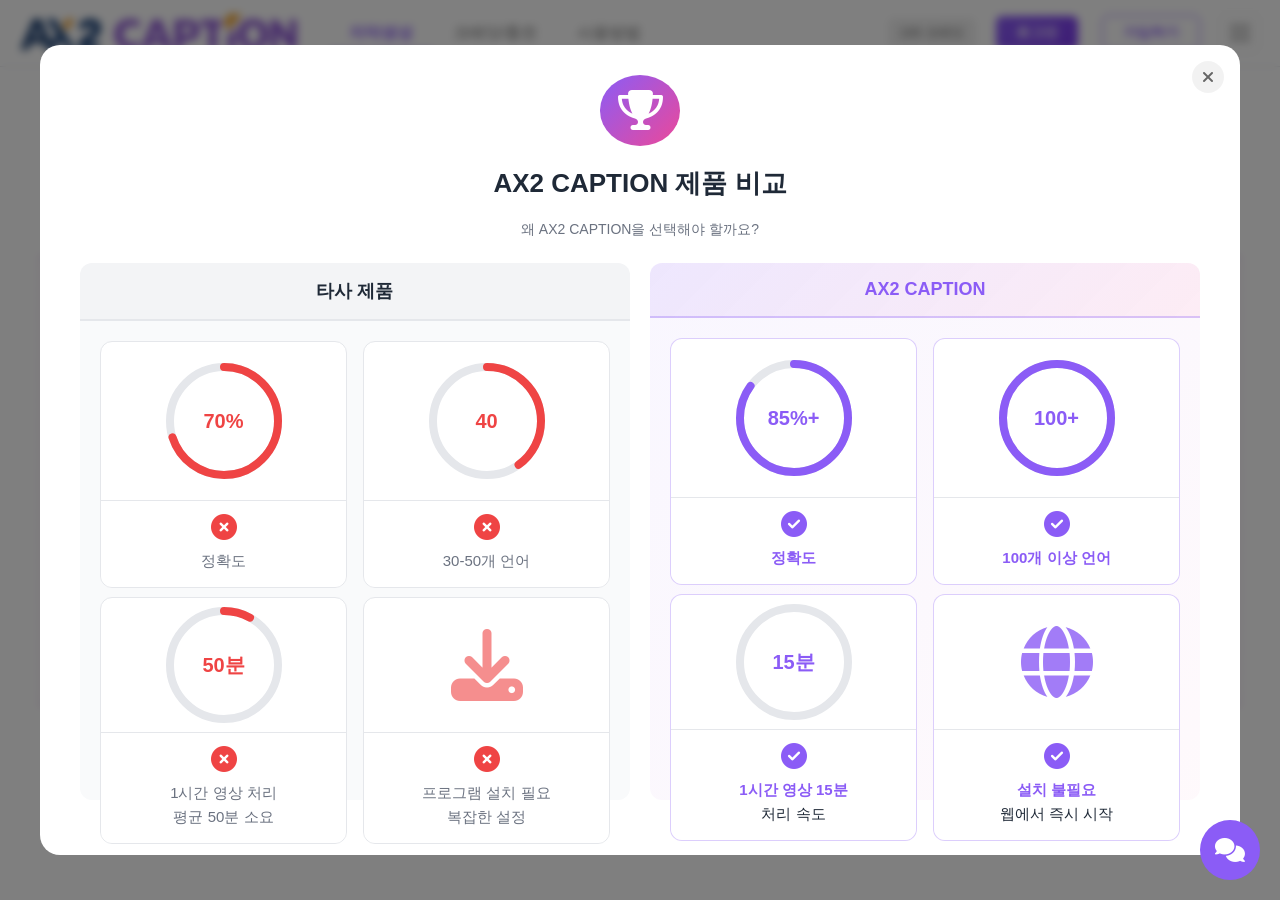
<file: index.html>
<!DOCTYPE html>
<html lang="ko">
<head>
    <meta charset="UTF-8">
    <meta name="viewport" content="width=device-width, initial-scale=1.0, maximum-scale=5.0, user-scalable=yes">
    <title>AX2 | AI 자동 번역 자막 생성</title>
    <link rel="icon" type="image/png" href="assets/image/AX.png">
    <link rel="stylesheet" href="styles.css">
    <link rel="stylesheet" href="https://cdnjs.cloudflare.com/ajax/libs/font-awesome/6.4.0/css/all.min.css">
</head>
<body>
    <!-- 네비게이션 바 플레이스홀더 -->
    <div id="nav-placeholder"></div>

    <!-- 메인 컨텐츠 -->
    <main class="main-container">
        <div class="content-wrapper">
            <!-- 중앙: 드롭존 및 영상 미리보기 -->
            <div class="left-panel">
                <!-- 제목 및 부제목 -->
                <div class="upload-section-header">
                    <h1 class="upload-title" data-i18n="main-title">강의 영상을 업로드하세요</h1>
                    <p class="upload-subtitle" data-i18n="main-subtitle">AI가 자동으로 자막을 생성하고 번역합니다.</p>
                </div>
                
                <!-- 드롭존 (업로드 전) -->
                <div class="drop-zone" id="dropZone">
                    <div class="drop-zone-content">
                        <div class="upload-icon-wrapper">
                            <img src="assets/image/cloud.png" alt="업로드" class="upload-icon">
                        </div>
                        <p class="drop-zone-text" data-i18n="upload-drag">여기로 파일을 드래그하거나 클릭하세요</p>
                        <p class="drop-zone-file-info" data-i18n="upload-info">MP4, MOV, AVI (최대 2GB)</p>
                    </div>
                    <input type="file" id="fileInput" accept="video/*" style="display: none;">
                </div>

            </div>
            </div>
        </div>
    </main>

    <!-- 번역 설정 모달 -->
    <div class="translation-modal" id="translationModal" style="display: none;">
        <div class="modal-backdrop" id="modalBackdrop"></div>
        <div class="modal-content-wrapper">
            <div class="right-panel" id="rightPanel">
                <div class="panel-header">
                    <h2 class="panel-title">
                    </h2>
                    <button class="modal-close-btn" id="closeTranslationModal">
                        <i class="fas fa-times"></i>
                    </button>
                </div>
                <!-- 비디오 미리보기 -->
                <div class="video-preview-container" id="videoPreviewContainer" style="display: none;">
                    <video class="video-preview" id="videoPreview" controls preload="metadata">
                        <source src="" type="video/mp4">
                    </video>
                </div>
                <div class="panel-content">
                    <!-- Original Language -->
                    <div class="setting-group">
                        <label class="setting-label">
                            <i class="fas fa-microphone"></i>
                            원본 언어
                        </label>
                        <div class="select-wrapper">
                            <select class="glass-select" id="originalLang">
                                <option value="auto" selected>자동 감지</option>
                                <option value="ko">한국어</option>
                                <option value="en">영어</option>
                                <option value="ja">일본어</option>
                                <option value="zh">중국어(간체)</option>
                                <option value="zh-TW">중국어(번체)</option>
                                <option value="es">스페인어</option>
                                <option value="fr">프랑스어</option>
                                <option value="de">독일어</option>
                                <option value="pt">포르투갈어</option>
                                <option value="it">이탈리아어</option>
                                <option value="ru">러시아어</option>
                                <option value="vi">베트남어</option>
                                <option value="th">태국어</option>
                                <option value="id">인도네시아어</option>
                                <option value="hi">힌디어</option>
                                <option value="ar">아랍어</option>
                                <option value="tr">터키어</option>
                                <option value="pl">폴란드어</option>
                                <option value="nl">네덜란드어</option>
                                <option value="sv">스웨덴어</option>
                                <option value="no">노르웨이어</option>
                                <option value="da">덴마크어</option>
                                <option value="fi">핀란드어</option>
                                <option value="cs">체코어</option>
                                <option value="hu">헝가리어</option>
                                <option value="el">그리스어</option>
                                <option value="he">히브리어</option>
                                <option value="uk">우크라이나어</option>
                                <option value="ms">말레이어</option>
                                <option value="ro">로마니아어</option>
                            </select>
                            <i class="fas fa-chevron-down select-arrow"></i>
                        </div>
                    </div>

                    <!-- Target Languages -->
                    <div class="setting-group">
                        <label class="setting-label">
                            <i class="fas fa-globe"></i>
                            번역 언어
                        </label>
                        <div class="language-chips" id="languageChips">
                            <button class="add-language-btn">
                                <i class="fas fa-plus"></i>
                                언어 추가
                            </button>
                        </div>
                    </div>

                    <!-- 크레딧 계산 기준 안내 -->
                    <div class="credit-info-text" id="creditInfoText" style="display: none;">
                        <i class="fas fa-info-circle"></i>
                        <span>영상 길이 6초당 1크레딧, 1분(60초)당 10 크레딧 기준, 번역 언어 추가시 10 크레딧</span>
                    </div>

                    <!-- Translate Now 버튼 -->
                    <button class="translate-btn" id="translateBtn">
                        <div class="translate-btn-content">
                            <span>번역하기</span>
                            <div class="credit-info-inline" id="creditInfoInline" style="display: none;">
                                <i class="fas fa-coins"></i>
                                <span class="credit-value" id="creditInfoValue">-</span>
                                <span class="credit-unit">크레딧</span>
                            </div>
                        </div>
                    </button>

                    <!-- 번역 진행률 표시 -->
                    <div class="translation-progress-container" id="translationProgressContainer" style="display: none;">
                        <div class="progress-info">
                            <span class="progress-text" id="progressText">번역 준비 중...</span>
                            <span class="progress-percent" id="progressPercent">0%</span>
                        </div>
                        <div class="progress-bar-container">
                            <div class="progress-bar-fill" id="progressBarFill" style="width: 0%"></div>
                        </div>
                    </div>

                </div>
            </div>
        </div>
    </div>

    <!-- 언어 선택 모달 -->
    <div class="language-modal" id="languageModal" style="display: none;">
        <div class="modal-content">
            <div class="modal-header">
                <h3>번역 언어 선택</h3>
                <button class="modal-close" id="closeModal">
                    <i class="fas fa-times"></i>
                </button>
            </div>
            <div class="modal-body">
                <div class="language-grid">
                    <div class="modal-language-item" data-lang="ko">
                        <span>한국어</span>
                    </div>
                    <div class="modal-language-item" data-lang="en">
                        <span>영어</span>
                    </div>
                    <div class="modal-language-item" data-lang="ja">
                        <span>일본어</span>
                    </div>
                    <div class="modal-language-item" data-lang="zh">
                        <span>중국어(간체)</span>
                    </div>
                    <div class="modal-language-item" data-lang="zh-TW">
                        <span>중국어(번체)</span>
                    </div>
                    <div class="modal-language-item" data-lang="es">
                        <span>스페인어</span>
                    </div>
                    <div class="modal-language-item" data-lang="fr">
                        <span>프랑스어</span>
                    </div>
                    <div class="modal-language-item" data-lang="de">
                        <span>독일어</span>
                    </div>
                    <div class="modal-language-item" data-lang="pt">
                        <span>포르투갈어</span>
                    </div>
                    <div class="modal-language-item" data-lang="it">
                        <span>이탈리아어</span>
                    </div>
                    <div class="modal-language-item" data-lang="ru">
                        <span>러시아어</span>
                    </div>
                    <div class="modal-language-item" data-lang="vi">
                        <span>베트남어</span>
                    </div>
                    <div class="modal-language-item" data-lang="th">
                        <span>태국어</span>
                    </div>
                    <div class="modal-language-item" data-lang="id">
                        <span>인도네시아어</span>
                    </div>
                    <div class="modal-language-item" data-lang="hi">
                        <span>힌디어</span>
                    </div>
                    <div class="modal-language-item" data-lang="ar">
                        <span>아랍어</span>
                    </div>
                    <div class="modal-language-item" data-lang="tr">
                        <span>터키어</span>
                    </div>
                    <div class="modal-language-item" data-lang="pl">
                        <span>폴란드어</span>
                    </div>
                    <div class="modal-language-item" data-lang="nl">
                        <span>네덜란드어</span>
                    </div>
                    <div class="modal-language-item" data-lang="sv">
                        <span>스웨덴어</span>
                    </div>
                    <div class="modal-language-item" data-lang="no">
                        <span>노르웨이어</span>
                    </div>
                    <div class="modal-language-item" data-lang="da">
                        <span>덴마크어</span>
                    </div>
                    <div class="modal-language-item" data-lang="fi">
                        <span>핀란드어</span>
                    </div>
                    <div class="modal-language-item" data-lang="cs">
                        <span>체코어</span>
                    </div>
                    <div class="modal-language-item" data-lang="hu">
                        <span>헝가리어</span>
                    </div>
                    <div class="modal-language-item" data-lang="el">
                        <span>그리스어</span>
                    </div>
                    <div class="modal-language-item" data-lang="he">
                        <span>히브리어</span>
                    </div>
                    <div class="modal-language-item" data-lang="uk">
                        <span>우크라이나어</span>
                    </div>
                    <div class="modal-language-item" data-lang="ms">
                        <span>말레이어</span>
                    </div>
                    <div class="modal-language-item" data-lang="ro">
                        <span>로마니아어</span>
                    </div>
                </div>
            </div>
        </div>
    </div>

    <!-- 팝업 광고 -->
    <div class="ad-popup-overlay" id="ad-popup-overlay">
        <div class="ad-popup">
            <button class="ad-popup-close" id="ad-popup-close">
                <i class="fas fa-times"></i>
            </button>
            <div class="ad-popup-content">
                <div class="ad-popup-icon">
                    <i class="fas fa-trophy"></i>
                </div>
                <h3 class="ad-popup-title">AX2 CAPTION 제품 비교</h3>
                <p class="ad-popup-subtitle">왜 AX2 CAPTION을 선택해야 할까요?</p>
                <div class="ad-popup-comparison-wrapper">
                    <div class="comparison-section competitor-section">
                        <div class="section-header">
                            <h4>타사 제품</h4>
                        </div>
                        <div class="comparison-grid-2x2">
                            <div class="comparison-card competitor-card">
                                <div class="card-graph">
                                    <div class="circular-progress" data-percent="70">
                                        <svg class="progress-ring" width="120" height="120">
                                            <circle class="progress-ring-circle-bg" cx="60" cy="60" r="54"></circle>
                                            <circle class="progress-ring-circle" cx="60" cy="60" r="54"></circle>
                                        </svg>
                                        <div class="progress-text">70%</div>
                                    </div>
                                </div>
                                <div class="card-content">
                                    <i class="fas fa-times-circle"></i>
                                    <span>정확도</span>
                                </div>
                            </div>
                            <div class="comparison-card competitor-card">
                                <div class="card-graph">
                                    <div class="circular-progress" data-percent="40">
                                        <svg class="progress-ring" width="120" height="120">
                                            <circle class="progress-ring-circle-bg" cx="60" cy="60" r="54"></circle>
                                            <circle class="progress-ring-circle" cx="60" cy="60" r="54"></circle>
                                        </svg>
                                        <div class="progress-text">40</div>
                                    </div>
                                </div>
                                <div class="card-content">
                                    <i class="fas fa-times-circle"></i>
                                    <span>30-50개 언어</span>
                                </div>
                            </div>
                            <div class="comparison-card competitor-card">
                                <div class="card-graph">
                                    <div class="circular-progress" data-percent="8">
                                        <svg class="progress-ring" width="120" height="120">
                                            <circle class="progress-ring-circle-bg" cx="60" cy="60" r="54"></circle>
                                            <circle class="progress-ring-circle" cx="60" cy="60" r="54"></circle>
                                        </svg>
                                        <div class="progress-text">50분</div>
                                    </div>
                                </div>
                                <div class="card-content">
                                    <i class="fas fa-times-circle"></i>
                                    <span>1시간 영상 처리<br>평균 50분 소요</span>
                                </div>
                            </div>
                            <div class="comparison-card competitor-card">
                                <div class="card-icon">
                                    <i class="fas fa-download"></i>
                                </div>
                                <div class="card-content">
                                    <i class="fas fa-times-circle"></i>
                                    <span>프로그램 설치 필요<br>복잡한 설정</span>
                                </div>
                            </div>
                        </div>
                    </div>
                    <div class="comparison-section ax2-section">
                        <div class="section-header">
                            <h4>AX2 CAPTION</h4>
                        </div>
                        <div class="comparison-grid-2x2">
                            <div class="comparison-card ax2-card">
                                <div class="card-graph">
                                    <div class="circular-progress" data-percent="85">
                                        <svg class="progress-ring" width="120" height="120">
                                            <circle class="progress-ring-circle-bg" cx="60" cy="60" r="54"></circle>
                                            <circle class="progress-ring-circle" cx="60" cy="60" r="54"></circle>
                                        </svg>
                                        <div class="progress-text">85%+</div>
                                    </div>
                                </div>
                                <div class="card-content">
                                    <i class="fas fa-check-circle"></i>
                                    <span><strong>정확도</strong></span>
                                </div>
                            </div>
                            <div class="comparison-card ax2-card">
                                <div class="card-graph">
                                    <div class="circular-progress" data-percent="100">
                                        <svg class="progress-ring" width="120" height="120">
                                            <circle class="progress-ring-circle-bg" cx="60" cy="60" r="54"></circle>
                                            <circle class="progress-ring-circle" cx="60" cy="60" r="54"></circle>
                                        </svg>
                                        <div class="progress-text">100+</div>
                                    </div>
                                </div>
                                <div class="card-content">
                                    <i class="fas fa-check-circle"></i>
                                    <span><strong>100개 이상 언어</strong></span>
                                </div>
                            </div>
                            <div class="comparison-card ax2-card">
                                <div class="card-graph">
                                    <div class="circular-progress" data-percent="25">
                                        <svg class="progress-ring" width="120" height="120">
                                            <circle class="progress-ring-circle-bg" cx="60" cy="60" r="54"></circle>
                                            <circle class="progress-ring-circle" cx="60" cy="60" r="54"></circle>
                                        </svg>
                                        <div class="progress-text">15분</div>
                                    </div>
                                </div>
                                <div class="card-content">
                                    <i class="fas fa-check-circle"></i>
                                    <span><strong>1시간 영상 15분</strong><br>처리 속도</span>
                                </div>
                            </div>
                            <div class="comparison-card ax2-card">
                                <div class="card-icon">
                                    <i class="fas fa-globe"></i>
                                </div>
                                <div class="card-content">
                                    <i class="fas fa-check-circle"></i>
                                    <span><strong>설치 불필요</strong><br>웹에서 즉시 시작</span>
                                </div>
                            </div>
                        </div>
                    </div>
                </div>
            </div>
        </div>
    </div>

    <script src="js/i18n.js" defer></script>
    <script src="js/nav-bar.js" defer></script>
    <script src="js/auth-state.js?v=20231211" defer></script>
    <script src="script.js?v=20231211" defer></script>
    
    <!-- 챗봇 -->
    <link rel="stylesheet" href="chatbot/chatbot.css">
    <script src="chatbot/data.js" defer></script>
    <script src="chatbot/chatbot.js" defer></script>
    <script>
        // 팝업 광고 표시
        document.addEventListener('DOMContentLoaded', function() {
            const popupOverlay = document.getElementById('ad-popup-overlay');
            const closeBtn = document.getElementById('ad-popup-close');
            const closeBtnSecondary = document.getElementById('ad-popup-close-btn');
            
            // 오늘 날짜 가져오기 (YYYY-MM-DD 형식)
            function getTodayDate() {
                const today = new Date();
                return today.toISOString().split('T')[0];
            }
            
            // 팝업을 표시해도 되는지 확인
            function shouldShowPopup() {
                const lastShownDate = localStorage.getItem('adPopupLastShown');
                const today = getTodayDate();
                
                // 오늘 날짜와 다르면 표시 가능
                if (lastShownDate !== today) {
                    return true;
                }
                
                return false;
            }
            
            // 원형 그래프 애니메이션
            function animateProgressBars() {
                const progressBars = document.querySelectorAll('.circular-progress');
                const circumference = 2 * Math.PI * 54; // radius = 54
                
                progressBars.forEach(function(bar, index) {
                    const percent = parseFloat(bar.getAttribute('data-percent'));
                    const circle = bar.querySelector('.progress-ring-circle');
                    const offset = circumference - (percent / 100) * circumference;
                    
                    setTimeout(function() {
                        circle.style.strokeDashoffset = offset;
                    }, index * 100);
                });
            }
            
            // 팝업 닫기 처리
            function closePopup() {
                popupOverlay.classList.remove('active');
                // 오늘 날짜 저장 (하루에 한 번만 표시)
                localStorage.setItem('adPopupLastShown', getTodayDate());
            }
            
            // 팝업 표시 여부 확인 후 표시
            if (shouldShowPopup()) {
                setTimeout(function() {
                    popupOverlay.classList.add('active');
                    // 그래프 애니메이션 시작
                    setTimeout(animateProgressBars, 300);
                }, 500);
            }
            
            // 닫기 버튼 이벤트
            if (closeBtn) {
                closeBtn.addEventListener('click', closePopup);
            }
            
            // 배경 클릭 시 닫기
            popupOverlay.addEventListener('click', function(e) {
                if (e.target === popupOverlay) {
                    closePopup();
                }
            });
        });
    </script>


    <!-- 번역 진행률 팝업 모달 -->
    <div class="translation-progress-modal" id="translationProgressModal" style="display: none;">
        <div class="modal-backdrop" id="progressModalBackdrop"></div>
        <div class="progress-modal-content">
            <div class="progress-modal-header">
                <h3 class="progress-modal-title">번역 진행 중</h3>
            </div>
            <div class="progress-modal-body">
                <div class="progress-info-large">
                    <div class="progress-percent-large" id="progressPercentLarge">0%</div>
                </div>
                <div class="progress-bar-container-large">
                    <div class="progress-bar-fill-large" id="progressBarFillLarge" style="width: 0%"></div>
                </div>
                <div class="progress-status-text" id="progressStatusText">번역 준비 중...</div>
            </div>
            <div class="progress-modal-footer">
                <button class="progress-modal-btn progress-modal-btn-cancel" id="progressModalCancelBtn">취소</button>
            </div>
        </div>
    </div>
</body>
</html>
</file>
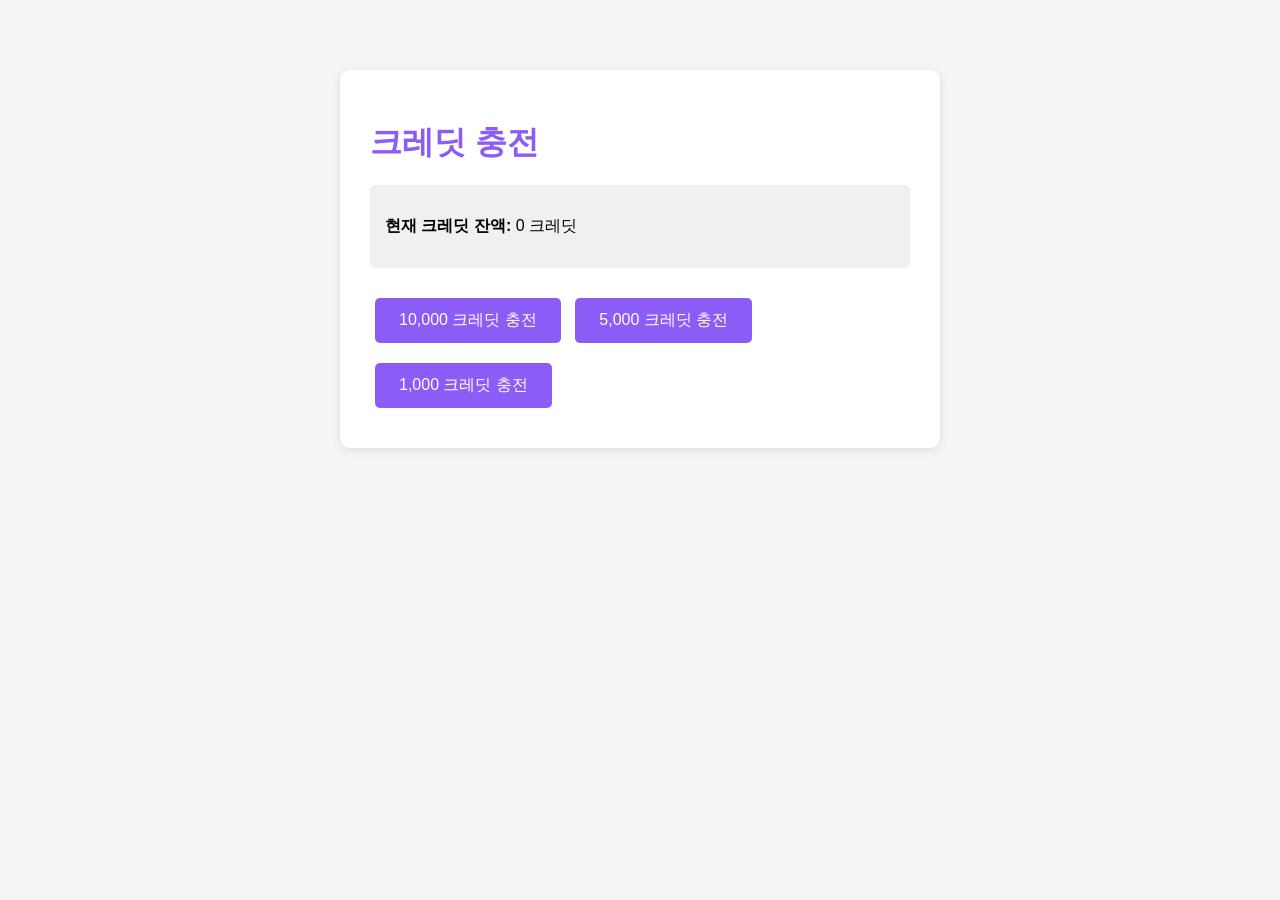
<file: charge_credits.html>
<!DOCTYPE html>
<html lang="ko">
<head>
    <meta charset="UTF-8">
    <meta name="viewport" content="width=device-width, initial-scale=1.0">
    <title>크레딧 충전</title>
    <style>
        body {
            font-family: Arial, sans-serif;
            max-width: 600px;
            margin: 50px auto;
            padding: 20px;
            background: #f5f5f5;
        }
        .container {
            background: white;
            padding: 30px;
            border-radius: 10px;
            box-shadow: 0 2px 10px rgba(0,0,0,0.1);
        }
        h1 {
            color: #8B5CF6;
            margin-bottom: 20px;
        }
        .info {
            background: #f0f0f0;
            padding: 15px;
            border-radius: 5px;
            margin: 20px 0;
        }
        button {
            background: #8B5CF6;
            color: white;
            border: none;
            padding: 12px 24px;
            border-radius: 5px;
            cursor: pointer;
            font-size: 16px;
            margin: 10px 5px;
        }
        button:hover {
            background: #764ba2;
        }
        .result {
            margin-top: 20px;
            padding: 15px;
            border-radius: 5px;
            display: none;
        }
        .success {
            background: #d4edda;
            color: #155724;
            border: 1px solid #c3e6cb;
        }
        .error {
            background: #f8d7da;
            color: #721c24;
            border: 1px solid #f5c6cb;
        }
    </style>
</head>
<body>
    <div class="container">
        <h1>크레딧 충전</h1>
        <div class="info">
            <p><strong>현재 크레딧 잔액:</strong> <span id="currentBalance">0</span> 크레딧</p>
        </div>
        <button onclick="chargeCredits(10000)">10,000 크레딧 충전</button>
        <button onclick="chargeCredits(5000)">5,000 크레딧 충전</button>
        <button onclick="chargeCredits(1000)">1,000 크레딧 충전</button>
        <div id="result" class="result"></div>
    </div>

    <script>
        // 현재 잔액 표시
        function updateBalance() {
            const balance = parseInt(localStorage.getItem('creditBalance') || '0');
            document.getElementById('currentBalance').textContent = balance.toLocaleString();
        }

        // 크레딧 충전 함수
        function chargeCredits(amount) {
            try {
                const currentBalance = parseInt(localStorage.getItem('creditBalance') || '0');
                const newBalance = currentBalance + amount;
                localStorage.setItem('creditBalance', newBalance.toString());

                // 총 충전 금액 업데이트
                const totalCharged = parseInt(localStorage.getItem('totalCharged') || '0');
                localStorage.setItem('totalCharged', (totalCharged + amount).toString());

                // 크레딧 내역 저장
                const creditHistory = JSON.parse(localStorage.getItem('creditHistory') || '[]');
                creditHistory.unshift({
                    date: new Date().toISOString(),
                    type: 'charge',
                    description: `${amount.toLocaleString()} 크레딧 충전`,
                    amount: amount,
                    balance: newBalance
                });
                localStorage.setItem('creditHistory', JSON.stringify(creditHistory));

                // 결과 표시
                const resultDiv = document.getElementById('result');
                resultDiv.className = 'result success';
                resultDiv.style.display = 'block';
                resultDiv.innerHTML = `
                    <strong>충전 완료!</strong><br>
                    충전된 크레딧: ${amount.toLocaleString()} 크레딧<br>
                    새로운 잔액: ${newBalance.toLocaleString()} 크레딧
                `;

                // 잔액 업데이트
                updateBalance();

                console.log(`크레딧 충전 완료: ${amount} 크레딧 (잔액: ${newBalance} 크레딧)`);
            } catch (error) {
                const resultDiv = document.getElementById('result');
                resultDiv.className = 'result error';
                resultDiv.style.display = 'block';
                resultDiv.innerHTML = `<strong>오류 발생:</strong> ${error.message}`;
                console.error('크레딧 충전 오류:', error);
            }
        }

        // 페이지 로드 시 잔액 표시
        updateBalance();
    </script>
</body>
</html>
</file>
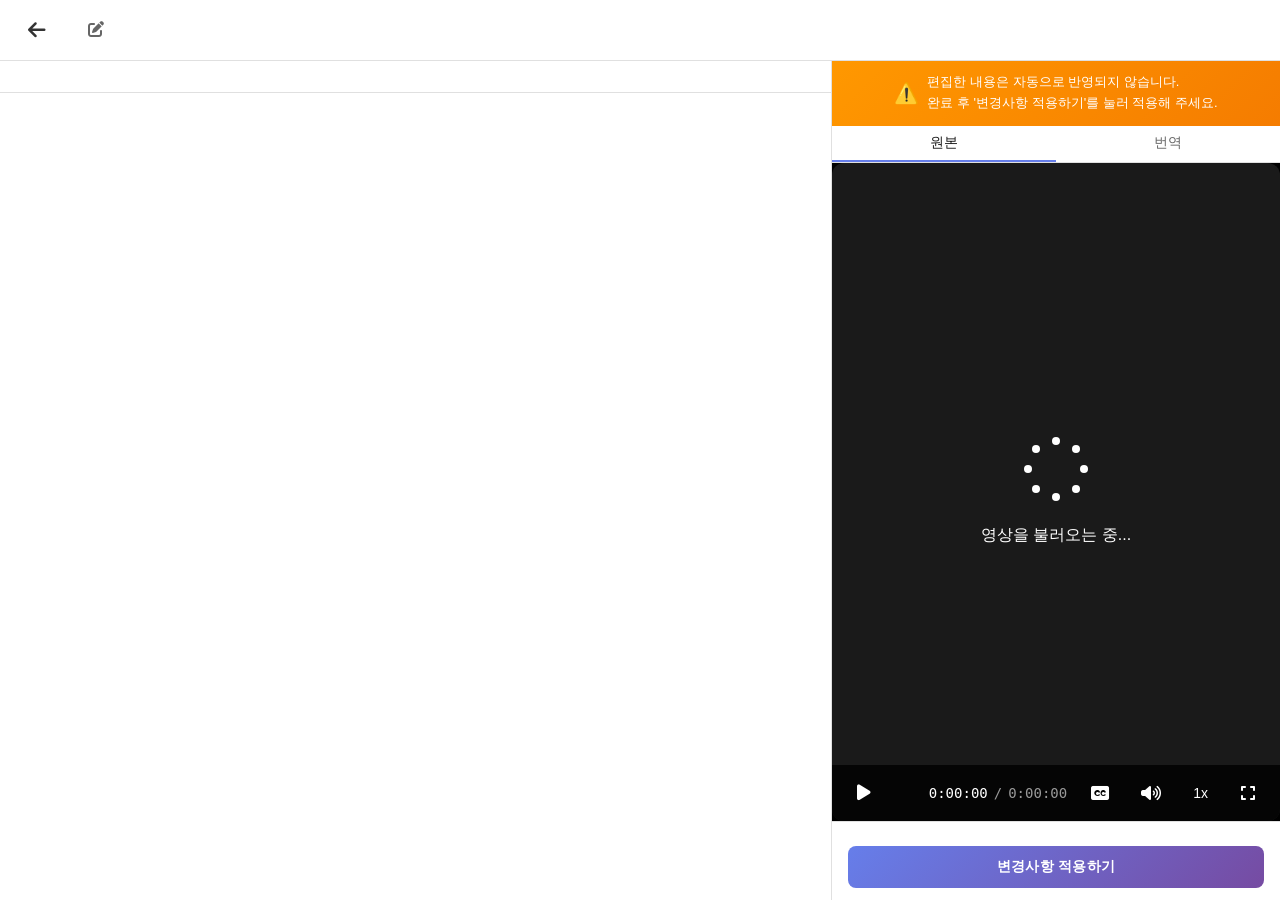
<file: html/edit.html>
<!DOCTYPE html>
<html lang="ko">
<head>
    <meta charset="UTF-8">
    <meta name="viewport" content="width=device-width, initial-scale=1.0, maximum-scale=5.0, user-scalable=yes">
    <title>AX2 | 강의 번역 편집</title>
    <link rel="icon" type="image/png" href="../assets/image/AX.png">
    <link rel="stylesheet" href="https://cdnjs.cloudflare.com/ajax/libs/font-awesome/6.4.0/css/all.min.css">
    <link rel="stylesheet" href="../styles.css">
    <link rel="stylesheet" href="../css/edit.css">
</head>
<body>
    <!-- 커스텀 헤더 -->
    <header class="edit-page-header">
        <div class="edit-header-content">
            <button class="back-btn" id="back-btn" onclick="window.location.href='storage.html'">
                <i class="fas fa-arrow-left"></i>
            </button>
            <div class="title-wrapper">
                <h1 class="edit-page-title" id="edit-page-title" contenteditable="false"></h1>
                <button class="edit-title-btn-header" id="edit-title-btn-header" title="제목 편집">
                    <i class="fas fa-edit"></i>
                </button>
            </div>
        </div>
    </header>
    
    <!-- 메인 콘텐츠 -->
    <div class="main-content">
        <!-- 좌측 편집 영역 -->
        <div class="edit-section">
            <div class="edit-header">
                <div class="language-tabs" id="language-tabs">
                    <!-- 언어 탭은 번역 설정에 따라 동적으로 생성됩니다 -->
                </div>
            </div>

            <div class="transcription-list" id="transcription-list">
                <!-- 텍스트 세그먼트들이 여기에 동적으로 추가됩니다 -->
            </div>
        </div>

        <!-- 우측 비디오 영역 -->
        <div class="video-section">
            <div class="warning-banner">
                편집한 내용은 자동으로 반영되지 않습니다. <br> 완료 후 '변경사항 적용하기'를 눌러 적용해 주세요.
            </div>

            <div class="video-tabs">
                <button class="video-tab active" data-tab="original">원본</button>
                <button class="video-tab" data-tab="translation">번역</button>
            </div>

            <div class="video-container">
                <!-- 비디오 로딩 화면 -->
                <div class="video-loading-screen" id="video-loading-screen" style="display: flex;">
                    <div class="loading-content">
                        <div class="loading-spinner">
                            <div class="spinner-dot"></div>
                            <div class="spinner-dot"></div>
                            <div class="spinner-dot"></div>
                            <div class="spinner-dot"></div>
                            <div class="spinner-dot"></div>
                            <div class="spinner-dot"></div>
                            <div class="spinner-dot"></div>
                            <div class="spinner-dot"></div>
                        </div>
                        <div class="loading-text">영상을 불러오는 중...</div>
                    </div>
                    <!-- 커스텀 비디오 컨트롤 바 (로딩 중에도 표시) -->
                    <div class="custom-video-controls" id="custom-video-controls">
                        <div class="video-controls-bar">
                            <button class="control-btn play-pause-btn" id="play-pause-btn">
                                <i class="fas fa-play"></i>
                            </button>
                            <div class="time-display">
                                <span class="current-time" id="current-time">0:00:00</span>
                                <span class="time-separator">/</span>
                                <span class="total-time" id="total-time">0:00:00</span>
                            </div>
                            <button class="control-btn cc-btn" id="cc-btn" title="자막">
                                <i class="fas fa-closed-captioning"></i>
                            </button>
                            <button class="control-btn volume-btn" id="volume-btn" title="볼륨">
                                <i class="fas fa-volume-up"></i>
                            </button>
                            <div class="playback-speed" id="playback-speed">1x</div>
                            <button class="control-btn fullscreen-btn" id="fullscreen-btn" title="전체화면">
                                <i class="fas fa-expand"></i>
                            </button>
                        </div>
                    </div>
                </div>
                
                <!-- 비디오 플레이어 (비디오가 로드되면 표시) -->
                <div class="video-player-wrapper" id="video-player-wrapper" style="display: none;">
                    <video class="video-player" id="video-player" preload="metadata">
                        <source src="" type="video/mp4">
                    </video>
                    <div class="subtitle-overlay" id="subtitle-overlay">
                        <div class="subtitle-text" id="subtitle-text"></div>
                    </div>
                </div>
                
                <!-- 비디오 로드 실패 placeholder -->
                <div class="video-placeholder" id="video-placeholder" style="display: none;">
                    <i class="fas fa-video-slash"></i>
                    <div>비디오를 불러올 수 없습니다</div>
                    <div style="font-size: 14px; color: #999999; margin-top: 8px;">비디오 파일이 없거나 로드할 수 없습니다.</div>
                </div>
            </div>

            <div class="video-controls">
                <div class="action-buttons">
                    <button class="action-btn apply-btn-inline" onclick="applyChanges()">
                        변경사항 적용하기
                    </button>
                </div>
            </div>
        </div>
    </div>


    <script src="../js/i18n.js" defer></script>
    <script src="../js/auth-state.js" defer></script>
    <script src="../js/edit.js" defer></script>
    <script src="../js/more-menu.js" defer></script>
    <script src="../js/language-selector.js" defer></script>
    <script>
        // 헤더 제목 동기화
        document.addEventListener('DOMContentLoaded', function() {
            const editPageTitle = document.getElementById('edit-page-title');
            const videoTitleText = document.getElementById('video-title-text');
            
            // 기존 제목 가져오기 (videoTitleText가 있으면 사용, 없으면 edit.js에서 로드된 제목 사용)
            if (videoTitleText && editPageTitle) {
                editPageTitle.textContent = videoTitleText.textContent;
            } else if (editPageTitle) {
                // edit.js에서 제목이 로드될 때까지 대기
                const checkTitle = setInterval(() => {
                    if (typeof currentVideo !== 'undefined' && currentVideo && currentVideo.title) {
                        editPageTitle.textContent = currentVideo.title;
                        clearInterval(checkTitle);
                    }
                }, 100);
                // 5초 후 타임아웃
                setTimeout(() => clearInterval(checkTitle), 5000);
            }
            
            // 더보기 메뉴 토글
            const moreMenuBtn = document.getElementById('moreMenuBtn');
            const moreMenuDropdown = document.getElementById('moreMenuDropdown');
            
            if (moreMenuBtn && moreMenuDropdown) {
                moreMenuBtn.addEventListener('click', function(e) {
                    e.stopPropagation();
                    
                    // 사용자 드롭다운 닫기
                    const userDropdown = document.querySelector('.user-dropdown-menu');
                    if (userDropdown) {
                        userDropdown.style.display = 'none';
                    }
                    
                    moreMenuDropdown.classList.toggle('active');
                });
                
                // 외부 클릭 시 메뉴 닫기
                document.addEventListener('click', function(e) {
                    if (!moreMenuBtn.contains(e.target) && !moreMenuDropdown.contains(e.target)) {
                        moreMenuDropdown.classList.remove('active');
                    }
                });
            }
            
            // 언어 설정 기능
            const languageOptions = document.querySelectorAll('.language-dropdown-menu .language-option');
            const currentLang = localStorage.getItem('siteLanguage') || 'ko';
            
            languageOptions.forEach(option => {
                const lang = option.getAttribute('data-lang');
                if (lang === currentLang) {
                    option.classList.add('active');
                    option.querySelector('.fa-check').style.display = 'inline-block';
                } else {
                    option.classList.remove('active');
                    option.querySelector('.fa-check').style.display = 'none';
                }
                
                option.addEventListener('click', function() {
                    const selectedLang = this.getAttribute('data-lang');
                    localStorage.setItem('siteLanguage', selectedLang);
                    
                    languageOptions.forEach(opt => {
                        opt.classList.remove('active');
                        opt.querySelector('.fa-check').style.display = 'none';
                    });
                    
                    this.classList.add('active');
                    this.querySelector('.fa-check').style.display = 'inline-block';
                });
            });
            
        });
        
        // 서브메뉴 호버 기능
        const helpMenuBtn = document.getElementById('helpMenuBtn');
        const languageMenuBtn = document.getElementById('languageMenuBtn');
        const helpSubmenu = document.getElementById('helpSubmenu');
        const languageSubmenu = document.getElementById('languageSubmenu');
        const megaMenuContent = document.querySelector('.mega-menu-content');
        
        // 서브메뉴 닫기 함수
        function closeAllSubmenus() {
            if (helpSubmenu) helpSubmenu.classList.remove('active');
            if (languageSubmenu) languageSubmenu.classList.remove('active');
            if (megaMenuContent) megaMenuContent.classList.remove('blurred');
        }
        
        if (helpMenuBtn && helpSubmenu) {
            let helpTimeout = null;
            
            helpMenuBtn.addEventListener('mouseenter', () => {
                if (helpTimeout) clearTimeout(helpTimeout);
                // 언어 서브메뉴 닫기
                if (languageSubmenu) {
                    languageSubmenu.classList.remove('active');
                }
                // 도움 서브메뉴 열기
                helpSubmenu.classList.add('active');
                if (megaMenuContent) megaMenuContent.classList.add('blurred');
            });
            
            helpMenuBtn.addEventListener('mouseleave', () => {
                helpTimeout = setTimeout(() => {
                    helpSubmenu.classList.remove('active');
                    if (megaMenuContent && !languageSubmenu.classList.contains('active')) {
                        megaMenuContent.classList.remove('blurred');
                    }
                }, 150);
            });
            
            helpSubmenu.addEventListener('mouseenter', () => {
                if (helpTimeout) clearTimeout(helpTimeout);
            });
            
            helpSubmenu.addEventListener('mouseleave', () => {
                helpSubmenu.classList.remove('active');
                if (megaMenuContent && !languageSubmenu.classList.contains('active')) {
                    megaMenuContent.classList.remove('blurred');
                }
            });
        }
        
        if (languageMenuBtn && languageSubmenu) {
            let languageTimeout = null;
            
            languageMenuBtn.addEventListener('mouseenter', () => {
                if (languageTimeout) clearTimeout(languageTimeout);
                // 도움 서브메뉴 닫기
                if (helpSubmenu) {
                    helpSubmenu.classList.remove('active');
                }
                // 언어 서브메뉴 열기
                languageSubmenu.classList.add('active');
                if (megaMenuContent) megaMenuContent.classList.add('blurred');
            });
            
            languageMenuBtn.addEventListener('mouseleave', () => {
                languageTimeout = setTimeout(() => {
                    languageSubmenu.classList.remove('active');
                    if (megaMenuContent && !helpSubmenu.classList.contains('active')) {
                        megaMenuContent.classList.remove('blurred');
                    }
                }, 150);
            });
            
            languageSubmenu.addEventListener('mouseenter', () => {
                if (languageTimeout) clearTimeout(languageTimeout);
            });
            
            languageSubmenu.addEventListener('mouseleave', () => {
                languageSubmenu.classList.remove('active');
                if (megaMenuContent && !helpSubmenu.classList.contains('active')) {
                    megaMenuContent.classList.remove('blurred');
                }
            });
            
            // 언어 옵션 클릭 이벤트
            const languageOptions = languageSubmenu.querySelectorAll('.language-option');
            languageOptions.forEach(option => {
                option.addEventListener('click', function(e) {
                    e.preventDefault();
                    e.stopPropagation();
                    
                    const selectedLang = this.getAttribute('data-lang');
                    if (!selectedLang) return;
                    
                    // localStorage에 저장 (모든 페이지에 적용)
                    localStorage.setItem('siteLanguage', selectedLang);
                    
                    // 모든 체크 아이콘 숨기기
                    languageOptions.forEach(opt => {
                        const checkIcon = opt.querySelector('.fa-check');
                        if (checkIcon) {
                            checkIcon.style.visibility = 'hidden';
                        }
                        opt.classList.remove('active');
                    });
                    
                    // 선택된 언어에 체크 표시
                    const checkIcon = this.querySelector('.fa-check');
                    if (checkIcon) {
                        checkIcon.style.visibility = 'visible';
                    }
                    this.classList.add('active');
                    
                    // i18n.js를 통한 언어 변경 (모든 페이지에 적용)
                    if (window.i18n && typeof window.i18n.setLanguage === 'function') {
                        window.i18n.setLanguage(selectedLang);
                    } else {
                        // i18n.js가 없으면 localStorage에 저장하고 페이지 새로고침
                        localStorage.setItem('siteLanguage', selectedLang);
                        window.location.reload();
                    }
                    
                    // 언어 변경 이벤트 발생 (다른 컴포넌트 업데이트)
                    const event = new CustomEvent('languageChanged', {
                        detail: { language: selectedLang },
                        bubbles: true
                    });
                    document.dispatchEvent(event);
                    
                    // HTML lang 속성 즉시 업데이트
                    document.documentElement.setAttribute('lang', selectedLang);
                });
            });
            
            // 초기 언어 선택 상태 복원
            const currentLang = localStorage.getItem('siteLanguage') || 'ko';
            languageOptions.forEach(option => {
                const lang = option.getAttribute('data-lang');
                if (lang === currentLang) {
                    const checkIcon = option.querySelector('.fa-check');
                    if (checkIcon) {
                        checkIcon.style.visibility = 'visible';
                    }
                    option.classList.add('active');
                } else {
                    const checkIcon = option.querySelector('.fa-check');
                    if (checkIcon) {
                        checkIcon.style.visibility = 'hidden';
                    }
                }
            });
        }
    </script>
</body>
</html>
</file>
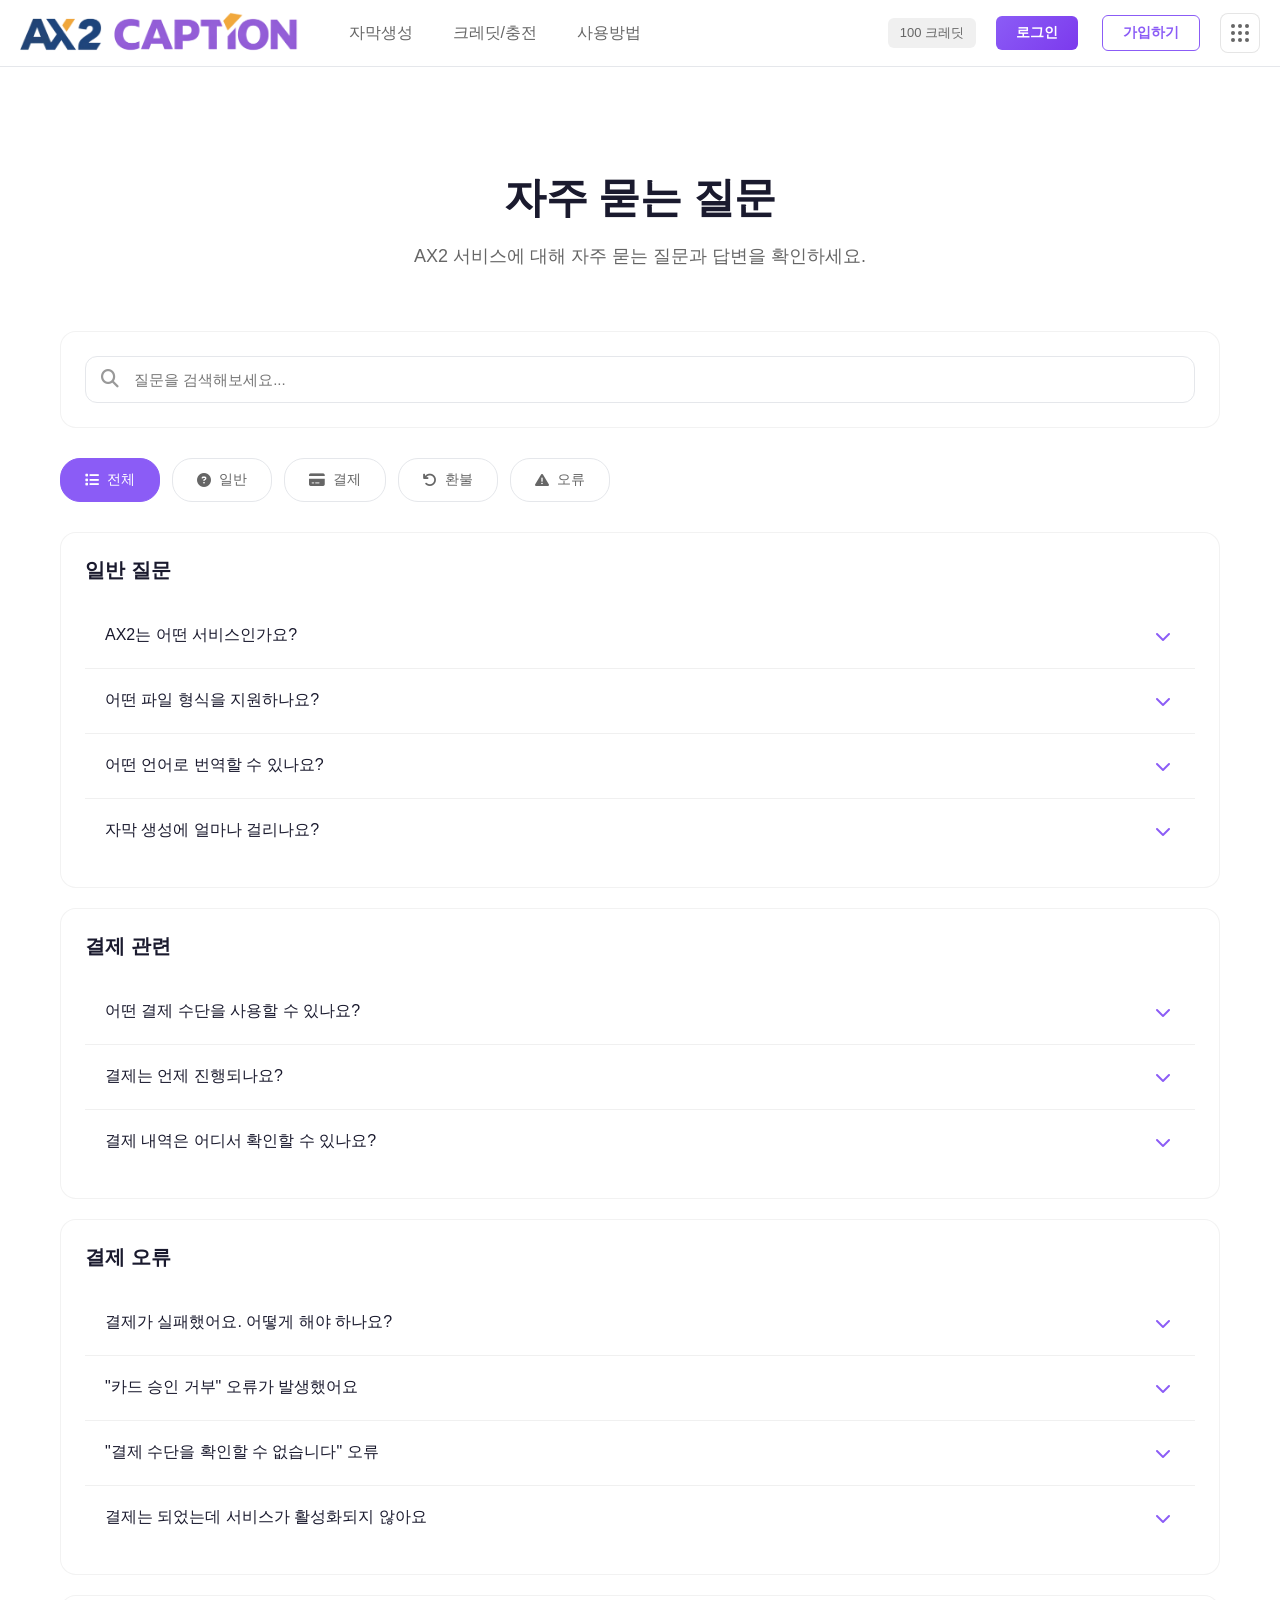
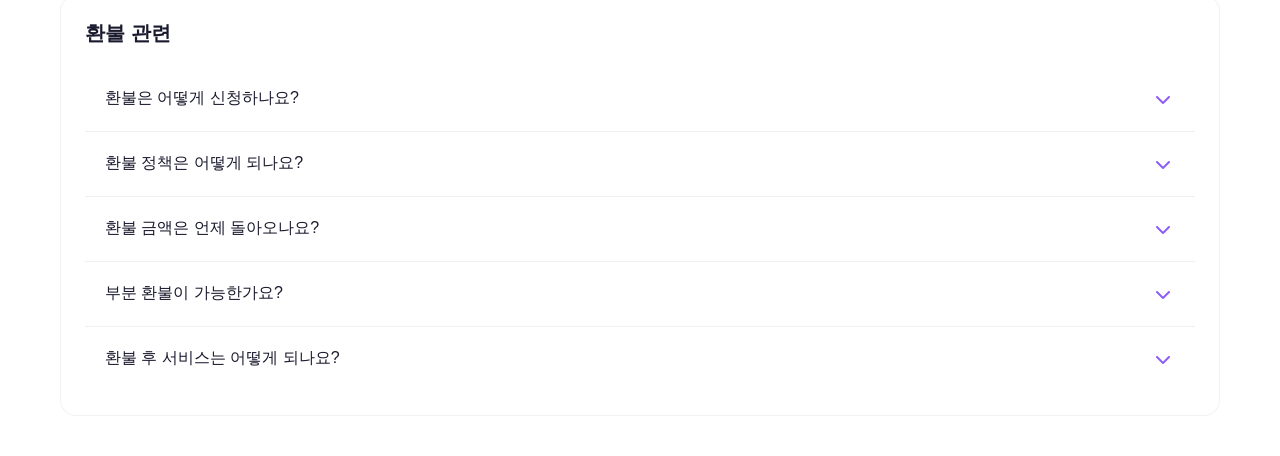
<file: html/faq.html>
<!DOCTYPE html>
<html lang="ko">
<head>
    <meta charset="UTF-8">
    <meta name="viewport" content="width=device-width, initial-scale=1.0, maximum-scale=5.0, user-scalable=yes">
    <title>AX2 | 자주 묻는 질문 (FAQ)</title>
    <link rel="icon" type="image/png" href="../assets/image/AX.png">
    <link rel="stylesheet" href="../styles.css">
    <link rel="stylesheet" href="https://cdnjs.cloudflare.com/ajax/libs/font-awesome/6.4.0/css/all.min.css">
    <style>
        .faq-container {
            max-width: 1200px;
            margin: 100px auto 40px;
            padding: 0 20px;
        }

        .page-title {
            font-size: 42px;
            font-weight: 800;
            color: #1a1a2e;
            margin-bottom: 16px;
            text-align: center;
            letter-spacing: -0.5px;
        }

        .page-subtitle {
            font-size: 18px;
            color: #666;
            margin-bottom: 60px;
            text-align: center;
            line-height: 1.6;
            max-width: 700px;
            margin-left: auto;
            margin-right: auto;
        }

        /* 카테고리 탭 */
        .category-tabs {
            display: flex;
            gap: 12px;
            margin-bottom: 30px;
            flex-wrap: wrap;
        }

        .category-tab {
            padding: 12px 24px;
            border: 1px solid #E5E7EB;
            background: white;
            border-radius: 20px;
            font-size: 14px;
            color: #666;
            cursor: pointer;
            transition: all 0.2s ease;
            display: flex;
            align-items: center;
            gap: 8px;
        }

        .category-tab:hover {
            border-color: #8B5CF6;
            color: #8B5CF6;
        }

        .category-tab.active {
            background: #8B5CF6;
            border-color: #8B5CF6;
            color: white;
        }

        .category-tab i {
            font-size: 14px;
        }

        /* FAQ 섹션 */
        .faq-section {
            background: #ffffff;
            border-radius: 16px;
            padding: 24px;
            margin-bottom: 20px;
            border: 1px solid rgba(0, 0, 0, 0.05);
        }

        .faq-section-title {
            font-size: 20px;
            font-weight: 600;
            color: #1a1a2e;
            margin-bottom: 20px;
            display: flex;
            align-items: center;
            gap: 12px;
        }

        .faq-section-title i {
            width: 40px;
            height: 40px;
            border-radius: 10px;
            display: flex;
            align-items: center;
            justify-content: center;
            font-size: 18px;
            color: white;
        }

        .faq-section-title i.purple { background: linear-gradient(135deg, #8B5CF6, #7C3AED); }
        .faq-section-title i.blue { background: linear-gradient(135deg, #8B5CF6, #7C3AED); }
        .faq-section-title i.green { background: linear-gradient(135deg, #14B8A6, #34D399); }
        .faq-section-title i.orange { background: linear-gradient(135deg, #F59E0B, #FBBF24); }
        .faq-section-title i.red { background: linear-gradient(135deg, #EF4444, #F87171); }

        /* FAQ 아이템 */
        .faq-item {
            border-bottom: 1px solid #f0f0f0;
            margin-bottom: 0;
        }

        .faq-item:last-child {
            border-bottom: none;
        }

        .faq-question {
            padding: 20px;
            cursor: pointer;
            display: flex;
            justify-content: space-between;
            align-items: center;
            transition: background 0.2s ease;
            border-radius: 8px;
        }

        .faq-question:hover {
            background: #f8f9fa;
        }

        .faq-question-text {
            font-size: 16px;
            font-weight: 500;
            color: #1a1a2e;
            flex: 1;
        }

        .faq-question-icon {
            width: 24px;
            height: 24px;
            display: flex;
            align-items: center;
            justify-content: center;
            color: #8B5CF6;
            transition: transform 0.3s ease;
            flex-shrink: 0;
            margin-left: 16px;
        }

        .faq-item.active .faq-question-icon {
            transform: rotate(180deg);
        }

        .faq-answer {
            max-height: 0;
            overflow: hidden;
            transition: max-height 0.3s ease, padding 0.3s ease;
            padding: 0 20px;
        }

        .faq-item.active .faq-answer {
            max-height: 1000px;
            padding: 0 20px 20px;
        }

        .faq-answer-content {
            font-size: 14px;
            color: #666;
            line-height: 1.8;
            padding-top: 10px;
        }

        .faq-answer-content ul {
            margin: 12px 0;
            padding-left: 24px;
        }

        .faq-answer-content li {
            margin-bottom: 8px;
        }

        /* 검색 바 */
        .search-bar {
            background: #ffffff;
            border-radius: 16px;
            padding: 24px;
            margin-bottom: 30px;
            border: 1px solid rgba(0, 0, 0, 0.05);
        }

        .search-input-wrapper {
            position: relative;
        }

        .search-input {
            width: 100%;
            padding: 14px 16px 14px 48px;
            border: 1px solid #E5E7EB;
            border-radius: 12px;
            font-size: 15px;
            color: #1a1a2e;
            transition: all 0.2s ease;
        }

        .search-input:focus {
            outline: none;
            border-color: #8B5CF6;
        }

        .search-icon {
            position: absolute;
            left: 16px;
            top: 50%;
            transform: translateY(-50%);
            color: #999;
            font-size: 18px;
        }

        /* 빈 상태 */
        .empty-state {
            text-align: center;
            padding: 60px 20px;
        }

        .empty-icon {
            width: 80px;
            height: 80px;
            background: #f0f0f0;
            border-radius: 50%;
            display: flex;
            align-items: center;
            justify-content: center;
            margin: 0 auto 20px;
            font-size: 32px;
            color: #999;
        }

        .empty-title {
            font-size: 18px;
            font-weight: 600;
            color: #1a1a2e;
            margin-bottom: 8px;
        }

        .empty-desc {
            font-size: 14px;
            color: #666;
        }

        /* 네비게이션 바는 styles.css의 기본 스타일 사용 */
        /* 배경 효과는 styles.css에서 제거됨 */

        body {
            background: #ffffff !important;
        }

        @media (max-width: 768px) {
            .faq-container {
                margin: 80px auto 40px;
                padding: 0 15px;
            }

            .page-title {
                font-size: 24px;
            }

            .category-tabs {
                gap: 8px;
            }

            .category-tab {
                padding: 10px 16px;
                font-size: 13px;
            }

            .faq-section {
                padding: 20px;
            }

            .faq-question {
                padding: 16px;
            }

            .faq-question-text {
                font-size: 15px;
            }
        }
    </style>
</head>
<body>
    <!-- 네비게이션 바 플레이스홀더 -->
    <div id="nav-placeholder"></div>

    <!-- 메인 컨텐츠 -->
    <div class="faq-container">
        <h1 class="page-title">자주 묻는 질문</h1>
        <p class="page-subtitle">AX2 서비스에 대해 자주 묻는 질문과 답변을 확인하세요.</p>

        <!-- 검색 바 -->
        <div class="search-bar">
            <div class="search-input-wrapper">
                <i class="fas fa-search search-icon"></i>
                <input type="text" class="search-input" id="searchInput" placeholder="질문을 검색해보세요...">
            </div>
        </div>

        <!-- 카테고리 탭 -->
        <div class="category-tabs">
            <div class="category-tab active" data-category="all">
                <i class="fas fa-list"></i>
                <span>전체</span>
            </div>
            <div class="category-tab" data-category="general">
                <i class="fas fa-question-circle"></i>
                <span>일반</span>
            </div>
            <div class="category-tab" data-category="payment">
                <i class="fas fa-credit-card"></i>
                <span>결제</span>
            </div>
            <div class="category-tab" data-category="refund">
                <i class="fas fa-undo"></i>
                <span>환불</span>
            </div>
            <div class="category-tab" data-category="error">
                <i class="fas fa-exclamation-triangle"></i>
                <span>오류</span>
            </div>
        </div>

        <!-- FAQ 섹션들 -->
        <div id="faqContent">
            <!-- 일반 질문 -->
            <div class="faq-section" data-category="general">
                <div class="faq-section-title">
                    <span>일반 질문</span>
                </div>
                <div class="faq-item">
                    <div class="faq-question">
                        <span class="faq-question-text">AX2는 어떤 서비스인가요?</span>
                        <i class="fas fa-chevron-down faq-question-icon"></i>
                    </div>
                    <div class="faq-answer">
                        <div class="faq-answer-content">
                            AX2는 AI 기반 실시간 자막 생성 및 번역 서비스입니다. 영상 파일을 업로드하면 자동으로 자막을 생성하고 여러 언어로 번역할 수 있습니다.
                        </div>
                    </div>
                </div>
                <div class="faq-item">
                    <div class="faq-question">
                        <span class="faq-question-text">어떤 파일 형식을 지원하나요?</span>
                        <i class="fas fa-chevron-down faq-question-icon"></i>
                    </div>
                    <div class="faq-answer">
                        <div class="faq-answer-content">
                            MP4, MOV, AVI 형식의 영상 파일을 지원하며, 최대 2GB까지 업로드 가능합니다.
                        </div>
                    </div>
                </div>
                <div class="faq-item">
                    <div class="faq-question">
                        <span class="faq-question-text">어떤 언어로 번역할 수 있나요?</span>
                        <i class="fas fa-chevron-down faq-question-icon"></i>
                    </div>
                    <div class="faq-answer">
                        <div class="faq-answer-content">
                            한국어, 영어, 일본어, 중국어, 독일어, 프랑스어 등 50개 이상의 언어를 지원합니다. 여러 언어를 동시에 번역할 수 있습니다.
                        </div>
                    </div>
                </div>
                <div class="faq-item">
                    <div class="faq-question">
                        <span class="faq-question-text">자막 생성에 얼마나 걸리나요?</span>
                        <i class="fas fa-chevron-down faq-question-icon"></i>
                    </div>
                    <div class="faq-answer">
                        <div class="faq-answer-content">
                            영상 길이에 따라 다르지만, 일반적으로 10분 영상의 경우 약 2-3분 정도 소요됩니다. 영상이 길수록 처리 시간이 증가합니다.
                        </div>
                    </div>
                </div>
            </div>

            <!-- 결제 관련 -->
            <div class="faq-section" data-category="payment">
                <div class="faq-section-title">
                    <span>결제 관련</span>
                </div>
                <div class="faq-item">
                    <div class="faq-question">
                        <span class="faq-question-text">어떤 결제 수단을 사용할 수 있나요?</span>
                        <i class="fas fa-chevron-down faq-question-icon"></i>
                    </div>
                    <div class="faq-answer">
                        <div class="faq-answer-content">
                            신용카드, 체크카드, 계좌이체, 간편결제(카카오페이, 네이버페이, 페이코) 등을 지원합니다.
                        </div>
                    </div>
                </div>
                <div class="faq-item">
                    <div class="faq-question">
                        <span class="faq-question-text">결제는 언제 진행되나요?</span>
                        <i class="fas fa-chevron-down faq-question-icon"></i>
                    </div>
                    <div class="faq-answer">
                        <div class="faq-answer-content">
                            구독 플랜의 경우 매월 자동 결제되며, 사용량 기반 플랜은 사용한 만큼 매월 말일 정산됩니다.
                        </div>
                    </div>
                </div>
                <div class="faq-item">
                    <div class="faq-question">
                        <span class="faq-question-text">결제 내역은 어디서 확인할 수 있나요?</span>
                        <i class="fas fa-chevron-down faq-question-icon"></i>
                    </div>
                    <div class="faq-answer">
                        <div class="faq-answer-content">
                            마이페이지의 결제 내역 메뉴에서 모든 결제 내역을 확인할 수 있습니다. 이메일로도 결제 영수증이 발송됩니다.
                        </div>
                    </div>
                </div>
            </div>

            <!-- 결제 오류 -->
            <div class="faq-section" data-category="error">
                <div class="faq-section-title">
                    <span>결제 오류</span>
                </div>
                <div class="faq-item">
                    <div class="faq-question">
                        <span class="faq-question-text">결제가 실패했어요. 어떻게 해야 하나요?</span>
                        <i class="fas fa-chevron-down faq-question-icon"></i>
                    </div>
                    <div class="faq-answer">
                        <div class="faq-answer-content">
                            결제 실패 시 다음 사항을 확인해주세요:
                            <ul>
                                <li>카드 한도 및 잔액 확인</li>
                                <li>카드 유효기간 확인</li>
                                <li>카드사 보안 프로그램 설치 여부</li>
                                <li>인터넷 연결 상태 확인</li>
                            </ul>
                            위 사항을 확인해도 문제가 지속되면 고객센터로 문의해주세요.
                        </div>
                    </div>
                </div>
                <div class="faq-item">
                    <div class="faq-question">
                        <span class="faq-question-text">"카드 승인 거부" 오류가 발생했어요</span>
                        <i class="fas fa-chevron-down faq-question-icon"></i>
                    </div>
                    <div class="faq-answer">
                        <div class="faq-answer-content">
                            카드 승인 거부는 다음과 같은 이유로 발생할 수 있습니다:
                            <ul>
                                <li>카드 한도 초과</li>
                                <li>카드사 보안 정책에 의한 일시적 거부</li>
                                <li>잘못된 카드 정보 입력</li>
                                <li>해외 결제 차단 설정</li>
                            </ul>
                            카드사에 문의하거나 다른 결제 수단을 사용해보세요.
                        </div>
                    </div>
                </div>
                <div class="faq-item">
                    <div class="faq-question">
                        <span class="faq-question-text">"결제 수단을 확인할 수 없습니다" 오류</span>
                        <i class="fas fa-chevron-down faq-question-icon"></i>
                    </div>
                    <div class="faq-answer">
                        <div class="faq-answer-content">
                            이 오류는 결제 정보가 올바르게 입력되지 않았거나, 결제 수단이 지원되지 않을 때 발생합니다. 카드 번호, 유효기간, CVV 번호를 다시 확인해주세요.
                        </div>
                    </div>
                </div>
                <div class="faq-item">
                    <div class="faq-question">
                        <span class="faq-question-text">결제는 되었는데 서비스가 활성화되지 않아요</span>
                        <i class="fas fa-chevron-down faq-question-icon"></i>
                    </div>
                    <div class="faq-answer">
                        <div class="faq-answer-content">
                            결제는 완료되었지만 서비스 활성화까지 최대 10분 정도 소요될 수 있습니다. 잠시 후 새로고침하거나 로그아웃 후 다시 로그인해보세요. 문제가 지속되면 고객센터로 문의해주세요.
                        </div>
                    </div>
                </div>
            </div>

            <!-- 환불 관련 -->
            <div class="faq-section" data-category="refund">
                <div class="faq-section-title">
                    <span>환불 관련</span>
                </div>
                <div class="faq-item">
                    <div class="faq-question">
                        <span class="faq-question-text">환불은 어떻게 신청하나요?</span>
                        <i class="fas fa-chevron-down faq-question-icon"></i>
                    </div>
                    <div class="faq-answer">
                        <div class="faq-answer-content">
                            마이페이지의 결제 내역에서 환불을 원하는 항목을 선택하고 환불 신청 버튼을 클릭하세요. 또는 고객센터로 직접 문의하실 수 있습니다.
                        </div>
                    </div>
                </div>
                <div class="faq-item">
                    <div class="faq-question">
                        <span class="faq-question-text">환불 정책은 어떻게 되나요?</span>
                        <i class="fas fa-chevron-down faq-question-icon"></i>
                    </div>
                    <div class="faq-answer">
                        <div class="faq-answer-content">
                            <ul>
                                <li><strong>구독 플랜:</strong> 결제일로부터 7일 이내 100% 환불 가능</li>
                                <li><strong>사용량 기반:</strong> 사용하지 않은 크레딧에 대해서만 환불 가능</li>
                                <li><strong>부분 환불:</strong> 사용한 부분을 제외한 나머지 금액 환불</li>
                            </ul>
                            환불 처리는 신청 후 영업일 기준 3-5일 소요됩니다.
                        </div>
                    </div>
                </div>
                <div class="faq-item">
                    <div class="faq-question">
                        <span class="faq-question-text">환불 금액은 언제 돌아오나요?</span>
                        <i class="fas fa-chevron-down faq-question-icon"></i>
                    </div>
                    <div class="faq-answer">
                        <div class="faq-answer-content">
                            환불 승인 후 결제 수단에 따라 다르지만, 일반적으로:
                            <ul>
                                <li>신용카드: 3-5영업일</li>
                                <li>체크카드: 1-3영업일</li>
                                <li>계좌이체: 1-2영업일</li>
                            </ul>
                            환불 진행 상황은 마이페이지에서 확인할 수 있습니다.
                        </div>
                    </div>
                </div>
                <div class="faq-item">
                    <div class="faq-question">
                        <span class="faq-question-text">부분 환불이 가능한가요?</span>
                        <i class="fas fa-chevron-down faq-question-icon"></i>
                    </div>
                    <div class="faq-answer">
                        <div class="faq-answer-content">
                            네, 가능합니다. 사용하지 않은 크레딧이나 남은 구독 기간에 대해서는 부분 환불이 가능합니다. 환불 신청 시 사용 내역을 확인하여 정확한 환불 금액을 계산해드립니다.
                        </div>
                    </div>
                </div>
                <div class="faq-item">
                    <div class="faq-question">
                        <span class="faq-question-text">환불 후 서비스는 어떻게 되나요?</span>
                        <i class="fas fa-chevron-down faq-question-icon"></i>
                    </div>
                    <div class="faq-answer">
                        <div class="faq-answer-content">
                            환불이 완료되면 해당 플랜의 서비스가 즉시 중단됩니다. 이미 생성된 자막 파일은 계속 사용할 수 있지만, 새로운 영상 처리는 불가능합니다.
                        </div>
                    </div>
                </div>
            </div>
        </div>

        <!-- 검색 결과 없음 -->
        <div class="empty-state" id="emptyState" style="display: none;">
            <div class="empty-icon">
                <i class="fas fa-search"></i>
            </div>
            <div class="empty-title">검색 결과가 없습니다</div>
            <div class="empty-desc">다른 검색어로 시도해보세요.</div>
        </div>
    </div>

    <script src="../js/i18n.js" defer></script>
    <script src="../js/nav-bar.js" defer></script>
    <script src="../js/auth-state.js" defer></script>
    <script src="../script.js" defer></script>
    <script>
        // FAQ 아코디언 기능
        document.addEventListener('DOMContentLoaded', function() {
            const faqQuestions = document.querySelectorAll('.faq-question');
            
            faqQuestions.forEach(question => {
                question.addEventListener('click', function() {
                    const faqItem = this.parentElement;
                    const isActive = faqItem.classList.contains('active');
                    
                    // 모든 FAQ 아이템 닫기
                    document.querySelectorAll('.faq-item').forEach(item => {
                        item.classList.remove('active');
                    });
                    
                    // 클릭한 아이템만 열기/닫기
                    if (!isActive) {
                        faqItem.classList.add('active');
                    }
                });
            });

            // 카테고리 탭 기능
            const categoryTabs = document.querySelectorAll('.category-tab');
            const faqSections = document.querySelectorAll('.faq-section');
            
            categoryTabs.forEach(tab => {
                tab.addEventListener('click', function() {
                    // 탭 활성화
                    categoryTabs.forEach(t => t.classList.remove('active'));
                    this.classList.add('active');
                    
                    const category = this.getAttribute('data-category');
                    
                    // 섹션 필터링
                    faqSections.forEach(section => {
                        if (category === 'all' || section.getAttribute('data-category') === category) {
                            section.style.display = 'block';
                        } else {
                            section.style.display = 'none';
                        }
                    });
                    
                    // 검색 결과 초기화
                    document.getElementById('searchInput').value = '';
                    checkEmptyState();
                });
            });

            // 검색 기능
            const searchInput = document.getElementById('searchInput');
            searchInput.addEventListener('input', function() {
                const searchTerm = this.value.toLowerCase().trim();
                const faqItems = document.querySelectorAll('.faq-item');
                let hasResults = false;
                
                faqItems.forEach(item => {
                    const questionText = item.querySelector('.faq-question-text').textContent.toLowerCase();
                    const answerText = item.querySelector('.faq-answer-content').textContent.toLowerCase();
                    
                    if (questionText.includes(searchTerm) || answerText.includes(searchTerm)) {
                        item.style.display = 'block';
                        hasResults = true;
                    } else {
                        item.style.display = 'none';
                    }
                });
                
                // 섹션 표시/숨김
                faqSections.forEach(section => {
                    const visibleItems = section.querySelectorAll('.faq-item[style*="block"], .faq-item:not([style*="none"])');
                    if (visibleItems.length > 0) {
                        section.style.display = 'block';
                    } else {
                        section.style.display = 'none';
                    }
                });
                
                checkEmptyState();
            });

            function checkEmptyState() {
                const visibleSections = Array.from(faqSections).filter(s => s.style.display !== 'none');
                const emptyState = document.getElementById('emptyState');
                
                if (visibleSections.length === 0) {
                    emptyState.style.display = 'block';
                } else {
                    emptyState.style.display = 'none';
                }
            }
        });
    </script>
</body>
</html>
</file>
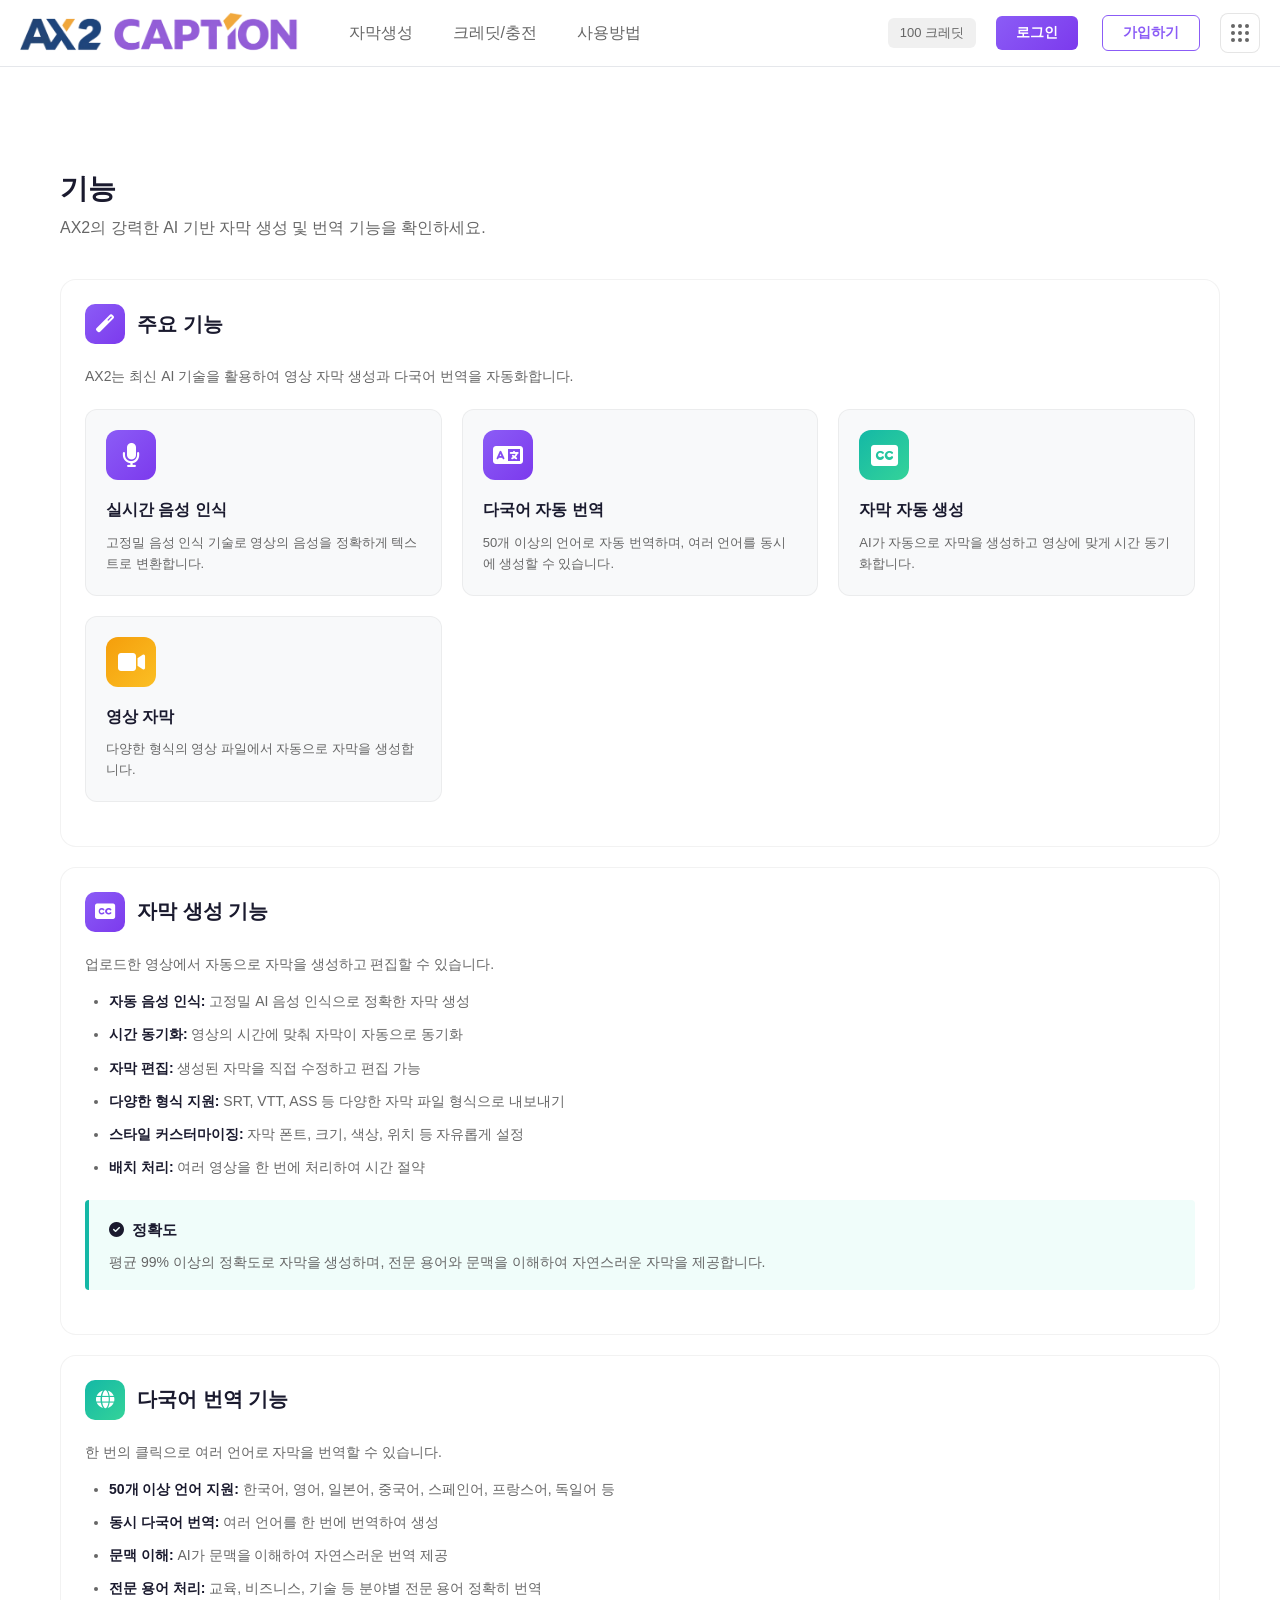
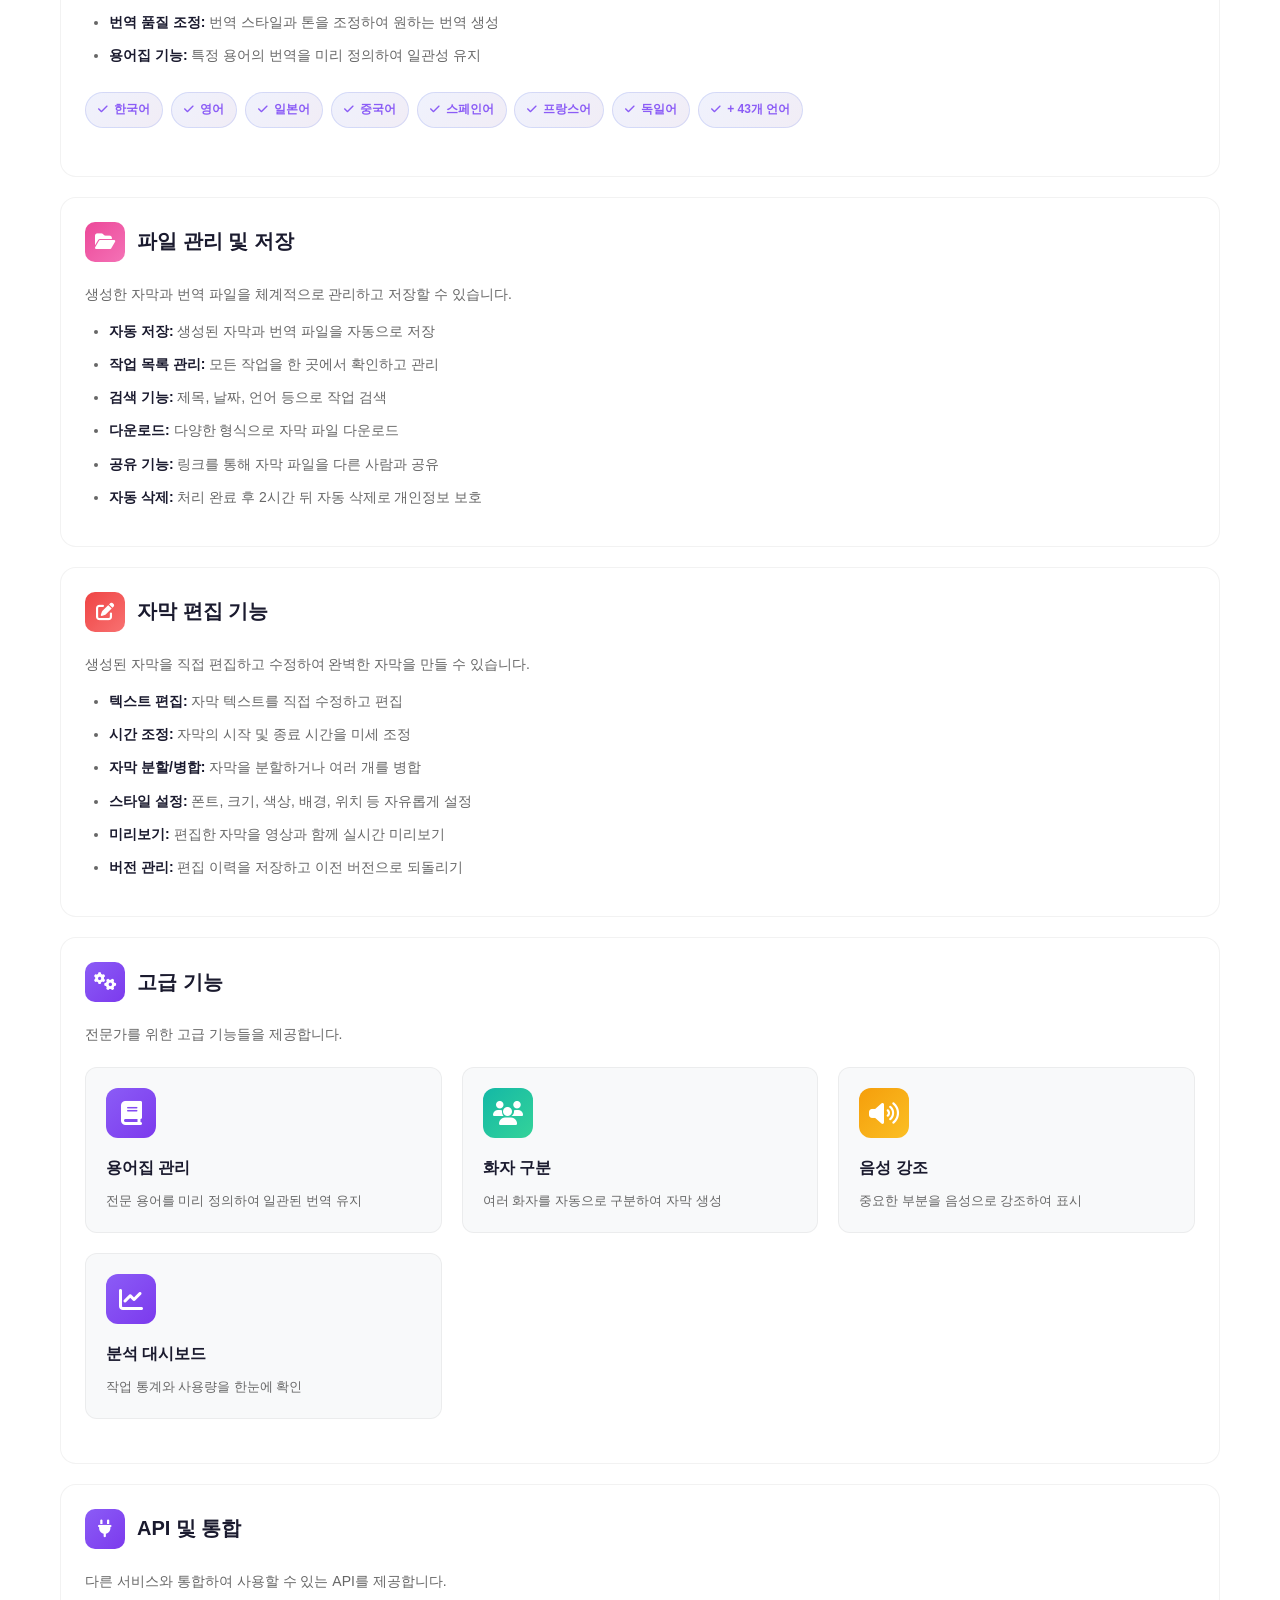
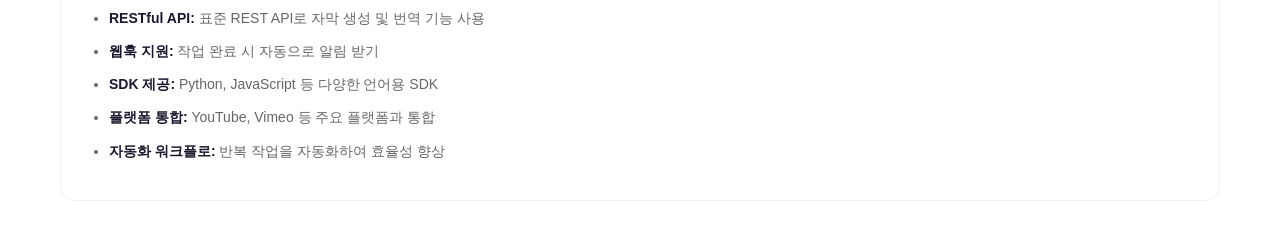
<file: html/features.html>
<!DOCTYPE html>
<html lang="ko">
<head>
    <meta charset="UTF-8">
    <meta name="viewport" content="width=device-width, initial-scale=1.0, maximum-scale=5.0, user-scalable=yes">
    <title>AX2 | 주요 기능</title>
    <link rel="icon" type="image/png" href="../assets/image/AX.png">
    <link rel="stylesheet" href="../styles.css">
    <link rel="stylesheet" href="https://cdnjs.cloudflare.com/ajax/libs/font-awesome/6.4.0/css/all.min.css">
    <style>
        .features-container {
            max-width: 1200px;
            margin: 100px auto 40px;
            padding: 0 20px;
        }

        .page-title {
            font-size: 28px;
            font-weight: 700;
            color: #1a1a2e;
            margin-bottom: 10px;
        }

        .page-subtitle {
            font-size: 16px;
            color: #666;
            margin-bottom: 40px;
        }

        /* 기능 섹션 */
        .feature-section {
            background: #ffffff;
            border-radius: 16px;
            padding: 24px;
            margin-bottom: 20px;
            border: 1px solid rgba(0, 0, 0, 0.05);
        }

        .feature-section-title {
            font-size: 20px;
            font-weight: 600;
            color: #1a1a2e;
            margin-bottom: 20px;
            display: flex;
            align-items: center;
            gap: 12px;
        }

        .feature-section-title i {
            width: 40px;
            height: 40px;
            border-radius: 10px;
            display: flex;
            align-items: center;
            justify-content: center;
            font-size: 18px;
            color: white;
        }

        .feature-section-title i.purple { background: linear-gradient(135deg, #8B5CF6, #7C3AED); }
        .feature-section-title i.blue { background: linear-gradient(135deg, #8B5CF6, #7C3AED); }
        .feature-section-title i.green { background: linear-gradient(135deg, #14B8A6, #34D399); }
        .feature-section-title i.orange { background: linear-gradient(135deg, #F59E0B, #FBBF24); }
        .feature-section-title i.red { background: linear-gradient(135deg, #EF4444, #F87171); }
        .feature-section-title i.pink { background: linear-gradient(135deg, #EC4899, #F472B6); }

        .feature-content {
            font-size: 14px;
            color: #666;
            line-height: 1.8;
        }

        .feature-content ul {
            margin: 12px 0;
            padding-left: 24px;
        }

        .feature-content li {
            margin-bottom: 8px;
        }

        .feature-content strong {
            color: #1a1a2e;
            font-weight: 600;
        }

        /* 기능 카드 그리드 */
        .feature-grid {
            display: grid;
            grid-template-columns: repeat(auto-fit, minmax(280px, 1fr));
            gap: 20px;
            margin: 20px 0;
        }

        .feature-card {
            background: #f8f9fa;
            border-radius: 12px;
            padding: 20px;
            border: 1px solid rgba(0, 0, 0, 0.05);
            transition: all 0.3s ease;
        }

        .feature-card:hover {
            transform: translateY(-4px);
            box-shadow: 0 4px 12px rgba(0, 0, 0, 0.08);
        }

        .feature-card-icon {
            width: 50px;
            height: 50px;
            border-radius: 12px;
            display: flex;
            align-items: center;
            justify-content: center;
            font-size: 24px;
            color: white;
            margin-bottom: 16px;
        }

        .feature-card-icon.purple { background: linear-gradient(135deg, #8B5CF6, #7C3AED); }
        .feature-card-icon.blue { background: linear-gradient(135deg, #8B5CF6, #7C3AED); }
        .feature-card-icon.green { background: linear-gradient(135deg, #14B8A6, #34D399); }
        .feature-card-icon.orange { background: linear-gradient(135deg, #F59E0B, #FBBF24); }

        .feature-card-title {
            font-size: 16px;
            font-weight: 600;
            color: #1a1a2e;
            margin-bottom: 8px;
        }

        .feature-card-desc {
            font-size: 13px;
            color: #666;
            line-height: 1.6;
        }

        /* 하이라이트 박스 */
        .highlight-box {
            background: #f8f9fa;
            border-left: 4px solid #8B5CF6;
            padding: 16px 20px;
            margin: 20px 0;
            border-radius: 4px;
        }

        .highlight-box.success {
            border-left-color: #14B8A6;
            background: #f0fdfa;
        }

        .highlight-box-title {
            font-size: 15px;
            font-weight: 600;
            color: #1a1a2e;
            margin-bottom: 8px;
            display: flex;
            align-items: center;
            gap: 8px;
        }

        .highlight-box-content {
            font-size: 14px;
            color: #666;
            line-height: 1.6;
        }

        /* 기능 배지 */
        .feature-badge {
            display: inline-flex;
            align-items: center;
            gap: 6px;
            padding: 6px 12px;
            background: linear-gradient(135deg, rgba(102, 126, 234, 0.1), rgba(118, 75, 162, 0.1));
            border: 1px solid rgba(102, 126, 234, 0.2);
            border-radius: 20px;
            font-size: 12px;
            font-weight: 600;
            color: #8B5CF6;
            margin: 4px 4px 4px 0;
        }

        .feature-badge i {
            font-size: 11px;
        }

        /* 네비게이션 바는 styles.css의 기본 스타일 사용 */
        /* 배경 효과는 styles.css에서 제거됨 */

        body {
            background: #ffffff !important;
        }

        @media (max-width: 768px) {
            .features-container {
                margin: 80px auto 40px;
                padding: 0 15px;
            }

            .page-title {
                font-size: 24px;
            }

            .feature-section {
                padding: 20px;
            }

            .feature-grid {
                grid-template-columns: 1fr;
            }
        }
    </style>
</head>
<body>
    <!-- 네비게이션 바 플레이스홀더 -->
    <div id="nav-placeholder"></div>

    <!-- 메인 컨텐츠 -->
    <div class="features-container">
        <h1 class="page-title">기능</h1>
        <p class="page-subtitle">AX2의 강력한 AI 기반 자막 생성 및 번역 기능을 확인하세요.</p>

        <!-- 주요 기능 -->
        <div class="feature-section">
            <div class="feature-section-title">
                <i class="fas fa-magic purple"></i>
                <span>주요 기능</span>
            </div>
            <div class="feature-content">
                <p>AX2는 최신 AI 기술을 활용하여 영상 자막 생성과 다국어 번역을 자동화합니다.</p>
                
                <div class="feature-grid">
                    <div class="feature-card">
                        <div class="feature-card-icon purple">
                            <i class="fas fa-microphone"></i>
                        </div>
                        <div class="feature-card-title">실시간 음성 인식</div>
                        <div class="feature-card-desc">고정밀 음성 인식 기술로 영상의 음성을 정확하게 텍스트로 변환합니다.</div>
                    </div>
                    <div class="feature-card">
                        <div class="feature-card-icon blue">
                            <i class="fas fa-language"></i>
                        </div>
                        <div class="feature-card-title">다국어 자동 번역</div>
                        <div class="feature-card-desc">50개 이상의 언어로 자동 번역하며, 여러 언어를 동시에 생성할 수 있습니다.</div>
                    </div>
                    <div class="feature-card">
                        <div class="feature-card-icon green">
                            <i class="fas fa-closed-captioning"></i>
                        </div>
                        <div class="feature-card-title">자막 자동 생성</div>
                        <div class="feature-card-desc">AI가 자동으로 자막을 생성하고 영상에 맞게 시간 동기화합니다.</div>
                    </div>
                    <div class="feature-card">
                        <div class="feature-card-icon orange">
                            <i class="fas fa-video"></i>
                        </div>
                        <div class="feature-card-title">영상 자막</div>
                        <div class="feature-card-desc">다양한 형식의 영상 파일에서 자동으로 자막을 생성합니다.</div>
                    </div>
                </div>
            </div>
        </div>

        <!-- 자막 생성 기능 -->
        <div class="feature-section">
            <div class="feature-section-title">
                <i class="fas fa-closed-captioning blue"></i>
                <span>자막 생성 기능</span>
            </div>
            <div class="feature-content">
                <p>업로드한 영상에서 자동으로 자막을 생성하고 편집할 수 있습니다.</p>
                
                <ul>
                    <li><strong>자동 음성 인식:</strong> 고정밀 AI 음성 인식으로 정확한 자막 생성</li>
                    <li><strong>시간 동기화:</strong> 영상의 시간에 맞춰 자막이 자동으로 동기화</li>
                    <li><strong>자막 편집:</strong> 생성된 자막을 직접 수정하고 편집 가능</li>
                    <li><strong>다양한 형식 지원:</strong> SRT, VTT, ASS 등 다양한 자막 파일 형식으로 내보내기</li>
                    <li><strong>스타일 커스터마이징:</strong> 자막 폰트, 크기, 색상, 위치 등 자유롭게 설정</li>
                    <li><strong>배치 처리:</strong> 여러 영상을 한 번에 처리하여 시간 절약</li>
                </ul>

                <div class="highlight-box success">
                    <div class="highlight-box-title">
                        <i class="fas fa-check-circle"></i>
                        <span>정확도</span>
                    </div>
                    <div class="highlight-box-content">
                        평균 99% 이상의 정확도로 자막을 생성하며, 전문 용어와 문맥을 이해하여 자연스러운 자막을 제공합니다.
                    </div>
                </div>
            </div>
        </div>

        <!-- 번역 기능 -->
        <div class="feature-section">
            <div class="feature-section-title">
                <i class="fas fa-globe green"></i>
                <span>다국어 번역 기능</span>
            </div>
            <div class="feature-content">
                <p>한 번의 클릭으로 여러 언어로 자막을 번역할 수 있습니다.</p>
                
                <ul>
                    <li><strong>50개 이상 언어 지원:</strong> 한국어, 영어, 일본어, 중국어, 스페인어, 프랑스어, 독일어 등</li>
                    <li><strong>동시 다국어 번역:</strong> 여러 언어를 한 번에 번역하여 생성</li>
                    <li><strong>문맥 이해:</strong> AI가 문맥을 이해하여 자연스러운 번역 제공</li>
                    <li><strong>전문 용어 처리:</strong> 교육, 비즈니스, 기술 등 분야별 전문 용어 정확히 번역</li>
                    <li><strong>번역 품질 조정:</strong> 번역 스타일과 톤을 조정하여 원하는 번역 생성</li>
                    <li><strong>용어집 기능:</strong> 특정 용어의 번역을 미리 정의하여 일관성 유지</li>
                </ul>

                <div style="margin: 20px 0;">
                    <span class="feature-badge"><i class="fas fa-check"></i> 한국어</span>
                    <span class="feature-badge"><i class="fas fa-check"></i> 영어</span>
                    <span class="feature-badge"><i class="fas fa-check"></i> 일본어</span>
                    <span class="feature-badge"><i class="fas fa-check"></i> 중국어</span>
                    <span class="feature-badge"><i class="fas fa-check"></i> 스페인어</span>
                    <span class="feature-badge"><i class="fas fa-check"></i> 프랑스어</span>
                    <span class="feature-badge"><i class="fas fa-check"></i> 독일어</span>
                    <span class="feature-badge"><i class="fas fa-check"></i> + 43개 언어</span>
                </div>
            </div>
        </div>

        <!-- 파일 관리 기능 -->
        <div class="feature-section">
            <div class="feature-section-title">
                <i class="fas fa-folder-open pink"></i>
                <span>파일 관리 및 저장</span>
            </div>
            <div class="feature-content">
                <p>생성한 자막과 번역 파일을 체계적으로 관리하고 저장할 수 있습니다.</p>
                
                <ul>
                    <li><strong>자동 저장:</strong> 생성된 자막과 번역 파일을 자동으로 저장</li>
                    <li><strong>작업 목록 관리:</strong> 모든 작업을 한 곳에서 확인하고 관리</li>
                    <li><strong>검색 기능:</strong> 제목, 날짜, 언어 등으로 작업 검색</li>
                    <li><strong>다운로드:</strong> 다양한 형식으로 자막 파일 다운로드</li>
                    <li><strong>공유 기능:</strong> 링크를 통해 자막 파일을 다른 사람과 공유</li>
                    <li><strong>자동 삭제:</strong> 처리 완료 후 2시간 뒤 자동 삭제로 개인정보 보호</li>
                </ul>
            </div>
        </div>

        <!-- 편집 기능 -->
        <div class="feature-section">
            <div class="feature-section-title">
                <i class="fas fa-edit red"></i>
                <span>자막 편집 기능</span>
            </div>
            <div class="feature-content">
                <p>생성된 자막을 직접 편집하고 수정하여 완벽한 자막을 만들 수 있습니다.</p>
                
                <ul>
                    <li><strong>텍스트 편집:</strong> 자막 텍스트를 직접 수정하고 편집</li>
                    <li><strong>시간 조정:</strong> 자막의 시작 및 종료 시간을 미세 조정</li>
                    <li><strong>자막 분할/병합:</strong> 자막을 분할하거나 여러 개를 병합</li>
                    <li><strong>스타일 설정:</strong> 폰트, 크기, 색상, 배경, 위치 등 자유롭게 설정</li>
                    <li><strong>미리보기:</strong> 편집한 자막을 영상과 함께 실시간 미리보기</li>
                    <li><strong>버전 관리:</strong> 편집 이력을 저장하고 이전 버전으로 되돌리기</li>
                </ul>
            </div>
        </div>

        <!-- 고급 기능 -->
        <div class="feature-section">
            <div class="feature-section-title">
                <i class="fas fa-cogs purple"></i>
                <span>고급 기능</span>
            </div>
            <div class="feature-content">
                <p>전문가를 위한 고급 기능들을 제공합니다.</p>
                
                <div class="feature-grid">
                    <div class="feature-card">
                        <div class="feature-card-icon blue">
                            <i class="fas fa-book"></i>
                        </div>
                        <div class="feature-card-title">용어집 관리</div>
                        <div class="feature-card-desc">전문 용어를 미리 정의하여 일관된 번역 유지</div>
                    </div>
                    <div class="feature-card">
                        <div class="feature-card-icon green">
                            <i class="fas fa-users"></i>
                        </div>
                        <div class="feature-card-title">화자 구분</div>
                        <div class="feature-card-desc">여러 화자를 자동으로 구분하여 자막 생성</div>
                    </div>
                    <div class="feature-card">
                        <div class="feature-card-icon orange">
                            <i class="fas fa-volume-up"></i>
                        </div>
                        <div class="feature-card-title">음성 강조</div>
                        <div class="feature-card-desc">중요한 부분을 음성으로 강조하여 표시</div>
                    </div>
                    <div class="feature-card">
                        <div class="feature-card-icon purple">
                            <i class="fas fa-chart-line"></i>
                        </div>
                        <div class="feature-card-title">분석 대시보드</div>
                        <div class="feature-card-desc">작업 통계와 사용량을 한눈에 확인</div>
                    </div>
                </div>
            </div>
        </div>

        <!-- API 및 통합 -->
        <div class="feature-section">
            <div class="feature-section-title">
                <i class="fas fa-plug blue"></i>
                <span>API 및 통합</span>
            </div>
            <div class="feature-content">
                <p>다른 서비스와 통합하여 사용할 수 있는 API를 제공합니다.</p>
                
                <ul>
                    <li><strong>RESTful API:</strong> 표준 REST API로 자막 생성 및 번역 기능 사용</li>
                    <li><strong>웹훅 지원:</strong> 작업 완료 시 자동으로 알림 받기</li>
                    <li><strong>SDK 제공:</strong> Python, JavaScript 등 다양한 언어용 SDK</li>
                    <li><strong>플랫폼 통합:</strong> YouTube, Vimeo 등 주요 플랫폼과 통합</li>
                    <li><strong>자동화 워크플로:</strong> 반복 작업을 자동화하여 효율성 향상</li>
                </ul>
            </div>
        </div>
    </div>

    <script src="../js/i18n.js" defer></script>
    <script src="../js/nav-bar.js" defer></script>
    <script src="../js/auth-state.js" defer></script>
    <script src="../script.js" defer></script>
</body>
</html>
</file>
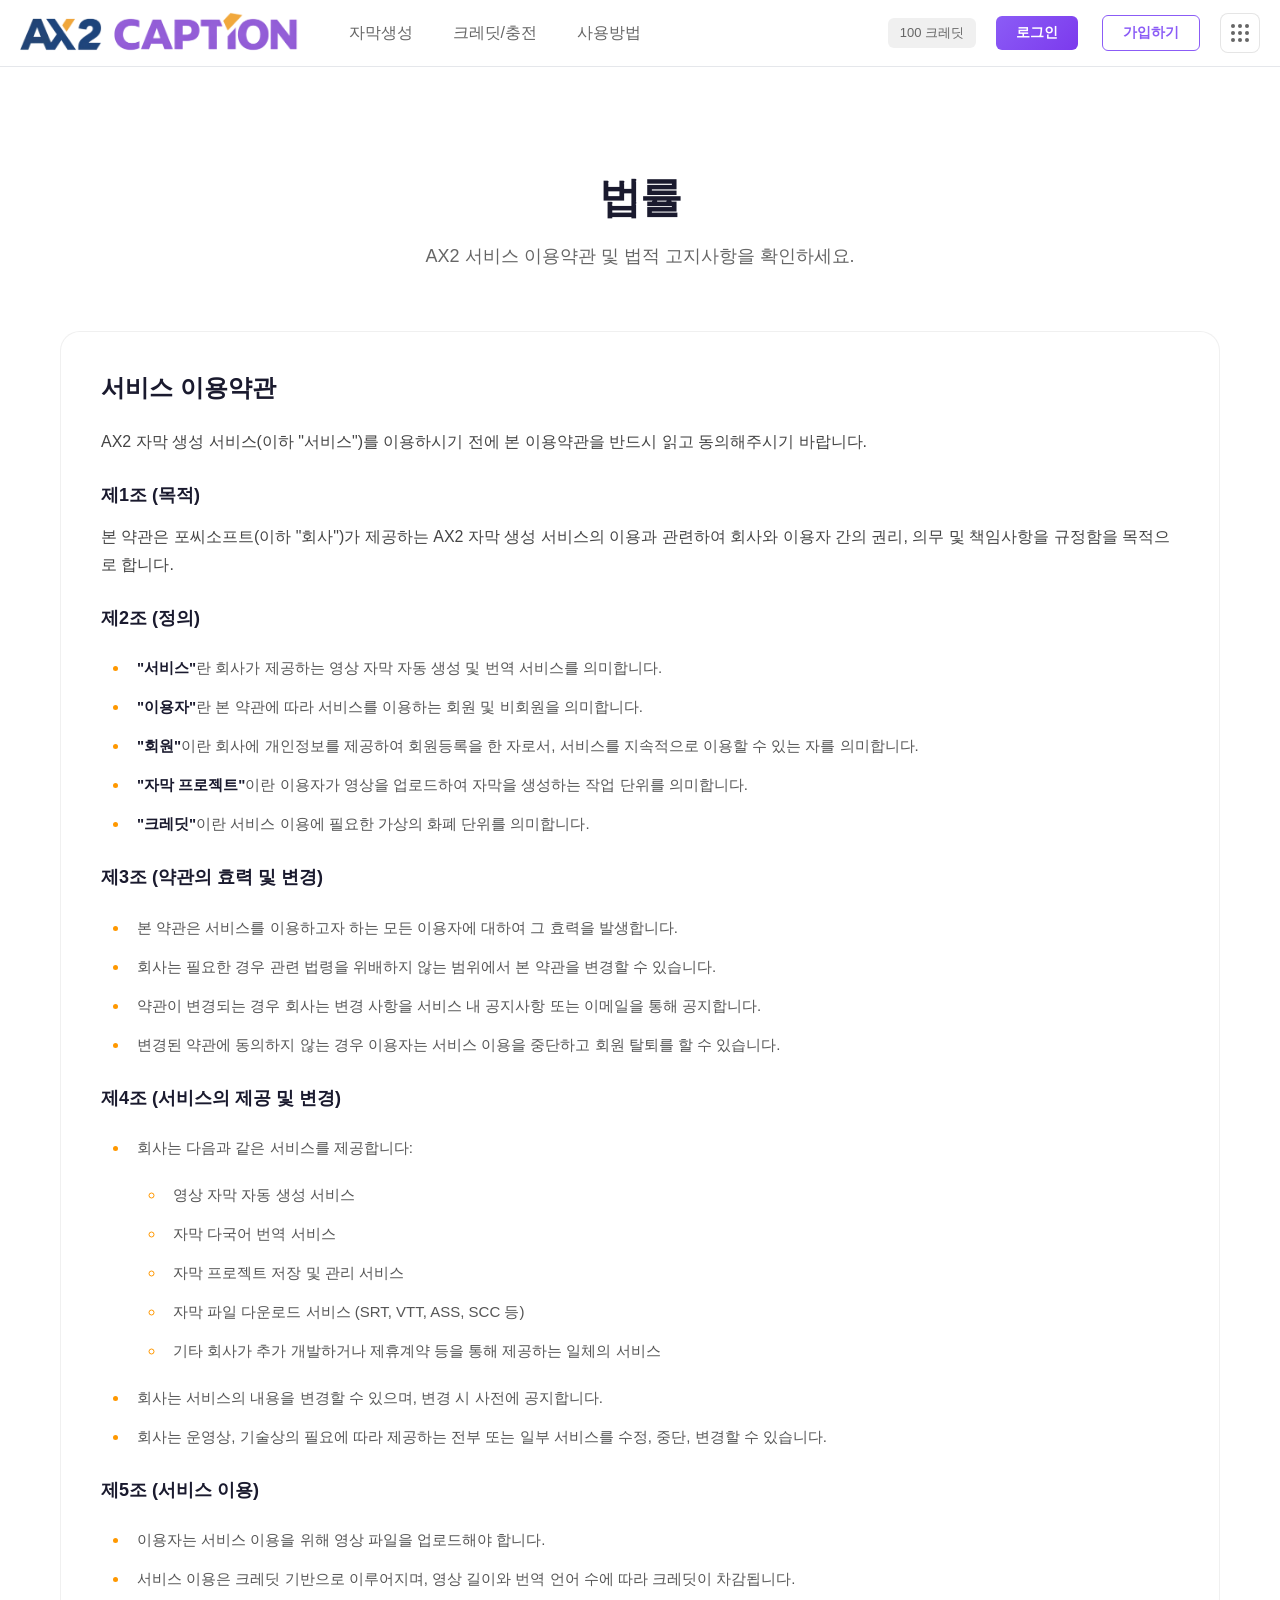
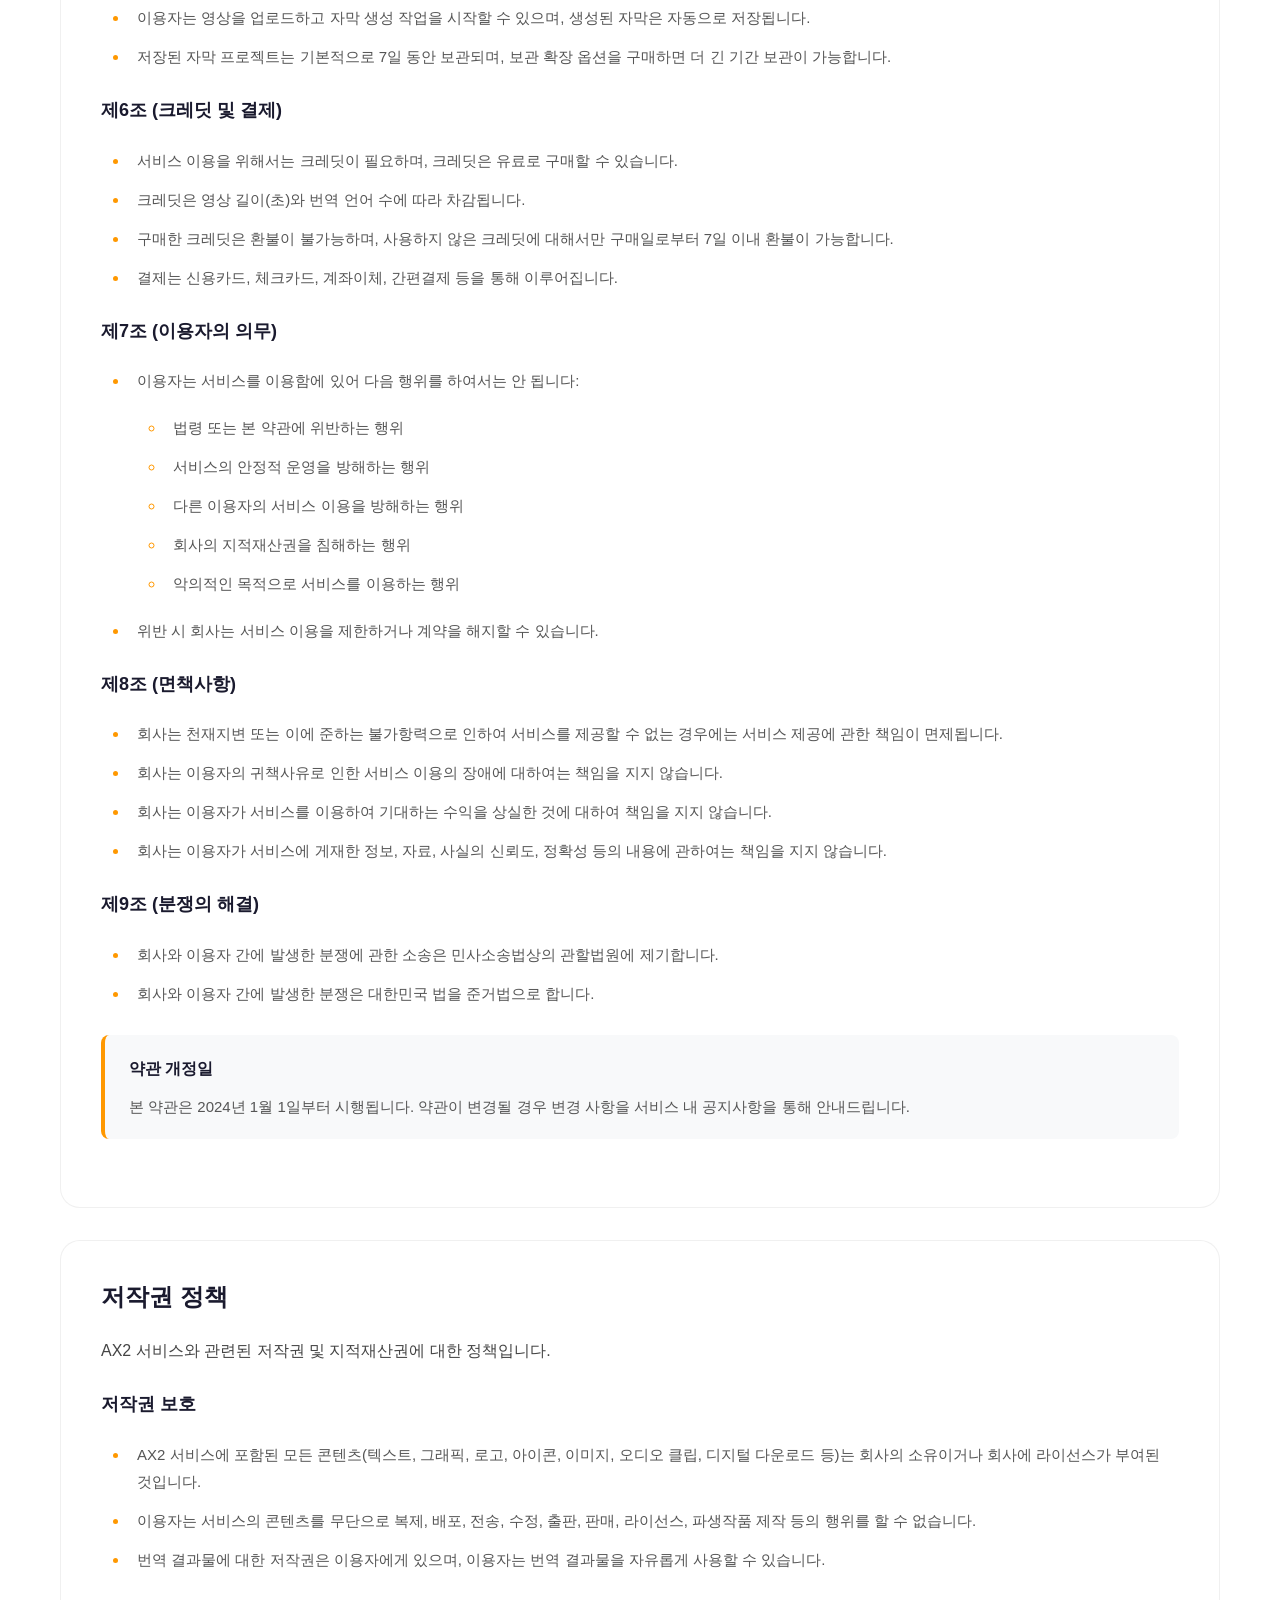
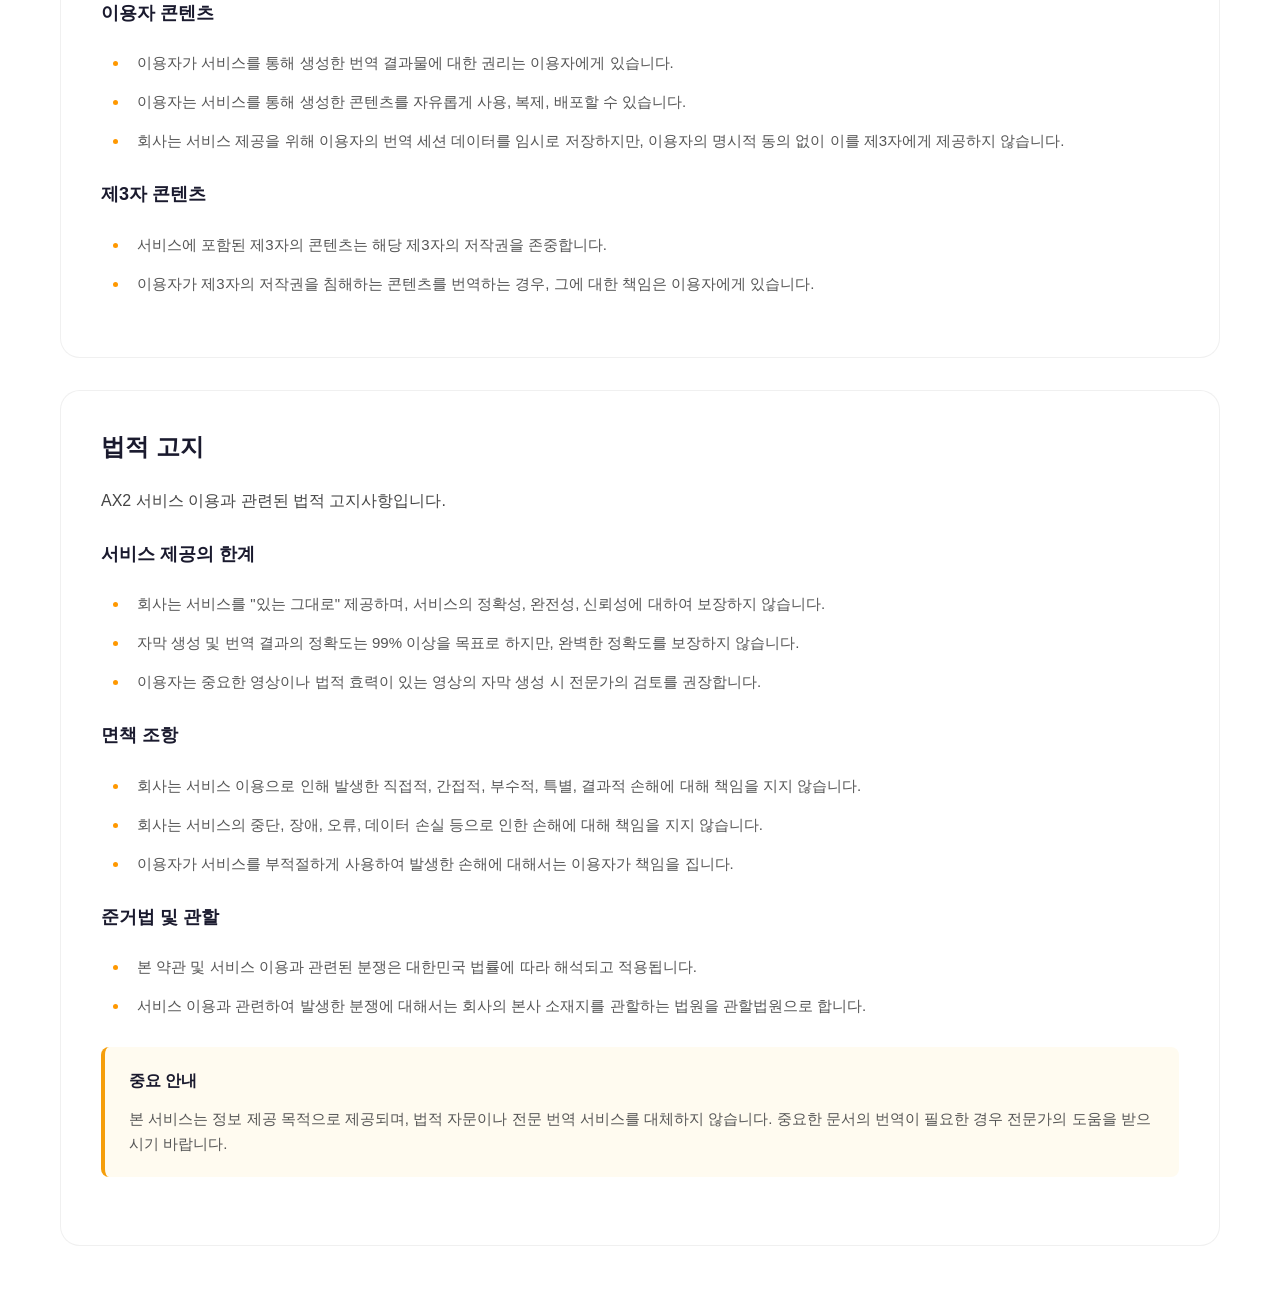
<file: html/legal.html>
<!DOCTYPE html>
<html lang="ko">
<head>
    <meta charset="UTF-8">
    <meta name="viewport" content="width=device-width, initial-scale=1.0, maximum-scale=5.0, user-scalable=yes">
    <title>AX2 | 이용약관 및 법적 고지</title>
    <meta name="description" content="AX2 자막 생성 서비스 이용약관, 법적 고지사항, 저작권 정책 등 법률 관련 정보를 확인하세요.">
    <meta property="og:type" content="website">
    <meta property="og:url" content="https://www.4csoft.com/html/legal.html">
    <meta property="og:title" content="포씨소프트 | 법률">
    <meta property="og:description" content="AX2 자막 생성 서비스 이용약관, 법적 고지사항, 저작권 정책 등 법률 관련 정보를 확인하세요.">
    <meta property="og:image" content="https://www.4csoft.com/assets/images/common/og-img.png">
    <link rel="icon" type="image/png" href="../assets/image/AX.png">
    <link rel="stylesheet" href="../styles.css">
    <link rel="stylesheet" href="https://cdnjs.cloudflare.com/ajax/libs/font-awesome/6.4.0/css/all.min.css">
    <style>
        .legal-container {
            max-width: 1200px;
            margin: 100px auto 60px;
            padding: 0 20px;
        }

        .page-title {
            font-size: 42px;
            font-weight: 800;
            color: #1a1a2e;
            margin-bottom: 16px;
            text-align: center;
            letter-spacing: -0.5px;
        }

        .page-subtitle {
            font-size: 18px;
            color: #666;
            margin-bottom: 60px;
            text-align: center;
            line-height: 1.6;
            max-width: 700px;
            margin-left: auto;
            margin-right: auto;
        }

        /* 법률 섹션 */
        .legal-section {
            background: #ffffff;
            border-radius: 20px;
            padding: 40px;
            margin-bottom: 32px;
            border: 1px solid rgba(0, 0, 0, 0.06);
            box-shadow: 0 2px 8px rgba(0, 0, 0, 0.04);
            transition: all 0.3s ease;
        }

        .legal-section:hover {
            box-shadow: 0 8px 24px rgba(0, 0, 0, 0.08);
            transform: translateY(-2px);
        }

        .legal-section-title {
            font-size: 24px;
            font-weight: 700;
            color: #1a1a2e;
            margin-bottom: 24px;
            display: flex;
            align-items: center;
            gap: 16px;
        }

        .legal-section-title i {
            width: 48px;
            height: 48px;
            border-radius: 12px;
            display: flex;
            align-items: center;
            justify-content: center;
            font-size: 20px;
            color: white;
            box-shadow: 0 4px 12px rgba(0, 0, 0, 0.15);
        }

        .legal-section-title i.purple { background: linear-gradient(135deg, #FF9800, #E65100); }
        .legal-section-title i.blue { background: linear-gradient(135deg, #2196F3, #1976D2); }
        .legal-section-title i.green { background: linear-gradient(135deg, #4CAF50, #388E3C); }
        .legal-section-title i.orange { background: linear-gradient(135deg, #FFC400, #FF8F00); }
        .legal-section-title i.teal { background: linear-gradient(135deg, #26A69A, #00897B); }
        .legal-section-title i.indigo { background: linear-gradient(135deg, #5C6BC0, #3F51B5); }
        .legal-section-title i.pink { background: linear-gradient(135deg, #FF6B9D, #E91E63); }

        .legal-content {
            font-size: 15px;
            color: #555;
            line-height: 1.8;
        }

        .legal-content > p {
            font-size: 16px;
            color: #444;
            margin-bottom: 24px;
            line-height: 1.7;
        }

        .legal-content ul {
            margin: 20px 0;
            padding-left: 28px;
        }

        .legal-content li {
            margin-bottom: 12px;
            position: relative;
            padding-left: 8px;
        }

        .legal-content li::marker {
            color: #FF9800;
        }

        .legal-content strong {
            color: #1a1a2e;
            font-weight: 700;
        }

        .legal-content h3 {
            font-size: 18px;
            font-weight: 700;
            color: #1a1a2e;
            margin: 24px 0 12px;
        }

        .legal-content h4 {
            font-size: 16px;
            font-weight: 600;
            color: #333;
            margin: 20px 0 10px;
        }

        /* 하이라이트 박스 */
        .highlight-box {
            background: #f8f9fa;
            border-left: 4px solid #FF9800;
            padding: 20px 24px;
            margin: 28px 0;
            border-radius: 8px;
            box-shadow: 0 2px 8px rgba(0, 0, 0, 0.04);
        }

        .highlight-box.warning {
            border-left-color: #F59E0B;
            background: #fffbf0;
        }

        .highlight-box.success {
            border-left-color: #4CAF50;
            background: #E8F5E9;
        }

        .highlight-box-title {
            font-size: 16px;
            font-weight: 700;
            color: #1a1a2e;
            margin-bottom: 10px;
            display: flex;
            align-items: center;
            gap: 10px;
        }

        .highlight-box-content {
            font-size: 15px;
            color: #555;
            line-height: 1.7;
        }

        /* 네비게이션 바는 styles.css의 기본 스타일 사용 */
        /* 배경 효과는 styles.css에서 제거됨 */

        body {
            background: #ffffff !important;
        }

        @media (max-width: 768px) {
            .legal-container {
                margin: 80px auto 40px;
                padding: 0 15px;
            }

            .page-title {
                font-size: 32px;
            }

            .page-subtitle {
                font-size: 16px;
                margin-bottom: 40px;
            }

            .legal-section {
                padding: 24px;
                margin-bottom: 24px;
            }

            .legal-section-title {
                font-size: 20px;
            }

            .legal-section-title i {
                width: 40px;
                height: 40px;
                font-size: 18px;
            }
        }
    </style>
</head>
<body>
    <!-- 네비게이션 바 플레이스홀더 -->
    <div id="nav-placeholder"></div>

    <!-- 메인 컨텐츠 -->
    <div class="legal-container">
        <h1 class="page-title">법률</h1>
        <p class="page-subtitle">AX2 서비스 이용약관 및 법적 고지사항을 확인하세요.</p>

        <!-- 이용약관 -->
        <div class="legal-section">
            <div class="legal-section-title">
                <span>서비스 이용약관</span>
            </div>
            <div class="legal-content">
                <p>AX2 자막 생성 서비스(이하 "서비스")를 이용하시기 전에 본 이용약관을 반드시 읽고 동의해주시기 바랍니다.</p>
                
                <h3>제1조 (목적)</h3>
                <p>본 약관은 포씨소프트(이하 "회사")가 제공하는 AX2 자막 생성 서비스의 이용과 관련하여 회사와 이용자 간의 권리, 의무 및 책임사항을 규정함을 목적으로 합니다.</p>

                <h3>제2조 (정의)</h3>
                <ul>
                    <li><strong>"서비스"</strong>란 회사가 제공하는 영상 자막 자동 생성 및 번역 서비스를 의미합니다.</li>
                    <li><strong>"이용자"</strong>란 본 약관에 따라 서비스를 이용하는 회원 및 비회원을 의미합니다.</li>
                    <li><strong>"회원"</strong>이란 회사에 개인정보를 제공하여 회원등록을 한 자로서, 서비스를 지속적으로 이용할 수 있는 자를 의미합니다.</li>
                    <li><strong>"자막 프로젝트"</strong>이란 이용자가 영상을 업로드하여 자막을 생성하는 작업 단위를 의미합니다.</li>
                    <li><strong>"크레딧"</strong>이란 서비스 이용에 필요한 가상의 화폐 단위를 의미합니다.</li>
                </ul>

                <h3>제3조 (약관의 효력 및 변경)</h3>
                <ul>
                    <li>본 약관은 서비스를 이용하고자 하는 모든 이용자에 대하여 그 효력을 발생합니다.</li>
                    <li>회사는 필요한 경우 관련 법령을 위배하지 않는 범위에서 본 약관을 변경할 수 있습니다.</li>
                    <li>약관이 변경되는 경우 회사는 변경 사항을 서비스 내 공지사항 또는 이메일을 통해 공지합니다.</li>
                    <li>변경된 약관에 동의하지 않는 경우 이용자는 서비스 이용을 중단하고 회원 탈퇴를 할 수 있습니다.</li>
                </ul>

                <h3>제4조 (서비스의 제공 및 변경)</h3>
                <ul>
                    <li>회사는 다음과 같은 서비스를 제공합니다:
                        <ul>
                            <li>영상 자막 자동 생성 서비스</li>
                            <li>자막 다국어 번역 서비스</li>
                            <li>자막 프로젝트 저장 및 관리 서비스</li>
                            <li>자막 파일 다운로드 서비스 (SRT, VTT, ASS, SCC 등)</li>
                            <li>기타 회사가 추가 개발하거나 제휴계약 등을 통해 제공하는 일체의 서비스</li>
                        </ul>
                    </li>
                    <li>회사는 서비스의 내용을 변경할 수 있으며, 변경 시 사전에 공지합니다.</li>
                    <li>회사는 운영상, 기술상의 필요에 따라 제공하는 전부 또는 일부 서비스를 수정, 중단, 변경할 수 있습니다.</li>
                </ul>

                <h3>제5조 (서비스 이용)</h3>
                <ul>
                    <li>이용자는 서비스 이용을 위해 영상 파일을 업로드해야 합니다.</li>
                    <li>서비스 이용은 크레딧 기반으로 이루어지며, 영상 길이와 번역 언어 수에 따라 크레딧이 차감됩니다.</li>
                    <li>이용자는 영상을 업로드하고 자막 생성 작업을 시작할 수 있으며, 생성된 자막은 자동으로 저장됩니다.</li>
                    <li>저장된 자막 프로젝트는 기본적으로 7일 동안 보관되며, 보관 확장 옵션을 구매하면 더 긴 기간 보관이 가능합니다.</li>
                </ul>

                <h3>제6조 (크레딧 및 결제)</h3>
                <ul>
                    <li>서비스 이용을 위해서는 크레딧이 필요하며, 크레딧은 유료로 구매할 수 있습니다.</li>
                    <li>크레딧은 영상 길이(초)와 번역 언어 수에 따라 차감됩니다.</li>
                    <li>구매한 크레딧은 환불이 불가능하며, 사용하지 않은 크레딧에 대해서만 구매일로부터 7일 이내 환불이 가능합니다.</li>
                    <li>결제는 신용카드, 체크카드, 계좌이체, 간편결제 등을 통해 이루어집니다.</li>
                </ul>

                <h3>제7조 (이용자의 의무)</h3>
                <ul>
                    <li>이용자는 서비스를 이용함에 있어 다음 행위를 하여서는 안 됩니다:
                        <ul>
                            <li>법령 또는 본 약관에 위반하는 행위</li>
                            <li>서비스의 안정적 운영을 방해하는 행위</li>
                            <li>다른 이용자의 서비스 이용을 방해하는 행위</li>
                            <li>회사의 지적재산권을 침해하는 행위</li>
                            <li>악의적인 목적으로 서비스를 이용하는 행위</li>
                        </ul>
                    </li>
                    <li>위반 시 회사는 서비스 이용을 제한하거나 계약을 해지할 수 있습니다.</li>
                </ul>

                <h3>제8조 (면책사항)</h3>
                <ul>
                    <li>회사는 천재지변 또는 이에 준하는 불가항력으로 인하여 서비스를 제공할 수 없는 경우에는 서비스 제공에 관한 책임이 면제됩니다.</li>
                    <li>회사는 이용자의 귀책사유로 인한 서비스 이용의 장애에 대하여는 책임을 지지 않습니다.</li>
                    <li>회사는 이용자가 서비스를 이용하여 기대하는 수익을 상실한 것에 대하여 책임을 지지 않습니다.</li>
                    <li>회사는 이용자가 서비스에 게재한 정보, 자료, 사실의 신뢰도, 정확성 등의 내용에 관하여는 책임을 지지 않습니다.</li>
                </ul>

                <h3>제9조 (분쟁의 해결)</h3>
                <ul>
                    <li>회사와 이용자 간에 발생한 분쟁에 관한 소송은 민사소송법상의 관할법원에 제기합니다.</li>
                    <li>회사와 이용자 간에 발생한 분쟁은 대한민국 법을 준거법으로 합니다.</li>
                </ul>

                <div class="highlight-box">
                    <div class="highlight-box-title">
                        <span>약관 개정일</span>
                    </div>
                    <div class="highlight-box-content">
                        본 약관은 2024년 1월 1일부터 시행됩니다. 약관이 변경될 경우 변경 사항을 서비스 내 공지사항을 통해 안내드립니다.
                    </div>
                </div>
            </div>
        </div>

        <!-- 저작권 정책 -->
        <div class="legal-section">
            <div class="legal-section-title">
                <span>저작권 정책</span>
            </div>
            <div class="legal-content">
                <p>AX2 서비스와 관련된 저작권 및 지적재산권에 대한 정책입니다.</p>
                
                <h3>저작권 보호</h3>
                <ul>
                    <li>AX2 서비스에 포함된 모든 콘텐츠(텍스트, 그래픽, 로고, 아이콘, 이미지, 오디오 클립, 디지털 다운로드 등)는 회사의 소유이거나 회사에 라이선스가 부여된 것입니다.</li>
                    <li>이용자는 서비스의 콘텐츠를 무단으로 복제, 배포, 전송, 수정, 출판, 판매, 라이선스, 파생작품 제작 등의 행위를 할 수 없습니다.</li>
                    <li>번역 결과물에 대한 저작권은 이용자에게 있으며, 이용자는 번역 결과물을 자유롭게 사용할 수 있습니다.</li>
                </ul>

                <h3>이용자 콘텐츠</h3>
                <ul>
                    <li>이용자가 서비스를 통해 생성한 번역 결과물에 대한 권리는 이용자에게 있습니다.</li>
                    <li>이용자는 서비스를 통해 생성한 콘텐츠를 자유롭게 사용, 복제, 배포할 수 있습니다.</li>
                    <li>회사는 서비스 제공을 위해 이용자의 번역 세션 데이터를 임시로 저장하지만, 이용자의 명시적 동의 없이 이를 제3자에게 제공하지 않습니다.</li>
                </ul>

                <h3>제3자 콘텐츠</h3>
                <ul>
                    <li>서비스에 포함된 제3자의 콘텐츠는 해당 제3자의 저작권을 존중합니다.</li>
                    <li>이용자가 제3자의 저작권을 침해하는 콘텐츠를 번역하는 경우, 그에 대한 책임은 이용자에게 있습니다.</li>
                </ul>
            </div>
        </div>

        <!-- 법적 고지 -->
        <div class="legal-section">
            <div class="legal-section-title">
                <span>법적 고지</span>
            </div>
            <div class="legal-content">
                <p>AX2 서비스 이용과 관련된 법적 고지사항입니다.</p>
                
                <h3>서비스 제공의 한계</h3>
                <ul>
                    <li>회사는 서비스를 "있는 그대로" 제공하며, 서비스의 정확성, 완전성, 신뢰성에 대하여 보장하지 않습니다.</li>
                    <li>자막 생성 및 번역 결과의 정확도는 99% 이상을 목표로 하지만, 완벽한 정확도를 보장하지 않습니다.</li>
                    <li>이용자는 중요한 영상이나 법적 효력이 있는 영상의 자막 생성 시 전문가의 검토를 권장합니다.</li>
                </ul>

                <h3>면책 조항</h3>
                <ul>
                    <li>회사는 서비스 이용으로 인해 발생한 직접적, 간접적, 부수적, 특별, 결과적 손해에 대해 책임을 지지 않습니다.</li>
                    <li>회사는 서비스의 중단, 장애, 오류, 데이터 손실 등으로 인한 손해에 대해 책임을 지지 않습니다.</li>
                    <li>이용자가 서비스를 부적절하게 사용하여 발생한 손해에 대해서는 이용자가 책임을 집니다.</li>
                </ul>

                <h3>준거법 및 관할</h3>
                <ul>
                    <li>본 약관 및 서비스 이용과 관련된 분쟁은 대한민국 법률에 따라 해석되고 적용됩니다.</li>
                    <li>서비스 이용과 관련하여 발생한 분쟁에 대해서는 회사의 본사 소재지를 관할하는 법원을 관할법원으로 합니다.</li>
                </ul>

                <div class="highlight-box warning">
                    <div class="highlight-box-title">
                        <span>중요 안내</span>
                    </div>
                    <div class="highlight-box-content">
                        본 서비스는 정보 제공 목적으로 제공되며, 법적 자문이나 전문 번역 서비스를 대체하지 않습니다. 중요한 문서의 번역이 필요한 경우 전문가의 도움을 받으시기 바랍니다.
                    </div>
                </div>
            </div>
        </div>

    </div>

    <script src="../js/i18n.js" defer></script>
    <script src="../js/nav-bar.js" defer></script>
    <script src="../js/auth-state.js" defer></script>
    <script src="../script.js" defer></script>
</body>
</html>
</file>
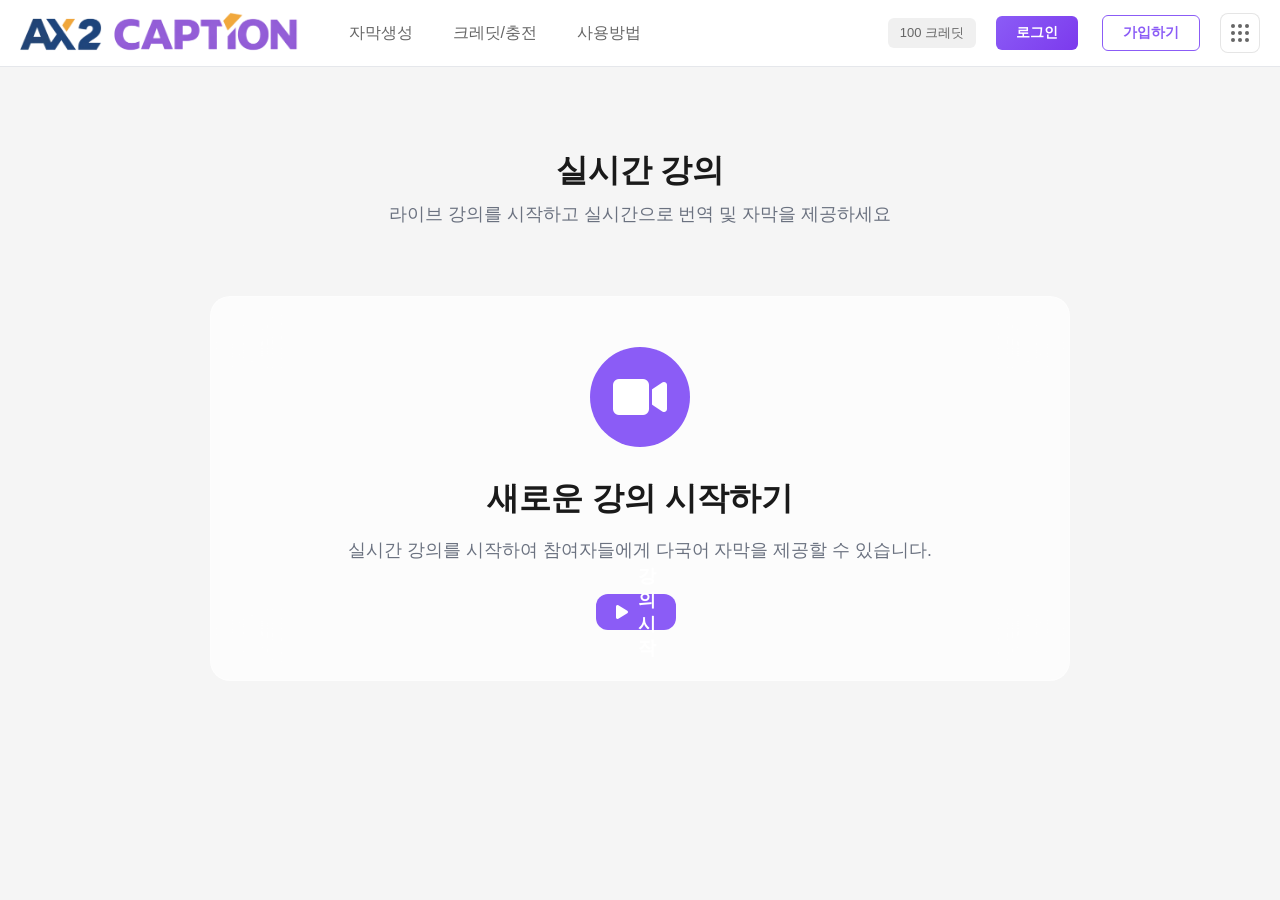
<file: html/live_lecture.html>
<!DOCTYPE html>
<html lang="ko">
<head>
    <meta charset="UTF-8">
    <meta name="viewport" content="width=device-width, initial-scale=1.0, maximum-scale=5.0, user-scalable=yes">
    <title>AX2 | 실시간 강의 번역 서비스</title>
    <link rel="icon" type="image/png" href="../assets/image/AX.png">
    <link rel="stylesheet" href="../styles.css">
    <link rel="stylesheet" href="../css/mypage.css">
    <link rel="stylesheet" href="https://cdnjs.cloudflare.com/ajax/libs/font-awesome/6.4.0/css/all.min.css">
    <style>
        .content-section {
            width: 100%;
        }

        .pricing-container {
            max-width: 1200px;
            margin: 0 auto;
            padding: 60px 20px;
        }

        .pricing-header {
            text-align: center;
            margin-bottom: 50px;
        }

        .pricing-title {
            font-size: 32px;
            font-weight: 700;
            color: var(--text-dark);
            margin-bottom: 10px;
            line-height: 1.4;
        }

        .pricing-subtitle {
            font-size: 18px;
            color: var(--text-light);
        }

        .duration-tabs {
            display: flex;
            justify-content: center;
            gap: 12px;
            margin-bottom: 40px;
            flex-wrap: wrap;
        }

        .duration-tab {
            padding: 10px 20px;
            border: 1px solid #E5E7EB;
            border-radius: 20px;
            background: white;
            color: var(--text-dark);
            font-size: 14px;
            font-weight: 500;
            cursor: pointer;
            transition: all 0.3s ease;
        }

        .duration-tab:hover {
            border-color: #667eea;
            color: #667eea;
        }

        .duration-tab.active {
            background: #FFD700;
            border-color: #FFD700;
            color: var(--text-dark);
            font-weight: 600;
        }

        .duration-note {
            text-align: center;
            font-size: 12px;
            color: var(--text-light);
            margin-bottom: 20px;
        }

        .pricing-grid {
            display: grid;
            grid-template-columns: repeat(auto-fit, minmax(250px, 1fr));
            gap: 24px;
            margin-top: 40px;
        }

        .pricing-card {
            background: white;
            border-radius: 16px;
            padding: 32px 24px;
            box-shadow: 0 4px 20px rgba(0, 0, 0, 0.08);
            border: 1px solid #E5E7EB;
            transition: all 0.3s ease;
            display: flex;
            flex-direction: column;
        }

        .pricing-card:hover {
            transform: translateY(-4px);
            box-shadow: 0 8px 30px rgba(0, 0, 0, 0.12);
        }

        .pricing-card-title {
            font-size: 24px;
            font-weight: 700;
            margin-bottom: 12px;
        }

        .pricing-card.free .pricing-card-title {
            color: var(--text-dark);
        }

        .pricing-card.student .pricing-card-title {
            color: #14B8A6;
        }

        .pricing-card.general .pricing-card-title {
            color: #3B82F6;
        }

        .pricing-card.pro .pricing-card-title {
            color: #8B5CF6;
        }

        .pricing-card-description {
            font-size: 14px;
            color: var(--text-light);
            line-height: 1.6;
            margin-bottom: 24px;
            flex: 1;
        }

        .pricing-card-price {
            font-size: 36px;
            font-weight: 700;
            color: var(--text-dark);
            margin-bottom: 8px;
        }

        .pricing-card-price.disabled {
            font-size: 18px;
            color: var(--text-light);
            font-weight: 400;
        }

        .pricing-card-button {
            width: 100%;
            padding: 14px;
            border: none;
            border-radius: 8px;
            font-size: 16px;
            font-weight: 600;
            cursor: pointer;
            transition: all 0.3s ease;
            margin-top: 16px;
        }

        .pricing-card.free .pricing-card-button {
            background: #374151;
            color: white;
        }

        .pricing-card.free .pricing-card-button:hover {
            background: #1F2937;
        }

        .pricing-card.student .pricing-card-button {
            background: #14B8A6;
            color: white;
        }

        .pricing-card.student .pricing-card-button:hover {
            background: #0D9488;
        }

        .pricing-card.general .pricing-card-button {
            background: #3B82F6;
            color: white;
        }

        .pricing-card.general .pricing-card-button:hover {
            background: #2563EB;
        }

        .pricing-card.pro .pricing-card-button {
            background: #8B5CF6;
            color: white;
        }

        .pricing-card.pro .pricing-card-button:hover {
            background: #7C3AED;
        }

        .pricing-card-button:disabled {
            background: #E5E7EB;
            color: #9CA3AF;
            cursor: not-allowed;
        }

        @media (max-width: 768px) {
            .pricing-container {
                padding: 40px 15px;
            }

            .pricing-title {
                font-size: 24px;
            }

            .pricing-subtitle {
                font-size: 16px;
            }

            .pricing-grid {
                grid-template-columns: 1fr;
            }
        }
    </style>
</head>
<body>
    <!-- 네비게이션 바 플레이스홀더 -->
    <div id="nav-placeholder"></div>

    <!-- 메인 컨텐츠 -->
    <main class="main-container">
        <!-- 실시간 강의 섹션 -->
        <div class="content-section" id="lecture-section">
            <div class="content-wrapper">
                <!-- 중앙: 실시간 강의 컨텐츠 -->
                <div class="left-panel">
                    <!-- 제목 및 부제목 -->
                    <div class="upload-section-header">
                        <h1 class="upload-title">실시간 강의</h1>
                        <p class="upload-subtitle">라이브 강의를 시작하고 실시간으로 번역 및 자막을 제공하세요</p>
                    </div>
                    
                    <!-- 실시간 강의 메인 영역 -->
                    <div class="live-lecture-container">
                        <div class="live-lecture-card">
                            <div class="live-lecture-icon">
                                <i class="fas fa-video"></i>
                            </div>
                            <h2 class="live-lecture-title">새로운 강의 시작하기</h2>
                            <p class="live-lecture-description">
                                실시간 강의를 시작하여 참여자들에게 다국어 자막을 제공할 수 있습니다.
                            </p>
                            <button class="live-lecture-btn" onclick="startLiveLecture()">
                                <i class="fas fa-play"></i>
                                강의 시작
                            </button>
                        </div>
                    </div>
                </div>
            </div>
        </div>

        <!-- 저장공간 섹션 -->
        <div class="content-section" id="storage-section" style="display: none;">
            <div class="container">
                <!-- 저장공간 대시보드 -->
                <div class="storage-dashboard">
                    <div class="dashboard-header">
                        <h2 class="dashboard-title">
                            <i class="fas fa-database"></i>
                            저장공간 관리
                        </h2>
                        <div class="free-plan-badge">
                            <i class="fas fa-gift"></i>
                            <span>1시간 무료 영상 제공</span>
                        </div>
                    </div>
                    <div class="storage-content">
                        <div class="storage-info">
                            <div class="storage-usage">
                                <div class="storage-label">
                                    <span>사용 중</span>
                                    <span class="storage-value" id="storage-used">0 GB</span>
                                </div>
                                <div class="storage-label">
                                    <span>전체</span>
                                    <span class="storage-value" id="storage-total">1 GB</span>
                                </div>
                            </div>
                            <div class="storage-progress-bar">
                                <div class="storage-progress-fill" id="storage-progress-fill" style="width: 0%"></div>
                            </div>
                            <div class="storage-percentage" id="storage-percentage">0% 사용</div>
                        </div>
                        <div class="storage-stats">
                            <div class="stat-item">
                                <div class="stat-icon">
                                    <i class="fas fa-video"></i>
                                </div>
                                <div class="stat-content">
                                    <div class="stat-value" id="total-videos">0</div>
                                    <div class="stat-label">저장된 영상</div>
                                </div>
                            </div>
                            <div class="stat-item">
                                <div class="stat-icon">
                                    <i class="fas fa-clock"></i>
                                </div>
                                <div class="stat-content">
                                    <div class="stat-value" id="total-duration">0분</div>
                                    <div class="stat-label">총 영상 시간</div>
                                </div>
                            </div>
                        </div>
                    </div>
                </div>

                <!-- 영상 목록 -->
                <div class="videos-section">
                    <div class="section-header">
                        <div class="section-title">최근 영상</div>
                        <div class="filter-controls">
                            <button class="filter-btn active" data-filter="all">전체</button>
                            <button class="filter-btn" data-filter="recent">최근</button>
                            <button class="filter-btn" data-filter="expiring">만료 예정</button>
                        </div>
                    </div>
                    <div class="video-grid" id="video-grid">
                        <!-- 영상 카드들이 여기에 동적으로 추가됩니다 -->
                    </div>
                </div>
            </div>
        </div>

        <!-- 요금제 섹션 -->
        <div class="content-section" id="pricing-section" style="display: none;">
            <div class="pricing-container">
                <div class="pricing-header">
                    <h1 class="pricing-title">무료로 부담 없이 사용하고,<br>유료로 더 큰 혜택을 누리는 AX2 요금제</h1>
                </div>

                <div class="duration-tabs">
                    <button class="duration-tab" data-duration="1day">1일(24시간)</button>
                    <button class="duration-tab" data-duration="1week">1주일</button>
                    <button class="duration-tab active" data-duration="1month">1개월</button>
                    <button class="duration-tab" data-duration="3months">3개월</button>
                    <button class="duration-tab" data-duration="1year">1년</button>
                </div>

                <div class="pricing-grid">
                    <!-- 무료 플랜 -->
                    <div class="pricing-card free">
                        <div class="pricing-card-title">무료</div>
                        <div class="pricing-card-description">AX2 회원인 모든 이용자</div>
                        <div class="pricing-card-price">0원</div>
                        <button class="pricing-card-button">체험하기</button>
                    </div>

                    <!-- 학생 플랜 -->
                    <div class="pricing-card student">
                        <div class="pricing-card-title">학생</div>
                        <div class="pricing-card-description">중·고등학생 및 동일연령 청소년<br>대학생, 대학원생</div>
                        <div class="pricing-card-price" id="student-price-lecture">15,000원</div>
                        <button class="pricing-card-button">결제하기</button>
                    </div>

                    <!-- 일반 플랜 -->
                    <div class="pricing-card general">
                        <div class="pricing-card-title">일반</div>
                        <div class="pricing-card-description">학생 외 개인 사용자<br>개인 사업자, 자영업자</div>
                        <div class="pricing-card-price" id="general-price-lecture">29,000원</div>
                        <button class="pricing-card-button">결제하기</button>
                    </div>

                    <!-- 프로 플랜 -->
                    <div class="pricing-card pro">
                        <div class="pricing-card-title">프로</div>
                        <div class="pricing-card-description">고급 개인 사용자<br>기업·공공기관·대학교·에이전시</div>
                        <div class="pricing-card-price" id="pro-price-lecture">49,000원</div>
                        <button class="pricing-card-button">결제하기</button>
                    </div>
                </div>
            </div>
        </div>
    </main>

    <script src="../js/i18n.js" defer></script>
    <script src="../js/nav-bar.js" defer></script>
    <script src="../js/auth-state.js" defer></script>
    <script src="../script.js" defer></script>
    <script src="../js/mypage.js" defer></script>
    <script>
        // 가격 데이터
        const pricingData = {
            '1day': {
                student: null,
                general: null,
                pro: 4200
            },
            '1week': {
                student: null,
                general: null,
                pro: null
            },
            '1month': {
                student: 15000,
                general: 29000,
                pro: 49000
            },
            '3months': {
                student: null,
                general: null,
                pro: null
            },
            '1year': {
                student: null,
                general: null,
                pro: null
            }
        };

        // 탭 전환 기능
        document.addEventListener('DOMContentLoaded', function() {
            // 더보기 메뉴 토글
            const moreMenuBtn = document.getElementById('moreMenuBtn');
            const moreMenuDropdown = document.getElementById('moreMenuDropdown');
            
            if (moreMenuBtn && moreMenuDropdown) {
                moreMenuBtn.addEventListener('click', function(e) {
                    e.stopPropagation();
                    moreMenuDropdown.classList.toggle('active');
                });
                
                // 외부 클릭 시 메뉴 닫기
                document.addEventListener('click', function(e) {
                    if (!moreMenuBtn.contains(e.target) && !moreMenuDropdown.contains(e.target)) {
                        moreMenuDropdown.classList.remove('active');
                    }
                });
            }
            
            const tabs = document.querySelectorAll('.service-tab[data-tab]');
            const sections = {
                'lecture': document.getElementById('lecture-section'),
                'storage': document.getElementById('storage-section'),
                'pricing': document.getElementById('pricing-section')
            };
            
            tabs.forEach(tab => {
                tab.addEventListener('click', function(e) {
                    e.preventDefault();
                    const targetTab = this.getAttribute('data-tab');
                    
                    // 모든 탭의 active 클래스 제거 (data-tab이 있는 탭만)
                    tabs.forEach(t => t.classList.remove('active'));
                    // 클릭한 탭에 active 클래스 추가
                    this.classList.add('active');
                    
                    // 모든 섹션 숨기기
                    Object.values(sections).forEach(section => {
                        if (section) section.style.display = 'none';
                    });
                    
                    // 선택한 섹션 표시
                    if (sections[targetTab]) {
                        sections[targetTab].style.display = 'block';
                    }
                });
            });

            // 기간 탭 클릭 이벤트
            document.querySelectorAll('.duration-tab').forEach(tab => {
                tab.addEventListener('click', function() {
                    // 모든 탭의 active 클래스 제거
                    document.querySelectorAll('.duration-tab').forEach(t => t.classList.remove('active'));
                    // 클릭한 탭에 active 클래스 추가
                    this.classList.add('active');
                    
                    const duration = this.getAttribute('data-duration');
                    updatePrices(duration);
                });
            });
            
            // 언어 설정 기능
            const languageOptions = document.querySelectorAll('.language-dropdown-menu .language-option');
            const currentLang = localStorage.getItem('siteLanguage') || 'ko';
            
            languageOptions.forEach(option => {
                const lang = option.getAttribute('data-lang');
                if (lang === currentLang) {
                    option.classList.add('active');
                    option.querySelector('.fa-check').style.display = 'inline-block';
                } else {
                    option.classList.remove('active');
                    option.querySelector('.fa-check').style.display = 'none';
                }
                
                option.addEventListener('click', function() {
                    const selectedLang = this.getAttribute('data-lang');
                    localStorage.setItem('siteLanguage', selectedLang);
                    
                    languageOptions.forEach(opt => {
                        opt.classList.remove('active');
                        opt.querySelector('.fa-check').style.display = 'none';
                    });
                    
                    this.classList.add('active');
                    this.querySelector('.fa-check').style.display = 'inline-block';
                });
            });

            // 초기 가격 설정 (1개월)
            updatePrices('1month');
        });

        // 가격 업데이트 함수
        function updatePrices(duration) {
            const prices = pricingData[duration];
            
            // 학생 플랜
            const studentPriceEl = document.getElementById('student-price-lecture');
            const studentButton = document.querySelector('.pricing-card.student .pricing-card-button');
            if (prices && prices.student) {
                studentPriceEl.textContent = prices.student.toLocaleString() + '원';
                studentPriceEl.classList.remove('disabled');
                if (studentButton) studentButton.disabled = false;
            } else if (studentPriceEl) {
                studentPriceEl.textContent = '지원하지 않음';
                studentPriceEl.classList.add('disabled');
                if (studentButton) studentButton.disabled = true;
            }

            // 일반 플랜
            const generalPriceEl = document.getElementById('general-price-lecture');
            const generalButton = document.querySelector('.pricing-card.general .pricing-card-button');
            if (prices && prices.general) {
                generalPriceEl.textContent = prices.general.toLocaleString() + '원';
                generalPriceEl.classList.remove('disabled');
                if (generalButton) generalButton.disabled = false;
            } else if (generalPriceEl) {
                generalPriceEl.textContent = '지원하지 않음';
                generalPriceEl.classList.add('disabled');
                if (generalButton) generalButton.disabled = true;
            }

            // 프로 플랜
            const proPriceEl = document.getElementById('pro-price-lecture');
            const proButton = document.querySelector('.pricing-card.pro .pricing-card-button');
            if (prices && prices.pro) {
                proPriceEl.textContent = prices.pro.toLocaleString() + '원';
                proPriceEl.classList.remove('disabled');
                if (proButton) proButton.disabled = false;
            } else if (proPriceEl) {
                proPriceEl.textContent = '지원하지 않음';
                proPriceEl.classList.add('disabled');
                if (proButton) proButton.disabled = true;
            }
        }

        // 모바일 메뉴 토글
        const mobileMenuBtn = document.getElementById('mobileMenuBtn');
        const sidebar = document.querySelector('.sidebar');
        const sidebarOverlay = document.getElementById('sidebarOverlay');
        
        if (mobileMenuBtn && sidebar && sidebarOverlay) {
            if (window.innerWidth <= 768) {
                mobileMenuBtn.style.display = 'block';
            }
            
            window.addEventListener('resize', () => {
                if (window.innerWidth <= 768) {
                    mobileMenuBtn.style.display = 'block';
                } else {
                    mobileMenuBtn.style.display = 'none';
                    sidebar.classList.remove('mobile-open');
                    sidebarOverlay.classList.remove('active');
                }
            });
            
            mobileMenuBtn.addEventListener('click', () => {
                sidebar.classList.toggle('mobile-open');
                sidebarOverlay.classList.toggle('active');
            });
            
            sidebarOverlay.addEventListener('click', () => {
                sidebar.classList.remove('mobile-open');
                sidebarOverlay.classList.remove('active');
            });
        }

        // 강의 시작 함수
        function startLiveLecture() {
            // 실시간 강의실 생성
            const lectureRoom = {
                id: 'lecture_' + Date.now(),
                createdAt: new Date().toISOString(),
                status: 'ready',
                title: '새로운 강의',
                participants: []
            };
            
            // 로컬 스토리지에 강의실 정보 저장
            localStorage.setItem('ax2_current_lecture', JSON.stringify(lectureRoom));
            
            // 실시간 강의실 기능은 현재 페이지에서 처리
            alert('실시간 강의실 기능은 현재 개발 중입니다.');
        }
    </script>
</body>
</html>
</file>
<file: styles.css>
/* AX2 실시간 번역·자막 생성 인터페이스 스타일 */

/* 전역 변수 */
:root {
    --white: #FFFFFF;
    --white-soft: #FAFAFA;
    --blue-pastel: #E3F2FD;
    --purple-pastel: #F3E5F5;
    --pink-pastel: #FCE4EC;
    --text-dark: #1A1A1A;
    --text-light: #6B7280;
    --blue: #8B5CF6;
    --purple: #9C27B0;
    --pink: #E91E63;
    --shadow-soft: rgba(0, 0, 0, 0.05);
    --shadow-medium: rgba(0, 0, 0, 0.1);
    --glass-bg: rgba(255, 255, 255, 0.7);
    --glass-border: rgba(255, 255, 255, 0.3);
}

* {
    margin: 0;
    padding: 0;
    box-sizing: border-box;
}

body {
    font-family: -apple-system, BlinkMacSystemFont, 'Segoe UI', 'Inter', 'SF Pro Display', sans-serif;
    background: var(--white);
    color: var(--text-dark);
    overflow-x: hidden;
    min-height: 100vh;
    position: relative;
    padding-top: 70px; /* 네비게이션 바 높이만큼 패딩 추가 */
}

/* 배경 효과 - 제거됨 */
.background-effects {
    display: none !important;
}

.gradient-cloud {
    display: none !important;
}

.cloud-1,
.cloud-2,
.cloud-3 {
    display: none !important;
}

#particles-canvas,
#confetti-canvas {
    display: none !important;
}

.reflection-light {
    display: none !important;
}

/* 네비게이션 */
.glass-nav {
    position: fixed;
    top: 0;
    left: 0;
    right: 0;
    z-index: 1000;
    background: rgba(255, 255, 255, 0.95);
    backdrop-filter: blur(30px);
    border-bottom: 1px solid #E5E7EB;
    padding: 12px 0;
}

.nav-content {
    max-width: 100%;
    margin: 0 auto;
    padding: 0 20px;
    display: flex;
    align-items: center;
    justify-content: space-between;
}

.nav-content {
    max-width: 100%;
    margin: 0 auto;
    padding: 0 20px;
    display: flex;
    justify-content: space-between;
    align-items: center;
}

.nav-left {
    display: flex;
    align-items: center;
    gap: 30px;
}

.logo {
    font-size: 28px;
    font-weight: bold;
    color: #8B5CF6;
    cursor: pointer;
    white-space: nowrap;
    display: flex;
    align-items: center;
}

.logo-img {
    height: 42px;
    width: auto;
    object-fit: contain;
}


.service-tabs {
    display: flex;
    align-items: center;
    gap: 0;
    background: transparent;
    border-radius: 0;
    padding: 0;
    overflow: visible;
    box-shadow: none;
}

.service-tab {
    padding: 10px 20px;
    border: none;
    background: transparent;
    color: #666666;
    font-size: 16px;
    font-weight: 500;
    cursor: pointer;
    transition: all 0.3s ease;
    white-space: nowrap;
    position: relative;
    border-radius: 0;
    margin-right: 0;
    text-decoration: none;
    display: flex;
    align-items: center;
    gap: 8px;
}

.service-tab:last-child {
    margin-right: 0;
}

.service-tab::before {
    content: '';
    position: absolute;
    bottom: 0;
    left: 0;
    right: 0;
    height: 3px;
    background: transparent;
    transition: all 0.3s ease;
    border-radius: 2px 2px 0 0;
}

.service-tab:hover {
    background: transparent;
    color: #8B5CF6;
}

.service-tab i {
    font-size: 14px;
}

.service-tab.active {
    background: rgba(255, 255, 255, 1);
    color: #8B5CF6;
    font-weight: 600;
    box-shadow: none;
    z-index: 2;
    transform: none;
}

.service-tab.active::before {
    background: #8B5CF6;
    height: 3px;
    box-shadow: none;
}

.nav-right {
    display: flex;
    align-items: center;
    gap: 20px;
    position: relative;
    flex-shrink: 0;
}

.plan-info {
    font-size: 13px;
    color: #666666;
    padding: 6px 12px;
    background: #f0f0f0;
    border-radius: 6px;
    display: flex !important;
    align-items: center;
    gap: 4px;
}

/* 빠른 크레딧 충전 버튼 */
.quick-credit-buttons {
    display: flex;
    align-items: center;
    gap: 6px;
}

.quick-credit-btn {
    padding: 6px 12px;
    background: linear-gradient(135deg, #8B5CF6 0%, #7C3AED 100%);
    color: #ffffff;
    border: none;
    border-radius: 6px;
    font-size: 13px;
    font-weight: 600;
    cursor: pointer;
    transition: all 0.2s ease;
    display: inline-flex;
    align-items: center;
    justify-content: center;
    min-width: 50px;
}

.quick-credit-btn:hover {
    background: linear-gradient(135deg, #7C3AED 0%, #6D28D9 100%);
    box-shadow: 0 4px 12px rgba(139, 92, 246, 0.4);
    transform: translateY(-1px);
}

.quick-credit-btn:active {
    transform: translateY(0);
    box-shadow: 0 2px 6px rgba(139, 92, 246, 0.3);
}

/* 비로그인 상태에서 plan-info-box 강제 표시 */
#plan-info-box:not([style*="display: none"]) {
    display: flex !important;
    visibility: visible !important;
}

.plan-info .highlight {
    color: #8B5CF6;
    font-weight: 600;
}

.nav-icon {
    position: relative;
    width: 40px;
    height: 40px;
    border-radius: 50%;
    background: rgba(255, 255, 255, 0.6);
    backdrop-filter: blur(10px);
    display: flex;
    align-items: center;
    justify-content: center;
    color: var(--text-dark);
    cursor: pointer;
    transition: all 0.3s ease;
    border: 1px solid rgba(0, 0, 0, 0.05);
}

.nav-icon:hover {
    background: rgba(255, 255, 255, 0.9);
    transform: translateY(-2px);
    box-shadow: 0 4px 15px var(--shadow-soft);
}

.notification-badge {
    position: absolute;
    top: -2px;
    right: -2px;
    width: 18px;
    height: 18px;
    border-radius: 50%;
    background: linear-gradient(135deg, var(--pink), var(--purple));
    color: var(--white);
    font-size: 0.7rem;
    font-weight: 700;
    display: flex;
    align-items: center;
    justify-content: center;
}

.login-btn {
    padding: 8px 20px;
    background: linear-gradient(135deg, #8B5CF6 0%, #7C3AED 100%);
    color: #ffffff;
    border: none;
    border-radius: 6px;
    font-size: 14px;
    font-weight: 600;
    cursor: pointer;
    text-decoration: none;
    transition: box-shadow 0.2s;
    display: inline-block;
}

.login-btn:hover {
    box-shadow: 0 4px 12px rgba(102, 126, 234, 0.4);
}

.signup-btn {
    padding: 8px 20px;
    background: rgba(255, 255, 255, 0.9);
    color: #8B5CF6;
    border: 1px solid #8B5CF6;
    border-radius: 6px;
    font-size: 14px;
    font-weight: 600;
    cursor: pointer;
    text-decoration: none;
    transition: box-shadow 0.2s, background 0.2s;
    display: inline-block;
    margin-left: 4px;
}

.signup-btn:hover {
    background: rgba(102, 126, 234, 0.1);
    box-shadow: 0 4px 12px rgba(102, 126, 234, 0.2);
}

.live-lecture-btn {
    padding: 8px 12px;
    background: rgba(255, 255, 255, 0.9);
    color: #8B5CF6;
    border: 1px solid #8B5CF6;
    border-radius: 6px;
    font-size: 14px;
    font-weight: 600;
    cursor: pointer;
    text-decoration: none;
    transition: transform 0.2s, box-shadow 0.2s, background 0.2s;
    display: inline-flex;
    align-items: center;
    justify-content: center;
    margin-right: 8px;
    width: 36px;
    height: 36px;
}

.live-lecture-btn:hover {
    transform: translateY(-2px);
    background: rgba(102, 126, 234, 0.1);
    box-shadow: 0 4px 12px rgba(102, 126, 234, 0.2);
}

.live-lecture-btn i {
    font-size: 16px;
}

.live-lecture-btn.active {
    background: linear-gradient(135deg, #8B5CF6 0%, #7C3AED 100%);
    color: #ffffff;
    border-color: transparent;
}

.live-lecture-btn.active:hover {
    background: linear-gradient(135deg, #5568d3 0%, #653a8f 100%);
}

/* 메인 컨테이너 */
.main-container {
    position: relative;
    z-index: 1;
    padding: 40px;
    min-height: calc(100vh - 140px);
    margin-top: 0;
}

.content-wrapper {
    max-width: 1400px;
    margin: 0 auto;
    display: grid;
    grid-template-columns: 1fr 400px;
    gap: 30px;
    padding: 0;
}

.content-wrapper .left-panel {
    grid-column: 1 / -1;
}

/* 왼쪽 사이드바 */
.sidebar {
    position: fixed;
    left: 0;
    top: 70px;
    width: 280px;
    height: calc(100vh - 70px);
    z-index: 100;
    overflow-y: auto;
}

.sidebar-content {
    background: var(--glass-bg);
    backdrop-filter: blur(30px);
    padding: 20px 25px;
    box-shadow: 0 10px 40px var(--shadow-soft);
    border-right: 1px solid rgba(0, 0, 0, 0.05);
    display: flex;
    flex-direction: column;
    height: 100%;
    border-radius: 0;
}

.sidebar-header {
    margin-bottom: 25px;
    padding-bottom: 20px;
    border-bottom: 1px solid rgba(0, 0, 0, 0.05);
}

.sidebar-title {
    font-size: 1.2rem;
    font-weight: 700;
    color: var(--text-dark);
    display: flex;
    align-items: center;
    justify-content: center;
}

.sidebar-logo-img {
    height: 24px;
    width: auto;
    object-fit: contain;
}

.sidebar-nav {
    display: flex;
    flex-direction: column;
    gap: 8px;
    flex: 1;
}

.sidebar-item {
    display: flex;
    align-items: center;
    gap: 12px;
    padding: 14px 16px;
    border-radius: 12px;
    color: var(--text-dark);
    text-decoration: none;
    font-size: 0.95rem;
    font-weight: 500;
    transition: all 0.3s ease;
    position: relative;
}

.sidebar-item i {
    width: 20px;
    font-size: 1.1rem;
    color: var(--text-light);
    transition: all 0.3s ease;
}

.sidebar-item:hover {
    background: rgba(33, 150, 243, 0.08);
    transform: translateX(5px);
}

.sidebar-item:hover i {
    color: var(--blue);
}

.sidebar-item.active {
    background: linear-gradient(135deg, rgba(33, 150, 243, 0.15), rgba(156, 39, 176, 0.15));
    color: var(--blue);
    box-shadow: 0 4px 15px rgba(33, 150, 243, 0.2);
}

.sidebar-item.active i {
    color: var(--blue);
}

.sidebar-item.active::before {
    content: '';
    position: absolute;
    left: 0;
    top: 50%;
    transform: translateY(-50%);
    width: 3px;
    height: 60%;
    background: linear-gradient(180deg, var(--blue), var(--purple));
    border-radius: 0 3px 3px 0;
}

.sidebar-footer {
    margin-top: auto;
    padding-top: 20px;
    border-top: 1px solid rgba(0, 0, 0, 0.05);
}


/* 왼쪽 패널 */
.left-panel {
    position: relative;
    display: flex;
    flex-direction: column;
    align-items: center;
    justify-content: flex-start;
    padding-top: 40px;
}

/* 업로드 섹션 헤더 */
.upload-section-header {
    margin-bottom: 30px;
    text-align: center;
}

.upload-title {
    font-size: 2rem;
    font-weight: 700;
    color: var(--text-dark);
    margin-bottom: 10px;
    line-height: 1.3;
}

.upload-subtitle {
    font-size: 1.1rem;
    color: var(--text-light);
    margin: 0;
}

/* 드롭존 */
.drop-zone {
    width: 100%;
    min-height: 450px;
    border-radius: 0;
    background: #ffffff;
    border: 2px dashed rgba(156, 39, 176, 0.3);
    display: flex;
    flex-direction: column;
    align-items: center;
    justify-content: center;
    cursor: pointer;
    transition: transform 0.4s cubic-bezier(0.175, 0.885, 0.32, 1.275), border-color 0.3s ease;
    position: relative;
    overflow: hidden;
    margin: 0 auto;
    padding: 40px;
    user-select: none;
    will-change: transform;
    transform: translateZ(0); /* GPU 가속 */
    background: white;
}

.drop-zone::before {
    content: '';
    position: absolute;
    top: -10px;
    left: 0;
    right: 0;
    bottom: -10px;
    background: linear-gradient(135deg, rgba(33, 150, 243, 0.05), rgba(156, 39, 176, 0.05));
    opacity: 0;
    transition: opacity 0.3s ease;
}

.drop-zone:hover::before {
    opacity: 1;
}

.drop-zone:hover {
    border-color: rgba(156, 39, 176, 0.5);
    transform: translateY(-2px) translateZ(0);
}

.drop-zone.drag-over {
    border-color: rgba(156, 39, 176, 0.8);
    background: rgba(156, 39, 176, 0.05);
    transform: scale(1.01) translateZ(0);
    transition: transform 0.3s ease, border-color 0.3s ease, background 0.3s ease;
}

.drop-zone-content {
    display: flex;
    flex-direction: column;
    align-items: center;
    gap: 20px;
    width: 100%;
    z-index: 1;
    position: relative;
}

.upload-icon-wrapper {
    width: 100px;
    height: 100px;
    display: flex;
    align-items: center;
    justify-content: center;
    margin-bottom: 10px;
    background: transparent;
}

.upload-icon {
    width: 64px;
    height: 64px;
    animation: float-icon 3s ease-in-out infinite;
    will-change: transform;
    transform: translateZ(0); /* GPU 가속 */
    object-fit: contain;
    object-position: center;
    display: block;
    margin: 0 auto;
    filter: brightness(0) saturate(100%) invert(47%) sepia(93%) saturate(1352%) hue-rotate(250deg) brightness(95%) contrast(95%);
}

.drop-zone-text {
    font-size: 1.5rem;
    font-weight: 600;
    color: var(--text-dark);
    margin: 0;
    text-align: center;
}

.drop-zone-file-info {
    font-size: 1.1rem;
    color: var(--text-light);
    margin: 0;
    text-align: center;
    margin-top: 8px;
}

.file-select-btn {
    padding: 14px 32px;
    border: none;
    border-radius: 12px;
    background: #9c27b0;
    color: #ffffff;
    font-size: 1rem;
    font-weight: 600;
    cursor: pointer;
    transition: all 0.3s ease;
    margin-top: 10px;
    box-shadow: 0 4px 12px rgba(156, 39, 176, 0.3);
}

.file-select-btn:hover {
    background: #7b1fa2;
    transform: translateY(-2px);
    box-shadow: 0 6px 16px rgba(156, 39, 176, 0.4);
}

.file-select-btn:active {
    transform: translateY(0);
}

.platform-logos {
    display: flex;
    align-items: center;
    gap: 12px;
}

.platform-logo {
    width: 40px;
    height: 40px;
    border-radius: 8px;
    display: flex;
    align-items: center;
    justify-content: center;
    font-size: 20px;
    transition: transform 0.2s;
}

.platform-logo:hover {
    transform: scale(1.1);
}

.platform-logo.youtube {
    color: #FF0000;
    background: rgba(255, 0, 0, 0.1);
}

.platform-logo.tiktok {
    color: #000000;
    background: rgba(0, 0, 0, 0.1);
}

.platform-logo.googledrive {
    color: #4285F4;
    background: rgba(66, 133, 244, 0.1);
}

.link-input-container {
    flex: 1;
    position: relative;
}

.link-input {
    width: 100%;
    padding: 16px 20px;
    border: 2px solid rgba(33, 150, 243, 0.3);
    border-radius: 16px;
    background: rgba(255, 255, 255, 0.8);
    backdrop-filter: blur(10px);
    font-size: 1rem;
    color: var(--text-dark);
    outline: none;
    transition: all 0.3s ease;
}

.link-input:focus {
    border-color: rgba(33, 150, 243, 0.6);
    background: rgba(255, 255, 255, 0.95);
    box-shadow: 0 0 0 4px rgba(33, 150, 243, 0.1);
}

.link-input::placeholder {
    color: var(--text-light);
}

.upload-btn {
    display: flex;
    align-items: center;
    gap: 8px;
    padding: 16px 32px;
    border: 2px solid rgba(255, 152, 0, 0.5);
    border-radius: 16px;
    background: rgba(255, 152, 0, 0.1);
    backdrop-filter: blur(10px);
    color: var(--text-dark);
    font-size: 1rem;
    font-weight: 600;
    cursor: pointer;
    transition: all 0.3s ease;
    white-space: nowrap;
}

.upload-btn:hover {
    background: rgba(255, 152, 0, 0.2);
    border-color: rgba(255, 152, 0, 0.7);
    transform: translateY(-2px);
    box-shadow: 0 4px 12px rgba(255, 152, 0, 0.2);
}

.upload-btn:active {
    transform: translateY(0);
}

.upload-icon {
    width: 88px;
    height: 88px;
    color: var(--blue);
    margin-bottom: 30px;
    animation: float-icon 3s ease-in-out infinite;
    filter: drop-shadow(0 4px 8px rgba(33, 150, 243, 0.2));
}

@keyframes float-icon {
    0%, 100% {
        transform: translateY(0);
    }
    50% {
        transform: translateY(-10px);
    }
}

.drop-zone-title {
    font-size: 2.5rem;
    font-weight: 700;
    color: var(--text-dark);
    margin-bottom: 15px;
    line-height: 1.3;
}

.drop-zone-subtitle {
    font-size: 1.3rem;
    color: var(--text-light);
    margin-bottom: 30px;
}

.click-link {
    color: var(--blue);
    font-weight: 600;
    text-decoration: underline;
    cursor: pointer;
}

.drop-zone-info {
    display: flex;
    align-items: center;
    justify-content: center;
    gap: 8px;
    color: var(--text-light);
    font-size: 0.9rem;
    margin-top: 16px;
    padding: 8px 16px;
    background: rgba(255, 255, 255, 0.6);
    backdrop-filter: blur(10px);
    border-radius: 12px;
    border: 1px solid rgba(0, 0, 0, 0.05);
}

/* 영상 미리보기 */
.video-preview {
    width: 100%;
    border-radius: 28px;
    background: var(--glass-bg);
    backdrop-filter: blur(30px);
    padding: 20px;
    box-shadow: 0 10px 40px var(--shadow-soft);
    border: 1px solid rgba(0, 0, 0, 0.05);
}

.video-wrapper {
    position: relative;
    width: 100%;
    min-height: 600px;
    border-radius: 20px;
    overflow: hidden;
    background: #000;
    margin-bottom: 20px;
    display: flex;
    align-items: center;
    justify-content: center;
}

#videoPlayer {
    width: 100%;
    height: 100%;
    min-height: 600px;
    object-fit: contain;
    display: block;
}

.video-overlay {
    position: absolute;
    top: 20px;
    right: 20px;
    z-index: 10;
}

.language-badge {
    display: flex;
    align-items: center;
    gap: 8px;
    padding: 8px 16px;
    background: rgba(255, 255, 255, 0.9);
    backdrop-filter: blur(10px);
    border-radius: 20px;
    color: var(--text-dark);
    font-size: 0.9rem;
    font-weight: 600;
    box-shadow: 0 4px 15px var(--shadow-soft);
}

.subtitle-overlay {
    position: absolute;
    bottom: 60px;
    left: 50%;
    transform: translateX(-50%);
    z-index: 10;
    max-width: 80%;
    text-align: center;
}

.subtitle-text {
    padding: 12px 24px;
    background: rgba(0, 0, 0, 0.8);
    backdrop-filter: blur(10px);
    color: var(--white);
    border-radius: 12px;
    font-size: 1.1rem;
    font-weight: 500;
    box-shadow: 0 4px 20px rgba(0, 0, 0, 0.3);
}

/* 번역 설정 모달 */
.translation-modal {
    position: fixed;
    top: 0;
    left: 0;
    width: 100%;
    height: 100%;
    z-index: 2000;
    display: flex;
    align-items: center;
    justify-content: center;
    opacity: 1;
    overflow: hidden;
}

.modal-backdrop {
    position: absolute;
    top: 0;
    left: 0;
    width: 100%;
    height: 100%;
    background: rgba(255, 255, 255, 0.9);
    backdrop-filter: blur(5px);
}

.modal-content-wrapper {
    position: relative;
    z-index: 2001;
    width: 90%;
    max-width: 500px;
    max-height: 90vh;
    overflow-y: auto;
    overflow-x: hidden;
    -webkit-overflow-scrolling: touch;
}

/* 오른쪽 패널 */
.right-panel {
    background: #ffffff;
    backdrop-filter: blur(30px);
    border-radius: 24px;
    padding: 16px 28px 28px 28px;
    box-shadow: 0 10px 40px var(--shadow-soft);
    border: 1px solid rgba(0, 0, 0, 0.1);
    height: fit-content;
    position: relative;
    max-width: 100%;
    overflow: visible;
}

.panel-header {
    display: flex;
    justify-content: space-between;
    align-items: center;
    margin-bottom: 12px;
    margin-top: 0;
    padding-top: 0;
    padding-bottom: 8px;
    border-bottom: 1px solid rgba(0, 0, 0, 0.05);
}

.modal-close-btn {
    background: transparent;
    border: none;
    color: var(--text-light);
    font-size: 1.2rem;
    cursor: pointer;
    padding: 5px;
    border-radius: 50%;
    width: 32px;
    height: 32px;
    display: flex;
    align-items: center;
    justify-content: center;
    transition: all 0.3s ease;
}

.modal-close-btn:hover {
    background: rgba(0, 0, 0, 0.05);
    color: var(--text-dark);
}

.panel-title {
    font-size: 1.5rem;
    font-weight: 700;
    color: var(--text-dark);
}

.panel-content {
    display: flex;
    flex-direction: column;
    gap: 12px;
}

/* 비디오 미리보기 컨테이너 (번역 설정 모달용) */
.video-preview-container {
    margin-bottom: 12px;
    margin-top: -12px;
    padding: 0;
    background: transparent;
    border-radius: 12px;
    display: block !important;
}

.video-preview-container .video-preview {
    width: 100%;
    max-height: 200px;
    min-height: 150px;
    border-radius: 8px;
    background: #000;
    object-fit: contain;
    display: block;
    cursor: pointer;
}

.video-preview-container .video-preview::-webkit-media-controls-panel {
    background-color: rgba(0, 0, 0, 0.5);
}

.video-preview-info {
    display: flex;
    flex-direction: column;
    gap: 10px;
    margin-top: 12px;
    padding: 12px;
    background: rgba(255, 255, 255, 0.95);
    border-radius: 10px;
    border: 1px solid rgba(0, 0, 0, 0.08);
    box-shadow: 0 2px 8px rgba(0, 0, 0, 0.04);
}

.video-info-item {
    display: flex;
    align-items: center;
    gap: 10px;
    font-size: 0.9rem;
}

.video-info-item i {
    color: #8B5CF6;
    font-size: 1rem;
    width: 20px;
    text-align: center;
    flex-shrink: 0;
}

.video-preview-name {
    font-weight: 500;
    color: var(--text-dark);
    overflow: hidden;
    text-overflow: ellipsis;
    white-space: nowrap;
    flex: 1;
    font-size: 0.9rem;
    line-height: 1.4;
}

.video-preview-duration,
.video-preview-credit {
    color: var(--text-dark);
    font-weight: 500;
    font-size: 0.9rem;
    line-height: 1.4;
}

/* 설정 그룹 */
.setting-group {
    display: flex;
    flex-direction: column;
    gap: 10px;
}

.setting-label {
    font-size: 0.9rem;
    font-weight: 600;
    color: var(--text-dark);
    display: flex;
    align-items: center;
    gap: 8px;
    margin-bottom: 2px;
}

.setting-label i {
    color: #666;
    font-size: 0.85rem;
    width: 16px;
    text-align: center;
}

/* Select */
.select-wrapper {
    position: relative;
    z-index: 10;
    isolation: isolate;
}

.glass-select {
    width: 100%;
    padding: 12px 16px;
    padding-right: 40px;
    border-radius: 12px;
    border: 1px solid rgba(0, 0, 0, 0.1);
    background: rgba(255, 255, 255, 0.8);
    backdrop-filter: blur(10px);
    color: var(--text-dark);
    font-size: 0.95rem;
    cursor: pointer;
    appearance: none;
    -webkit-appearance: none;
    -moz-appearance: none;
    transition: all 0.3s ease;
    position: relative;
    z-index: 1;
    /* 드롭다운 크기 고정 */
    max-height: 200px;
}

/* 드롭다운 옵션 스타일 (브라우저별 제한적) */
.glass-select option {
    padding: 8px 12px;
    max-height: 200px;
    overflow-y: auto;
}

.glass-select:hover {
    background: rgba(255, 255, 255, 0.9);
    border-color: rgba(33, 150, 243, 0.3);
}

.glass-select:focus {
    outline: none;
    border-color: var(--blue);
    box-shadow: 0 0 0 3px rgba(33, 150, 243, 0.1);
}

.select-arrow {
    position: absolute;
    right: 16px;
    top: 50%;
    transform: translateY(-50%);
    pointer-events: none;
    color: var(--text-light);
    font-size: 0.8rem;
}

/* 다중 선택 스타일 */
.multi-select-wrapper {
    position: relative;
    width: 100%;
}

.multi-select-display {
    width: 100%;
    padding: 12px 16px;
    border-radius: 12px;
    border: 1px solid rgba(0, 0, 0, 0.1);
    background: rgba(255, 255, 255, 0.8);
    backdrop-filter: blur(10px);
    color: var(--text-dark);
    font-size: 0.95rem;
    cursor: pointer;
    transition: all 0.3s ease;
    display: flex;
    align-items: center;
    justify-content: space-between;
    position: relative;
}

.multi-select-display:hover {
    background: rgba(255, 255, 255, 0.9);
    border-color: rgba(33, 150, 243, 0.3);
}

.multi-select-display.active {
    border-color: var(--blue);
    box-shadow: 0 0 0 3px rgba(33, 150, 243, 0.1);
}

.multi-select-display .placeholder-text {
    color: var(--text-light);
}

.multi-select-display .select-arrow {
    position: static;
    transform: none;
    margin-left: auto;
    transition: transform 0.3s ease;
}

.multi-select-display.active .select-arrow {
    transform: rotate(180deg);
}

.multi-select-dropdown {
    position: absolute;
    top: calc(100% + 8px);
    left: 0;
    right: 0;
    background: rgba(255, 255, 255, 0.95);
    backdrop-filter: blur(10px);
    border: 1px solid rgba(0, 0, 0, 0.1);
    border-radius: 12px;
    box-shadow: 0 8px 24px rgba(0, 0, 0, 0.1);
    z-index: 1000;
    max-height: 250px;
    overflow-y: auto;
    padding: 8px;
}

.multi-select-option {
    display: flex;
    align-items: center;
    padding: 10px 12px;
    border-radius: 8px;
    cursor: pointer;
    transition: background 0.2s ease;
}

.multi-select-option:hover {
    background: rgba(33, 150, 243, 0.1);
}

.multi-select-option input[type="checkbox"] {
    margin-right: 10px;
    width: 18px;
    height: 18px;
    cursor: pointer;
    accent-color: var(--blue);
}

.multi-select-option label {
    cursor: pointer;
    flex: 1;
    font-size: 0.95rem;
    color: var(--text-dark);
}

/* 선택한 언어 태그 */
.selected-languages-tags {
    display: flex;
    flex-wrap: wrap;
    gap: 8px;
    margin-top: 12px;
    min-height: 32px;
}

.language-tag {
    display: inline-flex;
    align-items: center;
    gap: 6px;
    padding: 6px 12px;
    background: linear-gradient(135deg, rgba(33, 150, 243, 0.15), rgba(156, 39, 176, 0.15));
    border: 1px solid rgba(33, 150, 243, 0.3);
    border-radius: 20px;
    font-size: 0.85rem;
    color: var(--text-dark);
    font-weight: 500;
    animation: fadeIn 0.3s ease;
}

.language-tag .remove-btn {
    background: none;
    border: none;
    color: var(--text-light);
    cursor: pointer;
    padding: 0;
    width: 16px;
    height: 16px;
    display: flex;
    align-items: center;
    justify-content: center;
    border-radius: 50%;
    transition: all 0.2s ease;
    font-size: 12px;
    line-height: 1;
}

.language-tag .remove-btn:hover {
    background: rgba(0, 0, 0, 0.1);
    color: var(--text-dark);
}

@keyframes fadeIn {
    from {
        opacity: 0;
        transform: scale(0.9);
    }
    to {
        opacity: 1;
        transform: scale(1);
    }
}

/* 언어 칩 */
.language-chips {
    display: flex;
    flex-wrap: wrap;
    gap: 8px;
    align-items: center;
}

.language-chip {
    display: inline-flex;
    align-items: center;
    gap: 6px;
    padding: 6px 12px;
    background: #E3F2FD;
    border: 1px solid #BBDEFB;
    border-radius: 16px;
    font-size: 0.85rem;
    color: #1976D2;
    cursor: pointer;
    transition: all 0.2s ease;
    font-weight: 500;
}

.language-chip:hover {
    background: #BBDEFB;
    border-color: #90CAF9;
}

.language-chip i {
    font-size: 0.75rem;
    cursor: pointer;
    opacity: 0.8;
    margin-left: 2px;
    transition: opacity 0.2s ease;
}

.language-chip i:hover {
    opacity: 1;
}

.add-language-btn {
    display: inline-flex;
    align-items: center;
    gap: 6px;
    padding: 6px 12px;
    border: 2px dashed #BBDEFB;
    border-radius: 16px;
    background: transparent;
    color: #1976D2;
    font-size: 0.85rem;
    cursor: pointer;
    transition: all 0.2s ease;
    font-weight: 500;
}

.add-language-btn:hover {
    border-color: #90CAF9;
    background: rgba(33, 150, 243, 0.05);
}

/* 번역 정보 카드 */
.translation-info-card {
    display: flex;
    flex-direction: column;
    gap: 12px;
    padding: 16px;
    background: rgba(255, 255, 255, 0.9);
    border-radius: 12px;
    border: 1px solid rgba(0, 0, 0, 0.08);
    margin-bottom: 12px;
    box-shadow: 0 2px 8px rgba(0, 0, 0, 0.04);
}

.translation-info-card .info-item {
    display: flex;
    align-items: center;
    gap: 10px;
    font-size: 0.9rem;
}

.translation-info-card .info-item i {
    color: #8B5CF6;
    font-size: 1rem;
    width: 20px;
    text-align: center;
    flex-shrink: 0;
}

.translation-info-card .info-item .info-value {
    color: var(--text-dark);
    font-weight: 500;
    flex: 1;
    word-break: break-word;
    white-space: normal;
    line-height: 1.5;
    min-width: 0;
}

.translation-info-card .info-item .info-unit {
    color: var(--text-light);
    font-size: 0.85rem;
    font-weight: 400;
    margin-left: 2px;
}

/* Translate Now 버튼 */
.translate-btn {
    width: 100%;
    padding: 16px 24px;
    border: none;
    border-radius: 12px;
    background: #9E9E9E;
    color: #FFFFFF;
    font-size: 1rem;
    font-weight: 600;
    cursor: pointer;
    display: flex;
    align-items: center;
    justify-content: center;
    gap: 12px;
    transition: all 0.2s ease;
    margin-top: 8px;
    box-shadow: 0 2px 4px rgba(0, 0, 0, 0.1);
    position: relative;
}

.translate-btn-content {
    display: flex;
    align-items: center;
    gap: 12px;
    justify-content: center;
}

.translate-btn:hover:not(:disabled) {
    background: #1a1a2e;
    box-shadow: 0 4px 8px rgba(0, 0, 0, 0.15);
    transform: translateY(-1px);
}

.translate-btn:active:not(:disabled) {
    background: #616161;
    transform: translateY(0);
    box-shadow: 0 1px 2px rgba(0, 0, 0, 0.1);
}

.translate-btn:disabled {
    opacity: 0.6;
    cursor: not-allowed;
}

.translate-btn span {
    color: #FFFFFF;
}

.translate-btn .credit-info {
    font-size: 0.85rem;
    opacity: 0.9;
    margin-left: 8px;
    padding: 2px 8px;
    background: rgba(255, 255, 255, 0.2);
    border-radius: 6px;
    font-weight: 500;
}

.translate-btn i {
    color: #FFFFFF;
    font-size: 0.9rem;
}

@keyframes bounce-btn {
    0%, 100% {
        transform: scale(1);
    }
    50% {
        transform: scale(0.95);
    }
}

.info-text {
    display: flex;
    align-items: center;
    gap: 6px;
    color: #666;
    font-size: 0.8rem;
    text-align: center;
    justify-content: center;
    margin-top: 12px;
    padding-top: 8px;
}

.info-text i {
    color: #9C27B0;
    font-size: 0.75rem;
}

/* 크레딧 계산 기준 안내 */
.credit-info-text {
    display: flex;
    align-items: center;
    gap: 6px;
    color: #666;
    font-size: 0.75rem;
    text-align: center;
    justify-content: center;
    margin-top: 0;
    margin-bottom: 0;
    padding: 0;
}

.credit-info-text i {
    color: #8B5CF6;
    font-size: 0.7rem;
}

/* 크레딧 정보 인라인 (번역하기 버튼 안) */
.translate-btn .credit-info-inline {
    display: flex;
    align-items: center;
    gap: 6px;
    white-space: nowrap;
    flex-shrink: 0;
}

.translate-btn .credit-info-inline i {
    color: rgba(255, 255, 255, 0.9);
    font-size: 0.9rem;
}

.translate-btn .credit-info-inline .credit-value {
    color: #FFFFFF;
    font-weight: 600;
    font-size: 0.95rem;
}

.translate-btn .credit-info-inline .credit-unit {
    color: rgba(255, 255, 255, 0.8);
    font-size: 0.85rem;
    font-weight: 400;
    margin-left: 2px;
}

/* 크레딧 부족 경고 박스 */
.credit-warning-box {
    margin-top: 16px;
    padding: 16px;
    background: #FFF3CD;
    border: 1px solid #FFE69C;
    border-radius: 12px;
    display: none;
}

.credit-warning-header {
    display: flex;
    align-items: center;
    gap: 8px;
    margin-bottom: 12px;
}

.credit-warning-header i {
    color: #F59E0B;
    font-size: 1.1rem;
}

.credit-warning-title {
    font-size: 0.95rem;
    font-weight: 700;
    color: #92400E;
}

.credit-warning-message {
    margin-bottom: 12px;
}

.credit-warning-message p {
    margin: 0;
    font-size: 0.9rem;
    color: #78350F;
    line-height: 1.6;
}

.credit-payment-btn {
    width: 100%;
    padding: 12px 24px;
    background: linear-gradient(135deg, #8B5CF6 0%, #7C3AED 100%);
    color: #ffffff;
    border: none;
    border-radius: 10px;
    font-size: 0.95rem;
    font-weight: 600;
    cursor: pointer;
    display: flex;
    align-items: center;
    justify-content: center;
    gap: 8px;
    transition: all 0.2s ease;
}

.credit-payment-btn:hover {
    background: linear-gradient(135deg, #7C3AED 0%, #6D28D9 100%);
    box-shadow: 0 4px 12px rgba(139, 92, 246, 0.4);
    transform: translateY(-1px);
}

.credit-payment-btn:active {
    transform: translateY(0);
}

.credit-payment-btn i {
    font-size: 0.9rem;
}

/* 번역 요약 정보 */
.translation-summary {
    display: flex;
    flex-direction: column;
    gap: 8px;
    margin-top: 16px;
    padding: 12px;
    background: rgba(156, 39, 176, 0.05);
    border-radius: 8px;
    border: 1px solid rgba(156, 39, 176, 0.1);
}

.summary-item {
    display: flex;
    align-items: center;
    justify-content: space-between;
    gap: 8px;
}

.summary-text {
    color: #333;
    font-size: 0.9rem;
    font-weight: 500;
    flex: 1;
    text-align: right;
}

.summary-icon {
    color: #8B5CF6;
    font-size: 1rem;
    min-width: 20px;
}

/* 번역 진행률 표시 */
.translation-progress-container {
    margin-top: 15px;
    padding: 12px;
    background: rgba(0, 0, 0, 0.02);
    border-radius: 8px;
    border: 1px solid rgba(0, 0, 0, 0.05);
}

.progress-info {
    display: flex;
    justify-content: space-between;
    align-items: center;
    margin-bottom: 8px;
}

.progress-text {
    font-size: 0.85rem;
    color: var(--text-dark);
    font-weight: 500;
    flex: 1;
}

.progress-percent {
    font-size: 0.9rem;
    color: var(--purple);
    font-weight: 600;
    min-width: 45px;
    text-align: right;
}

.progress-bar-container {
    width: 100%;
    height: 8px;
    background: rgba(0, 0, 0, 0.05);
    border-radius: 4px;
    overflow: hidden;
    position: relative;
}

.progress-bar-fill {
    height: 100%;
    background: linear-gradient(90deg, #9c27b0 0%, #e91e63 100%);
    border-radius: 4px;
    transition: width 0.3s ease;
    position: relative;
    overflow: hidden;
}

.progress-bar-fill::after {
    content: '';
    position: absolute;
    top: 0;
    left: 0;
    bottom: 0;
    right: 0;
    background: linear-gradient(
        90deg,
        transparent,
        rgba(255, 255, 255, 0.3),
        transparent
    );
    animation: shimmer 1.5s infinite;
}

@keyframes shimmer {
    0% {
        transform: translateX(-100%);
    }
    100% {
        transform: translateX(100%);
    }
}

/* Video Preview Section */
.video-preview-section {
    display: flex;
    flex-direction: column;
    gap: 12px;
    margin-bottom: 10px;
}

.video-thumbnail-small {
    width: 100%;
    height: 120px;
    border-radius: 12px;
    background: linear-gradient(135deg, #a8e6cf 0%, #dcedc1 50%, #ffd3a5 100%);
    position: relative;
    overflow: hidden;
    display: flex;
    align-items: center;
    justify-content: center;
}

.video-thumbnail-overlay {
    position: absolute;
    bottom: 8px;
    right: 8px;
    background: rgba(0, 0, 0, 0.6);
    color: white;
    padding: 4px 8px;
    border-radius: 4px;
    font-size: 0.85rem;
    font-weight: 500;
}

.video-info-row {
    display: flex;
    align-items: center;
    justify-content: space-between;
    gap: 12px;
}

.video-title-small {
    font-size: 0.95rem;
    color: var(--text-dark);
    font-weight: 500;
    flex: 1;
}

.srt-upload-btn {
    padding: 8px 16px;
    border: 1px solid rgba(0, 0, 0, 0.1);
    border-radius: 8px;
    background: rgba(255, 255, 255, 0.8);
    color: var(--text-dark);
    font-size: 0.9rem;
    cursor: pointer;
    display: flex;
    align-items: center;
    gap: 6px;
    transition: all 0.3s ease;
    white-space: nowrap;
}

.srt-upload-btn:hover {
    background: rgba(255, 255, 255, 0.95);
    border-color: rgba(0, 0, 0, 0.2);
}

.srt-upload-btn i {
    color: #9c27b0;
    font-size: 0.85rem;
}

/* Glossary Section */
.glossary-header {
    display: flex;
    flex-direction: column;
    gap: 12px;
}

.glossary-title-row {
    display: flex;
    align-items: center;
    gap: 8px;
    flex-wrap: wrap;
}

.info-icon {
    color: var(--text-light);
    font-size: 0.85rem;
    cursor: help;
}

.optional-text {
    color: var(--text-light);
    font-size: 0.85rem;
}

.starter-badge {
    display: inline-flex;
    align-items: center;
    gap: 4px;
    padding: 4px 8px;
    background: rgba(156, 39, 176, 0.1);
    border: 1px solid rgba(156, 39, 176, 0.2);
    border-radius: 12px;
    font-size: 0.75rem;
    font-weight: 600;
    color: #9c27b0;
}

.starter-badge i {
    font-size: 0.7rem;
    color: #9c27b0;
}

.glossary-description {
    font-size: 0.85rem;
    color: var(--text-light);
    margin: 0;
    line-height: 1.5;
}

.glossary-upload-btn {
    width: 100%;
    padding: 12px 16px;
    border: 1px solid rgba(0, 0, 0, 0.1);
    border-radius: 8px;
    background: rgba(255, 255, 255, 0.8);
    color: var(--text-dark);
    font-size: 0.9rem;
    cursor: pointer;
    display: flex;
    align-items: center;
    justify-content: center;
    gap: 8px;
    transition: all 0.3s ease;
}

.glossary-upload-btn:hover {
    background: rgba(255, 255, 255, 0.95);
    border-color: rgba(0, 0, 0, 0.2);
}

.glossary-upload-btn i {
    color: var(--blue);
}

/* Toggle Group */
.toggle-group {
    flex-direction: row;
    align-items: center;
    justify-content: space-between;
}

.toggle-header {
    display: flex;
    align-items: center;
    gap: 8px;
}

.toggle-switch {
    position: relative;
    display: inline-block;
    width: 50px;
    height: 26px;
    cursor: pointer;
}

.toggle-switch input {
    opacity: 0;
    width: 0;
    height: 0;
}

.toggle-slider {
    position: absolute;
    cursor: pointer;
    top: 0;
    left: 0;
    right: 0;
    bottom: 0;
    background-color: #ccc;
    transition: 0.3s;
    border-radius: 26px;
}

.toggle-slider:before {
    position: absolute;
    content: "";
    height: 20px;
    width: 20px;
    left: 3px;
    bottom: 3px;
    background-color: white;
    transition: 0.3s;
    border-radius: 50%;
}

.toggle-switch input:checked + .toggle-slider {
    background-color: #9c27b0;
}

.toggle-switch input:checked + .toggle-slider:before {
    transform: translateX(24px);
}

/* New Translate Button */
.translate-btn-new {
    width: 100%;
    padding: 16px;
    border: none;
    border-radius: 12px;
    background: linear-gradient(135deg, #9c27b0 0%, #e91e63 100%);
    color: var(--white);
    font-size: 1.1rem;
    font-weight: 600;
    cursor: pointer;
    display: flex;
    align-items: center;
    justify-content: center;
    gap: 10px;
    transition: all 0.3s ease;
    box-shadow: 0 4px 20px rgba(156, 39, 176, 0.4);
    margin-top: 10px;
}

.translate-btn-new:hover {
    transform: translateY(-2px);
    box-shadow: 0 8px 30px rgba(156, 39, 176, 0.5);
}

.translate-btn-new:active {
    transform: translateY(0) scale(0.98);
}

.translate-btn-new i {
    font-size: 1rem;
}

.usage-info {
    font-size: 0.85rem;
    color: var(--text-light);
    text-align: center;
    margin-top: 8px;
    margin-bottom: 0;
}

/* 언어 선택 모달 */
.language-modal {
    position: fixed;
    top: 0;
    left: 0;
    width: 100%;
    height: 100%;
    background: rgba(0, 0, 0, 0.4);
    backdrop-filter: blur(8px);
    z-index: 2000;
    display: flex;
    align-items: center;
    justify-content: center;
    padding: 20px;
}

.modal-content {
    background: #ffffff;
    border-radius: 16px;
    padding: 24px;
    max-width: 700px;
    width: 100%;
    max-height: 85vh;
    overflow-y: auto;
    box-shadow: 0 20px 60px rgba(0, 0, 0, 0.15);
}

.modal-header {
    display: flex;
    justify-content: space-between;
    align-items: center;
    margin-bottom: 20px;
    padding-bottom: 16px;
    border-bottom: 1px solid #E5E7EB;
}

.modal-header h3 {
    font-size: 20px;
    font-weight: 600;
    color: #1a1a2e;
    margin: 0;
}

.modal-close {
    width: 32px;
    height: 32px;
    border: none;
    border-radius: 8px;
    background: #F3F4F6;
    color: #6B7280;
    cursor: pointer;
    display: flex;
    align-items: center;
    justify-content: center;
    transition: all 0.2s ease;
}

.modal-close:hover {
    background: #E5E7EB;
    color: #1a1a2e;
}

.modal-body {
    padding: 0;
}

.language-grid {
    display: grid;
    grid-template-columns: repeat(auto-fill, minmax(140px, 1fr));
    gap: 8px;
}

.modal-language-item {
    display: flex;
    align-items: center;
    justify-content: center;
    padding: 12px 16px;
    border-radius: 8px;
    background: #F9FAFB;
    border: 1px solid #E5E7EB;
    cursor: pointer;
    transition: all 0.2s ease;
    font-size: 14px;
    font-weight: 500;
    color: #374151;
}

.modal-language-item:hover {
    background: #F3F4F6;
    border-color: #8B5CF6;
    color: #8B5CF6;
    transform: translateY(-1px);
}

.modal-language-item.selected {
    background: #8B5CF6;
    border-color: #8B5CF6;
    color: #ffffff;
}

.modal-language-item.selected:hover {
    background: #7C3AED;
    border-color: #7C3AED;
    color: #ffffff;
}

.modal-language-item span {
    font-size: 14px;
    font-weight: 500;
}

@media (max-width: 768px) {
    .language-grid {
        grid-template-columns: repeat(auto-fill, minmax(120px, 1fr));
        gap: 6px;
    }
    
    .modal-language-item {
        padding: 10px 12px;
        font-size: 13px;
    }
}

/* 반응형 */
@media (max-width: 1400px) {
    .sidebar {
        width: 260px;
    }
    
    .content-wrapper {
        grid-template-columns: 1fr 380px;
        margin-left: 0;
        gap: 25px;
    }
}

@media (max-width: 1200px) {
    .sidebar {
        width: 240px;
    }
    
    .content-wrapper {
        grid-template-columns: 1fr 350px;
        margin-left: 0;
        gap: 20px;
    }
}

@media (max-width: 1024px) {
    .sidebar {
        display: none;
    }
    
    .content-wrapper {
        grid-template-columns: 1fr 350px;
        margin-left: 0;
        padding-left: 0;
    }
    
    .main-container {
        padding: 40px;
    }
    
    .right-panel {
        position: relative;
        top: 0;
    }
}

@media (max-width: 768px) {
    .sidebar {
        transform: translateX(-100%);
        transition: transform 0.3s ease;
        width: 280px;
    }
    
    .sidebar.mobile-open {
        transform: translateX(0);
    }
    
    .sidebar-overlay {
        display: none;
        position: fixed;
        top: 0;
        left: 0;
        width: 100%;
        height: 100%;
        background: rgba(0, 0, 0, 0.5);
        z-index: 99;
    }
    
    .sidebar-overlay.active {
        display: block;
    }
    
    .mobile-menu-btn {
        display: block;
        position: fixed;
        top: 15px;
        left: 15px;
        z-index: 101;
        background: rgba(255, 255, 255, 0.9);
        backdrop-filter: blur(10px);
        border: none;
        border-radius: 8px;
        padding: 10px;
        cursor: pointer;
        box-shadow: 0 2px 10px rgba(0, 0, 0, 0.1);
    }
    
    .mobile-menu-btn i {
        font-size: 1.5rem;
        color: #333;
    }
    
    .main-container {
        padding: 20px 15px;
    }
    
    .content-wrapper {
        grid-template-columns: 1fr;
        gap: 20px;
        margin-left: 0;
        padding-left: 0;
        padding-right: 0;
    }
    
    .glass-nav {
        padding: 10px 0;
    }
    
    .nav-content {
        padding: 0 15px;
    }
    
    .nav-left {
        margin-left: 50px;
    }
    
    .logo {
        font-size: 24px;
    }
    
    .nav-left {
        gap: 15px;
    }
    
    .service-tabs {
        gap: 0;
    }
    
    .service-tab {
        padding: 8px 14px;
        font-size: 14px;
    }
    
    .plan-info {
        font-size: 11px;
        padding: 4px 8px;
    }
    
    .login-btn {
        padding: 6px 16px;
        font-size: 13px;
    }
    
    .signup-btn {
        padding: 6px 16px;
        font-size: 13px;
        margin-left: 4px;
    }
    
    .upload-section-header {
        margin-bottom: 20px;
    }
    
    .upload-title {
        font-size: 1.5rem;
    }
    
    .upload-subtitle {
        font-size: 0.95rem;
    }
    
    .drop-zone {
        min-height: 400px;
        padding: 30px 20px;
        border-radius: 20px;
    }
    
    .upload-icon-wrapper {
        width: 80px;
        height: 80px;
    }
    
    .upload-icon {
        width: 50px;
        height: 50px;
    }
    
    .drop-zone-text {
        font-size: 1.3rem;
    }
    
    .drop-zone-file-info {
        font-size: 1rem;
    }
    
    .drop-zone-title {
        font-size: 1.1rem;
    }
    
    .drop-zone-subtitle {
        font-size: 0.9rem;
    }
    
    .drop-zone-content {
        flex-direction: column;
        gap: 16px;
    }
    
    .platform-logos {
        justify-content: center;
        flex-wrap: wrap;
    }
    
    .link-input {
        font-size: 0.9rem;
        padding: 12px 16px;
    }
    
    .upload-btn {
        width: 100%;
        justify-content: center;
        padding: 12px 24px;
        font-size: 0.95rem;
    }
    
    .video-wrapper {
        min-height: 300px;
        border-radius: 16px;
    }
    
    #videoPlayer {
        min-height: 300px;
    }
    
    .video-preview-container {
        max-height: 100px;
    }
    
    .video-preview {
        max-height: 100px;
    }
    
    .translation-progress-container {
        padding: 12px;
    }
    
    .progress-text {
        font-size: 0.8rem;
    }
    
    .progress-percent {
        font-size: 0.85rem;
    }
}

@media (max-width: 480px) {
    .main-container {
        padding: 15px 10px;
    }
    
    .upload-section-header {
        margin-bottom: 15px;
    }
    
    .upload-title {
        font-size: 1.3rem;
    }
    
    .upload-subtitle {
        font-size: 0.85rem;
    }
    
    .drop-zone {
        min-height: 350px;
        padding: 25px 15px;
    }
    
    .upload-icon-wrapper {
        width: 70px;
        height: 70px;
    }
    
    .upload-icon {
        width: 40px;
        height: 40px;
    }
    
    .drop-zone-text {
        font-size: 0.95rem;
    }
    
    .drop-zone-file-info {
        font-size: 0.95rem;
    }
    
    .drop-zone-title {
        font-size: 1rem;
    }
    
    .drop-zone-subtitle {
        font-size: 0.85rem;
    }
    
    .logo {
        font-size: 20px;
    }
    
    .logo-img {
        height: 24px;
    }
    
    .sidebar-logo-img {
        height: 20px;
    }
    
    .nav-left {
        gap: 10px;
        flex-wrap: wrap;
    }
    
    .service-tabs {
        flex-wrap: wrap;
        width: 100%;
        margin-top: 5px;
    }
    
    .service-tab {
        padding: 6px 10px;
        font-size: 12px;
        flex: 1;
        min-width: 120px;
    }
    
    .nav-right {
        gap: 10px;
    }
    
    .plan-info {
        font-size: 10px;
        padding: 3px 6px;
    }
    
    .login-btn {
        padding: 5px 12px;
        font-size: 12px;
    }
    
    .signup-btn {
        padding: 5px 12px;
        font-size: 12px;
        margin-left: 2px;
    }
    
    .video-wrapper {
        min-height: 250px;
    }
    
    #videoPlayer {
        min-height: 250px;
    }
}

/* 비디오 플레이어 섹션 */
.video-player-section {
    width: 100%;
    margin-top: 40px;
}

.video-container-main {
    position: relative;
    width: 100%;
    background: #000;
    border-radius: 16px;
    overflow: hidden;
    box-shadow: 0 10px 40px rgba(0, 0, 0, 0.2);
}

.video-container-main video {
    width: 100%;
    height: auto;
    display: block;
}

.subtitle-overlay-main {
    position: absolute;
    bottom: 80px;
    left: 0;
    right: 0;
    display: flex;
    justify-content: center;
    align-items: center;
    pointer-events: none;
    z-index: 10;
}

.subtitle-text-main {
    background: rgba(0, 0, 0, 0.75);
    color: #ffffff;
    padding: 12px 24px;
    border-radius: 8px;
    font-size: 1.1rem;
    font-weight: 500;
    text-align: center;
    max-width: 80%;
    line-height: 1.5;
    backdrop-filter: blur(10px);
    box-shadow: 0 4px 20px rgba(0, 0, 0, 0.3);
    opacity: 0;
    transition: opacity 0.3s ease;
    word-wrap: break-word;
}

/* 실시간 강의 서비스 스타일 */
.live-lecture-container {
    width: 100%;
    max-width: 900px;
    margin: 0 auto;
    padding: 40px 20px;
}

.live-lecture-card {
    background: var(--glass-bg);
    backdrop-filter: blur(30px);
    border-radius: 20px;
    padding: 50px 40px;
    text-align: center;
    box-shadow: 0 10px 40px var(--shadow-soft);
    border: 1px solid rgba(255, 255, 255, 0.3);
    margin-bottom: 40px;
}

.live-lecture-icon {
    width: 100px;
    height: 100px;
    margin: 0 auto 30px;
    background: var(--blue);
    border-radius: 50%;
    display: flex;
    align-items: center;
    justify-content: center;
    box-shadow: 0 8px 24px rgba(33, 150, 243, 0.3);
}

.live-lecture-icon i {
    font-size: 3rem;
    color: white;
}

.live-lecture-title {
    font-size: 2rem;
    font-weight: 700;
    color: var(--text-dark);
    margin-bottom: 15px;
}

.live-lecture-description {
    font-size: 1.1rem;
    color: var(--text-light);
    margin-bottom: 30px;
    line-height: 1.6;
}

.live-lecture-btn {
    padding: 16px 40px;
    background: var(--blue);
    color: white;
    border: none;
    border-radius: 12px;
    font-size: 1.1rem;
    font-weight: 600;
    cursor: pointer;
    transition: all 0.3s ease;
    display: inline-flex;
    align-items: center;
    gap: 10px;
    box-shadow: 0 4px 15px rgba(33, 150, 243, 0.3);
}

.live-lecture-btn:hover {
    transform: translateY(-2px);
    box-shadow: 0 6px 20px rgba(33, 150, 243, 0.4);
}

.live-lecture-btn:active {
    transform: translateY(0);
}

.live-lecture-features {
    display: grid;
    grid-template-columns: repeat(auto-fit, minmax(250px, 1fr));
    gap: 30px;
    margin-top: 40px;
}

.feature-item {
    background: var(--glass-bg);
    backdrop-filter: blur(30px);
    border-radius: 16px;
    padding: 30px;
    text-align: center;
    box-shadow: 0 4px 20px var(--shadow-soft);
    border: 1px solid rgba(255, 255, 255, 0.3);
    transition: all 0.3s ease;
}

.feature-item:hover {
    transform: translateY(-5px);
    box-shadow: 0 8px 30px var(--shadow-medium);
}

.feature-icon {
    width: 70px;
    height: 70px;
    margin: 0 auto 20px;
    background: rgba(33, 150, 243, 0.1);
    border-radius: 50%;
    display: flex;
    align-items: center;
    justify-content: center;
}

.feature-icon i {
    font-size: 2rem;
    color: var(--blue);
}

.feature-item h3 {
    font-size: 1.3rem;
    font-weight: 600;
    color: var(--text-dark);
    margin-bottom: 12px;
}

.feature-item p {
    font-size: 0.95rem;
    color: var(--text-light);
    line-height: 1.6;
}

/* 모바일 반응형 */
@media (max-width: 768px) {
    .live-lecture-container {
        padding: 20px 15px;
    }
    
    .live-lecture-card {
        padding: 30px 20px;
    }
    
    .live-lecture-icon {
        width: 80px;
        height: 80px;
    }
    
    .live-lecture-icon i {
        font-size: 2.5rem;
    }
    
    .live-lecture-title {
        font-size: 1.5rem;
    }
    
    .live-lecture-description {
        font-size: 1rem;
    }
    
    .live-lecture-features {
        grid-template-columns: 1fr;
        gap: 20px;
    }
}

@media (max-width: 480px) {
    .live-lecture-card {
        padding: 25px 15px;
    }
    
    .live-lecture-btn {
        padding: 14px 30px;
        font-size: 1rem;
    }
    
    .feature-item {
        padding: 20px;
    }
}

/* 더보기 버튼 */
.more-menu-btn {
    width: 40px;
    height: 40px;
    border-radius: 8px;
    background: rgba(255, 255, 255, 0.9);
    border: 1px solid rgba(0, 0, 0, 0.1);
    display: flex;
    align-items: center;
    justify-content: center;
    cursor: pointer;
    transition: background-color 0.2s ease, box-shadow 0.2s ease, transform 0.2s ease;
    position: relative;
    will-change: background-color, box-shadow, transform;
    transform: translateZ(0);
    backface-visibility: hidden;
}

.more-menu-btn:hover {
    background-color: rgba(255, 255, 255, 1);
    /* 모션/그림자 제거 */
}

.more-menu-btn:active {
    /* 모션 제거 */
}

.more-menu-btn .dots {
    display: grid;
    grid-template-columns: repeat(3, 4px);
    grid-template-rows: repeat(3, 4px);
    gap: 3px;
    width: 18px;
    height: 18px;
}

.more-menu-btn .dot {
    width: 4px;
    height: 4px;
    border-radius: 50%;
    background: #666;
}

/* 더보기 드롭다운 메뉴 - 최적화 */
/* 더보기 드롭다운 메뉴 - 최적화 */
.more-menu-dropdown {
    position: absolute;
    top: calc(100% + 10px);
    right: 0;
    width: 480px;
    background: white;
    border-radius: 12px;
    box-shadow: 0 4px 20px rgba(0, 0, 0, 0.15) !important;
    z-index: 1001;
    padding: 0;
    overflow: hidden;
    opacity: 0;
    visibility: hidden;
    transform: translate3d(0, -10px, 0) scale(0.95);
    transition: opacity 0.2s cubic-bezier(0.4, 0, 0.2, 1),
                transform 0.2s cubic-bezier(0.4, 0, 0.2, 1),
                visibility 0.2s ease,
                width 0.25s cubic-bezier(0.4, 0, 0.2, 1),
                box-shadow 0.2s ease;
    pointer-events: none;
    display: flex;
    will-change: opacity, transform, width;
    backface-visibility: hidden;
    -webkit-font-smoothing: antialiased;
}

/* 언어 드롭다운 위치 조정 */
.menu-comp__general {
    position: relative;
}

.menu-comp__general .nav-has-dropdown {
    position: relative;
}

.more-menu-dropdown.active {
    opacity: 1;
    visibility: visible;
    transform: translate3d(0, 0, 0) scale(1);
    pointer-events: auto;
    position: absolute; /* absolute 유지 */
    box-shadow: 0 4px 20px rgba(0, 0, 0, 0.15) !important;
    overflow: visible;
    z-index: 99999 !important;
}

.more-menu-dropdown.active .submenu-panel {
    height: 100%;
}

.more-menu-dropdown-content {
    flex: 1;
    padding: 20px;
}

/* iLovePDF 스타일 메뉴 구조 */
.menu-comp {
    display: flex;
    list-style: none;
    margin: 0;
    padding: 0;
    width: 100%;
    gap: 0;
}

.menu-comp > li {
    flex: 1;
    min-width: 0;
    padding: 20px;
    position: relative;
    display: flex;
    flex-direction: column;
}

.menu-comp__products,
.menu-comp__business {
    height: 100%;
    transition: opacity 0.25s cubic-bezier(0.22, 0.61, 0.36, 1),
                visibility 0.25s cubic-bezier(0.22, 0.61, 0.36, 1),
                filter 0.25s cubic-bezier(0.22, 0.61, 0.36, 1);
}

.menu-comp__business.hidden {
    opacity: 0;
    visibility: hidden;
    pointer-events: none;
}

/* 도움/언어 메뉴 표시 시 왼쪽 열만 블러 처리 */
.more-menu-dropdown.has-submenu-active .menu-comp > li:first-child {
    filter: blur(3px);
    opacity: 0.5;
    pointer-events: none;
    transition: filter 0.3s cubic-bezier(0.22, 0.61, 0.36, 1),
                opacity 0.3s cubic-bezier(0.22, 0.61, 0.36, 1);
}

.more-menu-dropdown.has-submenu-active .menu-comp > li:nth-child(2) {
    filter: none;
    opacity: 1;
    pointer-events: auto;
}

/* 오른쪽 열은 블러 처리하지 않음 */
.more-menu-dropdown.has-submenu-active .menu-comp > li:last-child {
    filter: none;
    opacity: 1;
    pointer-events: auto;
}

/* 서브메뉴 패널은 블러 처리하지 않음 */
.more-menu-dropdown.has-submenu-active .submenu-panel {
    filter: none;
    opacity: 1;
}

.menu-comp > li {
    position: relative;
}

.menu-comp__general {
    width: 200px;
    padding: 24px;
    background: #ffffff;
    border-left: 1px solid rgba(0, 0, 0, 0.06);
    border-radius: 0 12px 12px 0;
    flex-shrink: 0;
}

.nav__group {
    list-style: none;
    margin: 0;
    padding: 0;
    margin-bottom: 24px;
}

.nav__group:last-child {
    margin-bottom: 0;
}

.nav__title {
    font-size: 12px;
    font-weight: 600;
    color: #999;
    text-transform: uppercase;
    margin-bottom: 12px;
    letter-spacing: 0.5px;
    padding: 0;
    list-style: none;
}

/* iLovePDF 스타일 navbar 아이템 */
.navbar__item {
    list-style: none;
    margin: 0;
    padding: 0;
    margin-bottom: 8px;
}

.navbar__item:last-child {
    margin-bottom: 0;
}

.navbar__item a,
.navbar__item > div {
    display: flex;
    align-items: center;
    gap: 12px;
    padding: 12px;
    border-radius: 8px;
    text-decoration: none;
    color: var(--text-dark);
    transition: background-color 0.15s ease;
    cursor: pointer;
}

.navbar__item a:hover,
.navbar__item > div:hover {
    background-color: white;
}

.navbar__item--active a,
.navbar__item--active > div {
    background-color: white;
}

.navbar__item__icon {
    width: 24px;
    height: 24px;
    display: flex;
    align-items: center;
    justify-content: center;
    flex-shrink: 0;
}

.navbar__item__icon i {
    font-size: 18px;
    color: var(--text-dark);
}

.navbar__item__content {
    flex: 1;
    min-width: 0;
}

.navbar__item__title {
    font-size: 14px;
    font-weight: 500;
    color: var(--text-dark);
    margin-bottom: 2px;
    line-height: 1.4;
}

.navbar__item__description {
    font-size: 12px;
    color: #999;
    line-height: 1.4;
    margin-top: 2px;
}

.navbar__item__go {
    flex-shrink: 0;
    width: 16px;
    height: 16px;
    display: flex;
    align-items: center;
    justify-content: center;
}

.navbar__item__go i {
    font-size: 12px;
    color: #999;
}

/* 사이즈 변형 */
.navbar__item--xs .navbar__item__title {
    font-size: 14px;
}

.navbar__item--md .navbar__item__title {
    font-size: 14px;
}

.navbar__item--lg .navbar__item__title {
    font-size: 14px;
}

/* 서브메뉴 및 드롭다운 */
.menu-comp__general ul {
    list-style: none;
    margin: 0;
    padding: 0;
}

.menu-comp__general .navbar__item {
    margin-bottom: 4px;
}

.menu-comp__general .navbar__item__icon i {
    color: var(--text-dark);
}

.nav-has-dropdown {
    position: relative;
}

.nav-has-dropdown .nav-dropdown {
    position: absolute;
    right: 0;
    top: 0;
    background: white;
    border-radius: 8px;
    box-shadow: 0 4px 16px rgba(0, 0, 0, 0.1);
    padding: 8px 0;
    min-width: 200px;
    opacity: 0;
    visibility: hidden;
    transform: translateX(-10px);
    transition: opacity 0.2s ease, transform 0.2s ease, visibility 0.2s ease;
    z-index: 1001;
    list-style: none;
    margin: 0;
}

.nav-has-dropdown:hover .nav-dropdown {
    opacity: 1;
    visibility: visible;
    transform: translateX(0);
}

.divider {
    height: 1px;
    background: rgba(0, 0, 0, 0.08);
    margin: 8px 0;
    list-style: none;
}

.divider--break {
    margin: 12px 0;
}

/* 서브메뉴 패널 - 솔루션 부분에 카드 슬라이드 효과 */
/* 서브메뉴 패널 - 솔루션 부분에 카드 슬라이드 효과 */
.submenu-panel {
    position: absolute;
    top: 0;
    left: 0;
    right: 0;
    bottom: 0;
    width: 100%;
    height: 100%;
    background: white;
    padding: 24px;
    opacity: 0;
    visibility: hidden;
    transform: translateY(-10px) scale(0.95);
    transition: opacity 0.3s cubic-bezier(0.22, 0.61, 0.36, 1),
                transform 0.3s cubic-bezier(0.22, 0.61, 0.36, 1),
                visibility 0.3s cubic-bezier(0.22, 0.61, 0.36, 1),
                box-shadow 0.3s cubic-bezier(0.22, 0.61, 0.36, 1);
    will-change: opacity, transform;
    z-index: 10001;
    overflow-y: auto;
    box-shadow: 0 2px 12px rgba(0, 0, 0, 0.08) !important;
    border-radius: 12px;
    border: none !important;
}

.submenu-panel.visible {
    opacity: 1;
    visibility: visible;
    transform: translateY(0) scale(1);
    box-shadow: 0 2px 12px rgba(0, 0, 0, 0.08) !important;
    border: none !important;
}

/* 도움 서브메뉴 패널 */
.submenu-panel--help {
    border: none !important;
    box-shadow: 0 2px 12px rgba(0, 0, 0, 0.08) !important;
}

/* 언어 서브메뉴 패널 */
.submenu-panel--language {
    border: none !important;
    box-shadow: 0 2px 12px rgba(0, 0, 0, 0.08) !important;
}

.submenu-panel .help-menu-list,
.submenu-panel .language-menu-list {
    list-style: none;
    margin: 0;
    padding: 0;
}

.submenu-panel .help-menu-list .navbar__item,
.submenu-panel .language-menu-list .navbar__item {
    margin-bottom: 0;
}

.submenu-panel .help-menu-list .navbar__item a {
    padding: 10px 16px;
    display: flex;
    align-items: center;
    text-decoration: none;
    color: var(--text-dark);
    transition: background-color 0.15s ease;
    border-radius: 6px;
}

.submenu-panel .help-menu-list .navbar__item__icon i {
    color: var(--text-dark);
}

.submenu-panel .help-menu-list .navbar__item a:hover {
    background-color: transparent;
}

.submenu-panel .language-menu-list .language-item {
    padding: 10px 16px;
    display: flex;
    align-items: center;
    justify-content: flex-start;
    text-decoration: none;
    color: var(--text-dark);
    transition: background-color 0.15s ease;
    border-radius: 6px;
    cursor: pointer;
    position: relative;
    gap: 8px;
    background: white;
}

.submenu-panel .language-menu-list .language-item .navbar__item__icon i {
    color: var(--text-dark);
}

.submenu-panel .language-menu-list .language-item.active .navbar__item__icon i {
    color: #8B5CF6;
}

.submenu-panel .language-menu-list .language-item:hover {
    background-color: transparent;
}

.submenu-panel .language-menu-list .language-item.active {
    background-color: rgba(33, 150, 243, 0.1);
    color: #8B5CF6;
    font-weight: 500;
}

.submenu-panel .language-menu-list .language-item .language-check {
    margin-left: 8px;
    position: static;
    transform: none;
    top: auto;
    right: auto;
    color: #8B5CF6;
}

/* 언어 호버 시 솔루션 섹션 숨기기 */
.menu-comp__business.hidden {
    opacity: 0;
    visibility: hidden;
    pointer-events: none;
}

/* 언어 그리드 - 3열 레이아웃 (iLovePDF 스타일) */
.language-grid-multi {
    display: grid;
    grid-template-columns: repeat(3, 1fr);
    gap: 4px;
    width: 100%;
}

.language-item {
    padding: 10px 14px;
    border-radius: 6px;
    cursor: pointer;
    transition: background-color 0.15s ease;
    font-size: 14px;
    color: var(--text-dark);
    display: flex;
    align-items: center;
    justify-content: flex-start;
    font-weight: 400;
    line-height: 1.5;
    position: relative;
    user-select: none;
    letter-spacing: -0.01em;
    gap: 8px;
}

.language-item:hover {
    background-color: transparent;
}

.language-item.active {
    background-color: rgba(33, 150, 243, 0.1);
    color: #8B5CF6;
    font-weight: 500;
}

.language-item.active .language-check {
    display: inline-block !important;
    color: #8B5CF6;
    opacity: 1;
}

.language-item .language-check {
    font-size: 13px;
    color: #8B5CF6;
    margin-left: 8px;
    opacity: 0;
    transition: opacity 0.15s cubic-bezier(0.22, 0.61, 0.36, 1);
    font-weight: 600;
    display: none;
    position: absolute;
    right: 16px;
    top: 50%;
    transform: translateY(-50%);
    width: auto;
    min-width: 0;
}

.language-name {
    flex: 1;
    line-height: 1.5;
    padding-right: 24px;
}

/* 언어 설정 */
.language-setting-item {
    position: relative;
}

.language-dropdown-menu {
    width: 200px;
    background: #fafafa;
    border-radius: 12px 0 0 12px;
    border-right: 1px solid rgba(0, 0, 0, 0.08);
    padding: 20px;
    display: none;
    flex-shrink: 0;
    will-change: opacity, transform;
    transform: translate3d(-10px, 0, 0);
    backface-visibility: hidden;
    opacity: 0;
    transition: opacity 0.2s cubic-bezier(0.4, 0, 0.2, 1),
                transform 0.2s cubic-bezier(0.4, 0, 0.2, 1);
    pointer-events: auto;
}

.language-dropdown-menu.visible {
    opacity: 1;
    transform: translate3d(0, 0, 0);
}

/* CSS :has() 선택자 제거 - JavaScript로만 제어 */

@keyframes fadeInSlide {
    from {
        opacity: 0;
        transform: translateX(-10px);
    }
    to {
        opacity: 1;
        transform: translateX(0);
    }
}

.language-option {
    display: flex;
    align-items: center;
    justify-content: space-between;
    padding: 12px 16px;
    cursor: pointer;
    transition: background-color 0.15s cubic-bezier(0.4, 0, 0.2, 1),
                color 0.15s cubic-bezier(0.4, 0, 0.2, 1),
                transform 0.15s cubic-bezier(0.4, 0, 0.2, 1);
    font-size: 14px;
    color: var(--text-dark);
    border-radius: 6px;
    margin-bottom: 4px;
    will-change: background-color, color, transform;
    transform: translateZ(0);
    position: relative;
    user-select: none;
}

.language-option::before {
    content: '';
    position: absolute;
    left: 0;
    top: 50%;
    transform: translateY(-50%) scaleY(0);
    width: 3px;
    height: 60%;
    background: #8B5CF6;
    border-radius: 0 3px 3px 0;
    transition: transform 0.2s cubic-bezier(0.4, 0, 0.2, 1);
    transform-origin: center;
}

.language-option:hover {
    background-color: rgba(0, 0, 0, 0.04);
    /* transform 제거로 레이아웃 안정화 */
}

.language-option:hover::before {
    transform: translateY(-50%) scaleY(1);
}

.language-option.active {
    background-color: rgba(102, 126, 234, 0.1);
    color: #8B5CF6;
    font-weight: 500;
}

.language-option.active::before {
    transform: translateY(-50%) scaleY(1);
}

.language-option:active {
    transform: translateX(1px) translateZ(0) scale(0.98);
}

.language-option .fa-check {
    color: #8B5CF6;
    font-size: 12px;
}

.language-option.active .fa-check {
    display: inline-block !important;
}

/* 접근성 개선 */
.sr-only {
    position: absolute;
    left: -10000px;
    width: 1px;
    height: 1px;
    overflow: hidden;
}

/* 포커스 표시 개선 */
.more-menu-btn:focus-visible,
.language-option:focus-visible,
.more-menu-item:focus-visible {
    outline: 2px solid #8B5CF6;
    outline-offset: 2px;
}

/* 모바일 반응형 */
@media (max-width: 768px) {
    .more-menu-dropdown {
        width: 280px;
        right: 0;
        max-width: calc(100vw - 20px);
    }
    
    .more-menu-btn {
        width: 36px;
        height: 36px;
    }
    
    .more-menu-btn .dots {
        width: 16px;
        height: 16px;
        gap: 2px;
    }
    
    .more-menu-btn .dot {
        width: 3px;
        height: 3px;
    }
    
    /* 모바일에서 언어 드롭다운 메뉴 최적화 */
    .language-dropdown-menu {
        width: 180px;
        padding: 16px;
    }
    
    .more-menu-dropdown.expanded {
        width: 460px;
    }
}

/* 드롭다운 확장은 JavaScript로 제어 */
.more-menu-dropdown.expanded {
    width: 600px;
}

/* 메가 메뉴 스타일 */
.mega-menu-content {
    display: flex;
    flex: 1;
    padding: 20px;
    gap: 0;
    position: relative;
    z-index: 1002;
}

.mega-menu-content.active {
    z-index: 10000;
    position: relative;
}

/* mega-menu-content 내부 요소들이 겹치지 않도록 */
.more-menu-dropdown.active .mega-menu-content {
    z-index: 10000;
    position: relative;
}

.more-menu-dropdown.active .mega-submenu {
    z-index: 10001;
}

.more-menu-dropdown.active .submenu-panel {
    z-index: 10001;
}

.mega-menu-column {
    flex: 1;
    padding: 0 20px;
    border-right: 1px solid #f0f0f0;
}

.mega-menu-column:first-child {
    padding-left: 0;
}

.mega-menu-column:last-child {
    border-right: none;
    padding-right: 0;
}

.mega-menu-column.mega-menu-links {
    flex: 0 0 160px;
    min-width: 160px;
    display: flex;
    flex-direction: column;
    gap: 4px;
    border-left: 1px solid #f0f0f0;
    border-right: none;
    padding-left: 20px;
    padding-right: 0;
    position: relative;
    z-index: 1;
}

.mega-menu-section-title {
    font-size: 12px;
    font-weight: 500;
    color: #999;
    margin-bottom: 12px;
    letter-spacing: 0.3px;
}

.mega-menu-item {
    display: flex;
    align-items: flex-start;
    gap: 10px;
    padding: 10px;
    border-radius: 8px;
    cursor: pointer;
    transition: background-color 0.15s ease;
    text-decoration: none;
    color: inherit;
    margin-bottom: 2px;
}

.mega-menu-item:hover {
    background-color: #f8f9fa;
}

.mega-menu-item-icon {
    width: 24px;
    height: 24px;
    display: flex;
    align-items: center;
    justify-content: center;
    color: #666;
    font-size: 16px;
    flex-shrink: 0;
    margin-top: 2px;
}

.mega-menu-item-text {
    flex: 1;
    min-width: 0;
}

.mega-menu-item-title {
    font-size: 14px;
    font-weight: 500;
    color: #1a1a2e;
    margin-bottom: 4px;
}

.mega-menu-item-desc {
    font-size: 12px;
    color: #888;
    line-height: 1.4;
}

.mega-menu-arrow {
    color: #ccc;
    font-size: 12px;
    margin-top: 4px;
    flex-shrink: 0;
}

.mega-menu-item:hover .mega-menu-arrow {
    color: #666;
}

.mega-menu-link {
    display: flex;
    align-items: center;
    gap: 12px;
    padding: 10px 12px;
    border-radius: 8px;
    cursor: pointer;
    transition: background-color 0.15s ease;
    text-decoration: none;
    color: #1a1a2e;
    font-size: 14px;
    font-weight: 400;
}

.mega-menu-link:hover {
    background-color: #f8f9fa;
}

.mega-menu-link i {
    color: #888;
    font-size: 14px;
    width: 18px;
    text-align: center;
}

.mega-menu-link.language-setting-item {
    cursor: pointer;
}

/* 서브메뉴가 있는 링크 */
.mega-menu-link.has-submenu {
    cursor: pointer;
    position: relative;
    z-index: 1;
}

.mega-menu-link.has-submenu:hover,
.mega-menu-link.has-submenu.active {
    background-color: #f3f4f6;
}

/* 서브메뉴 스타일 */
/* 서브메뉴 스타일 */
.mega-submenu {
    position: absolute;
    right: 180px;
    top: 0;
    bottom: 0;
    width: 180px;
    background: white;
    display: none;
    flex-direction: column;
    justify-content: flex-start;
    padding: 16px 20px;
    gap: 4px;
    z-index: 10001;
    box-sizing: border-box;
    border: none !important;
    box-shadow: 0 2px 12px rgba(0, 0, 0, 0.08) !important;
    border-radius: 12px;
}

.mega-submenu.active {
    display: flex;
}

.mega-submenu-item {
    display: flex;
    align-items: center;
    gap: 12px;
    padding: 10px 12px;
    border-radius: 8px;
    cursor: pointer;
    transition: background-color 0.15s ease;
    text-decoration: none;
    color: #1a1a2e;
    font-size: 14px;
    font-weight: 400;
}

.mega-submenu-item:hover {
    background-color: #f8f9fa;
}

.mega-submenu-item i {
    color: #666;
    font-size: 16px;
    width: 20px;
    text-align: center;
}

.mega-submenu-item.language-option {
    justify-content: flex-start;
    flex-direction: row;
    text-decoration: none !important;
    border: none !important;
    box-shadow: none !important;
    outline: none !important;
    gap: 4px;
}

.mega-submenu-item.language-option::before,
.mega-submenu-item.language-option::after {
    display: none !important;
}

.mega-submenu-item.language-option:hover {
    background-color: #f8f9fa;
    text-decoration: none !important;
    border: none !important;
}

.mega-submenu-item.language-option span {
    text-decoration: none !important;
    border: none !important;
}

.mega-submenu-item.language-option i.fa-check {
    color: #10b981;
    order: -1;
    margin-right: 10px;
}

/* 블러 효과 */
.mega-menu-content.blurred .mega-menu-column:not(.mega-menu-links) {
    filter: blur(2px);
    opacity: 0.4;
    pointer-events: none;
    transition: filter 0.25s ease, opacity 0.25s ease;
}

.mega-menu-content:not(.blurred) .mega-menu-column {
    filter: none;
    opacity: 1;
    pointer-events: auto;
    transition: filter 0.25s ease, opacity 0.25s ease;
}

/* 3열(링크 목록)은 블러 안됨 */
.mega-menu-content.blurred .mega-menu-column.mega-menu-links {
    filter: none;
    opacity: 1;
    pointer-events: auto;
}

.more-menu-section {
    margin-bottom: 24px;
}

.more-menu-section:last-child {
    margin-bottom: 0;
}

.more-menu-section-title {
    font-size: 12px;
    font-weight: 600;
    color: #999;
    text-transform: uppercase;
    margin-bottom: 12px;
    letter-spacing: 0.5px;
}

.more-menu-item {
    display: flex;
    align-items: center;
    gap: 12px;
    padding: 12px;
    border-radius: 8px;
    cursor: pointer;
    transition: background-color 0.15s ease,
                transform 0.15s ease,
                box-shadow 0.15s ease;
    text-decoration: none;
    color: var(--text-dark);
    min-width: 0;
    will-change: background-color, transform;
    transform: translateZ(0);
    position: relative;
    overflow: hidden;
}

.more-menu-item::before {
    content: '';
    position: absolute;
    left: 0;
    top: 0;
    width: 3px;
    height: 100%;
    background: #8B5CF6;
    transform: scaleY(0);
    transform-origin: top;
    transition: transform 0.2s ease;
}

.more-menu-item:hover {
    /* 호버 효과 제거 */
}

.more-menu-item.active {
    background-color: rgba(0, 0, 0, 0.06);
}

.more-menu-item.active::before {
    transform: scaleY(1);
}

.more-menu-item-icon {
    width: 24px;
    height: 24px;
    display: flex;
    align-items: center;
    justify-content: center;
    flex-shrink: 0;
}

.more-menu-item-icon i {
    font-size: 18px;
    color: #666;
}

.more-menu-item-content {
    flex: 1;
    min-width: 0;
}

.more-menu-item-title {
    font-size: 14px;
    font-weight: 500;
    color: var(--text-dark);
    margin-bottom: 2px;
    word-break: keep-all;
    overflow-wrap: break-word;
    line-height: 1.4;
}

.more-menu-item-desc {
    font-size: 12px;
    color: #999;
    line-height: 1.4;
}

.more-menu-divider {
    height: 1px;
    background: rgba(0, 0, 0, 0.08);
    margin: 16px 0;
}

/* 언어 설정 */
.language-setting-item {
    position: relative;
}

.language-dropdown-menu {
    width: 200px;
    background: #fafafa;
    border-radius: 12px 0 0 12px;
    border-right: 1px solid rgba(0, 0, 0, 0.08);
    padding: 20px;
    display: none;
    flex-shrink: 0;
    will-change: opacity, transform;
    transform: translate3d(-10px, 0, 0);
    backface-visibility: hidden;
    opacity: 0;
    transition: opacity 0.2s cubic-bezier(0.4, 0, 0.2, 1),
                transform 0.2s cubic-bezier(0.4, 0, 0.2, 1);
    pointer-events: auto;
}

.language-dropdown-menu.visible {
    opacity: 1;
    transform: translate3d(0, 0, 0);
}

@keyframes fadeInSlide {
    from {
        opacity: 0;
        transform: translateX(-10px);
    }
    to {
        opacity: 1;
        transform: translateX(0);
    }
}

.language-option {
    display: flex;
    align-items: center;
    justify-content: space-between;
    padding: 12px 16px;
    cursor: pointer;
    transition: background-color 0.15s cubic-bezier(0.4, 0, 0.2, 1),
                color 0.15s cubic-bezier(0.4, 0, 0.2, 1),
                transform 0.15s cubic-bezier(0.4, 0, 0.2, 1);
    font-size: 14px;
    color: var(--text-dark);
    border-radius: 6px;
    margin-bottom: 4px;
    will-change: background-color, color, transform;
    transform: translateZ(0);
    position: relative;
    user-select: none;
}

.language-option::before {
    content: '';
    position: absolute;
    left: 0;
    top: 50%;
    transform: translateY(-50%) scaleY(0);
    width: 3px;
    height: 60%;
    background: #8B5CF6;
    border-radius: 0 3px 3px 0;
    transition: transform 0.2s cubic-bezier(0.4, 0, 0.2, 1);
    transform-origin: center;
}

.language-option:hover {
    background-color: rgba(0, 0, 0, 0.04);
    /* transform 제거로 레이아웃 안정화 */
}

.language-option:hover::before {
    transform: translateY(-50%) scaleY(1);
}

.language-option.active {
    background-color: rgba(102, 126, 234, 0.1);
    color: #8B5CF6;
    font-weight: 500;
}

.language-option.active::before {
    transform: translateY(-50%) scaleY(1);
}

.language-option:active {
    transform: translateX(1px) translateZ(0) scale(0.98);
}

.language-option .fa-check {
    color: #8B5CF6;
    font-size: 12px;
}

.language-option.active .fa-check {
    display: inline-block !important;
}

/* 모바일 반응형 - 메가 메뉴 */
@media (max-width: 900px) {
    .more-menu-dropdown {
        width: 95vw;
        max-width: 750px;
        right: -10px;
    }
    
    .mega-menu-content {
        flex-direction: column;
        padding: 16px;
        gap: 20px;
    }
    
    .mega-menu-column {
        padding: 0;
        border-right: none;
        border-bottom: 1px solid #f0f0f0;
        padding-bottom: 16px;
    }
    
    .mega-menu-column:last-child {
        border-bottom: none;
        padding-bottom: 0;
    }
    
    .mega-menu-column.mega-menu-links {
        flex: none;
        flex-direction: row;
        flex-wrap: wrap;
        gap: 8px;
    }
    
    .mega-menu-link {
        flex: 0 0 calc(50% - 4px);
    }
    
    .more-menu-btn {
        width: 36px;
        height: 36px;
    }
    
    .more-menu-btn .dots {
        width: 16px;
        height: 16px;
        gap: 2px;
    }
    
    .more-menu-btn .dot {
        width: 3px;
        height: 3px;
    }
    
    /* 모바일에서 언어 드롭다운 메뉴 최적화 */
    .language-dropdown-menu {
        width: 180px;
        padding: 16px;
    }
    
    .more-menu-dropdown.expanded {
        width: 520px;
    }
}

/* 요금제 비교표 스타일 */
.pricing-comparison {
    margin-top: 80px;
    background: white;
    border-radius: 16px;
    border: 1px solid #D1D5DB;
    overflow: hidden;
}

.comparison-header {
    background: #F9FAFB;
    padding: 20px 24px;
    border-bottom: 1px solid #E5E7EB;
}

.comparison-notice {
    font-size: 13px;
    color: #666;
    line-height: 1.6;
}

.comparison-notice strong {
    color: #1a1a2e;
}

.comparison-table {
    width: 100%;
    border-collapse: collapse;
}

.comparison-table th,
.comparison-table td {
    padding: 14px 16px;
    text-align: center;
    border-bottom: 1px solid #E5E7EB;
    font-size: 14px;
}

.comparison-table thead th {
    background: #F9FAFB;
    font-weight: 600;
    color: #1a1a2e;
    position: sticky;
    top: 0;
}

.comparison-table thead th:first-child {
    text-align: left;
    width: 200px;
}

.comparison-table thead th.plan-free { color: #374151; }
.comparison-table thead th.plan-student { color: #14B8A6; }
.comparison-table thead th.plan-general { color: #3B82F6; }
.comparison-table thead th.plan-pro { color: #8B5CF6; }

.comparison-table tbody td:first-child {
    text-align: left;
    color: #1a1a2e;
    font-weight: 500;
}

.comparison-table tbody td {
    color: #666;
}

.comparison-table .section-row td {
    background: #F3F4F6;
    font-weight: 600;
    color: #1a1a2e;
    text-align: left;
    padding: 12px 16px;
}

.comparison-table .check-icon {
    color: #14B8A6;
    font-size: 18px;
}

.comparison-table .dash {
    color: #D1D5DB;
}

.comparison-table .highlight {
    color: #8B5CF6;
    font-weight: 500;
}

.comparison-table .unlimited {
    color: #14B8A6;
    font-weight: 600;
}

.comparison-footer {
    background: #fff;
    padding: 20px 24px;
    border-top: 1px solid #e5e5e5;
}

.comparison-footer-title {
    font-size: 14px;
    font-weight: 600;
    color: #EF4444;
    margin-bottom: 12px;
}

.comparison-footer-list {
    font-size: 13px;
    color: #666;
    line-height: 1.8;
    list-style: none;
    padding: 0;
    margin: 0;
}

.comparison-footer-list li {
    margin-bottom: 4px;
}

.comparison-insurance {
    font-size: 13px;
    color: #666;
    padding: 16px 0;
    margin-top: 20px;
}

@media (max-width: 768px) {
    .comparison-table {
        display: block;
        overflow-x: auto;
    }

    .comparison-table th,
    .comparison-table td {
        padding: 10px 12px;
        font-size: 12px;
        white-space: nowrap;
    }

    .comparison-table thead th:first-child {
        width: 150px;
    }
}

/* 전역 그림자 제거 */
* {
    box-shadow: none !important;
}

/* 테두리가 필요한 주요 요소들 */
.mega-submenu,
.modal-content,
.video-preview-container,
.right-panel,
.pricing-card,
.pricing-comparison,
.pricing-info-box {
    border: 1px solid #D1D5DB;
    background-color: white;
}

/* drop-zone은 점선 테두리 유지 */
.drop-zone {
    border: 2px dashed rgba(156, 39, 176, 0.3) !important;
    background-color: white;
}

/* 입력 필드 포커스 시 테두리 */
input:focus,
textarea:focus,
select:focus {
    outline: 2px solid #667eea !important;
    outline-offset: -2px;
}

/* 팝업 광고 스타일 */
.ad-popup-overlay {
    position: fixed;
    top: 0;
    left: 0;
    width: 100%;
    height: 100%;
    background: rgba(0, 0, 0, 0.5);
    backdrop-filter: blur(4px);
    z-index: 10000;
    display: flex;
    align-items: center;
    justify-content: center;
    opacity: 0;
    visibility: hidden;
    transition: opacity 0.3s ease, visibility 0.3s ease;
}

.ad-popup-overlay.active {
    opacity: 1;
    visibility: visible;
}

.ad-popup {
    background: white;
    border-radius: 20px;
    width: 95%;
    max-width: 1200px;
    max-height: 90vh;
    position: relative;
    box-shadow: 0 20px 60px rgba(0, 0, 0, 0.3);
    transform: scale(0.9);
    transition: transform 0.3s ease;
    overflow: hidden;
    display: flex;
    flex-direction: column;
}

.ad-popup-overlay.active .ad-popup {
    transform: scale(1);
}

.ad-popup-close {
    position: absolute;
    top: 16px;
    right: 16px;
    width: 32px;
    height: 32px;
    border: none;
    background: rgba(0, 0, 0, 0.05);
    border-radius: 50%;
    cursor: pointer;
    display: flex;
    align-items: center;
    justify-content: center;
    color: #666;
    font-size: 16px;
    transition: all 0.2s ease;
    z-index: 10;
}

.ad-popup-close:hover {
    background: rgba(0, 0, 0, 0.1);
    color: #333;
}

.ad-popup-content {
    padding: 30px 40px 30px;
    text-align: center;
    flex: 1;
    display: flex;
    flex-direction: column;
    overflow: hidden;
}

.ad-popup-icon {
    width: 80px;
    height: 80px;
    margin: 0 auto 20px;
    background: linear-gradient(135deg, #8B5CF6 0%, #EC4899 100%);
    border-radius: 50%;
    display: flex;
    align-items: center;
    justify-content: center;
    font-size: 36px;
    color: white;
    box-shadow: 0 8px 20px rgba(139, 92, 246, 0.3);
}

.ad-popup-icon .fa-trophy {
    font-size: 40px;
}

.ad-popup-title {
    font-size: 26px;
    font-weight: 700;
    color: #1F2937;
    margin-bottom: 20px;
}

.ad-popup-subtitle {
    font-size: 14px;
    color: #6B7280;
    margin-bottom: 24px;
    text-align: center;
}

.ad-popup-comparison-wrapper {
    margin-bottom: 25px;
    display: grid;
    grid-template-columns: 1fr 1fr;
    gap: 20px;
    flex: 1;
    min-height: 0;
}

.comparison-section {
    display: flex;
    flex-direction: column;
    min-height: 0;
}

.section-header {
    padding: 16px;
    text-align: center;
    background: #F3F4F6;
    border-radius: 12px 12px 0 0;
    border-bottom: 2px solid #E5E7EB;
    flex-shrink: 0;
}

.comparison-section.ax2-section .section-header {
    background: linear-gradient(135deg, rgba(139, 92, 246, 0.15) 0%, rgba(236, 72, 153, 0.1) 100%);
    border-bottom-color: rgba(139, 92, 246, 0.3);
}

.section-header h4 {
    font-size: 18px;
    font-weight: 700;
    margin: 0;
    color: #1F2937;
}

.comparison-section.ax2-section .section-header h4 {
    color: #8B5CF6;
}

.comparison-grid-2x2 {
    display: grid;
    grid-template-columns: 1fr 1fr;
    grid-template-rows: 1fr 1fr;
    gap: 16px;
    padding: 20px;
    background: #F9FAFB;
    border-radius: 0 0 12px 12px;
    flex: 1;
    min-height: 0;
}

.comparison-section.ax2-section .comparison-grid-2x2 {
    background: linear-gradient(135deg, rgba(139, 92, 246, 0.05) 0%, rgba(236, 72, 153, 0.03) 100%);
}

.comparison-card {
    display: flex;
    flex-direction: column;
    background: white;
    border-radius: 12px;
    border: 1px solid #E5E7EB;
    overflow: hidden;
    min-height: 0;
    aspect-ratio: 1;
    min-height: 240px;
}

.comparison-card.competitor-card {
    background: white;
}

.comparison-card.ax2-card {
    background: white;
    border-color: rgba(139, 92, 246, 0.3);
}

.card-graph {
    padding: 24px;
    display: flex;
    justify-content: center;
    align-items: center;
    flex: 1;
    min-height: 0;
}

.card-icon {
    padding: 24px;
    display: flex;
    justify-content: center;
    align-items: center;
    flex: 1;
    min-height: 0;
}

.comparison-card.competitor-card .card-icon i {
    font-size: 72px;
    color: #EF4444;
    opacity: 0.6;
}

.comparison-card.ax2-card .card-icon i {
    font-size: 72px;
    color: #8B5CF6;
    opacity: 0.8;
}

.card-content {
    padding: 14px 16px;
    text-align: center;
    display: flex;
    flex-direction: column;
    align-items: center;
    gap: 8px;
    flex-shrink: 0;
    border-top: 1px solid #E5E7EB;
    background: rgba(255, 255, 255, 0.5);
    min-height: 70px;
}

.circular-progress {
    position: relative;
    width: 120px;
    height: 120px;
}

.progress-ring {
    transform: rotate(-90deg);
}

.progress-ring-circle-bg {
    fill: none;
    stroke: #E5E7EB;
    stroke-width: 8;
}

.comparison-card.competitor-card .progress-ring-circle {
    fill: none;
    stroke: #EF4444;
    stroke-width: 8;
    stroke-linecap: round;
    stroke-dasharray: 339.3;
    stroke-dashoffset: 339.3;
    transition: stroke-dashoffset 1s ease;
}

.comparison-card.ax2-card .progress-ring-circle {
    fill: none;
    stroke: #8B5CF6;
    stroke-width: 8;
    stroke-linecap: round;
    stroke-dasharray: 339.3;
    stroke-dashoffset: 339.3;
    transition: stroke-dashoffset 1s ease;
}

.progress-text {
    position: absolute;
    top: 50%;
    left: 50%;
    transform: translate(-50%, -50%);
    font-size: 20px;
    font-weight: 700;
    color: #1F2937;
    white-space: nowrap;
}

.comparison-card.competitor-card .progress-text {
    color: #EF4444;
}

.comparison-card.ax2-card .progress-text {
    color: #8B5CF6;
}

.card-content i {
    font-size: 26px;
    flex-shrink: 0;
}

.card-content i.fa-times-circle {
    color: #EF4444;
}

.card-content i.fa-check-circle {
    color: #8B5CF6;
}

.card-content span {
    font-size: 15px;
    line-height: 1.6;
    color: #6B7280;
}

.comparison-card.ax2-card .card-content span {
    color: #1F2937;
}

.comparison-card.ax2-card .card-content strong {
    color: #8B5CF6;
    font-weight: 600;
}

.ad-popup-message strong {
    color: #8B5CF6;
    font-weight: 600;
}

.ad-popup-buttons {
    display: flex;
    gap: 12px;
    flex-direction: row;
    justify-content: center;
    flex-shrink: 0;
    margin-top: auto;
    padding-top: 20px;
}

.ad-popup-btn {
    padding: 14px 32px;
    border-radius: 12px;
    font-size: 16px;
    font-weight: 600;
    cursor: pointer;
    transition: all 0.2s ease;
    text-decoration: none;
    display: block;
    text-align: center;
    flex: 1;
    max-width: 200px;
}

.ad-popup-btn.primary {
    background: linear-gradient(135deg, #8B5CF6 0%, #EC4899 100%);
    color: white;
    border: none;
}

.ad-popup-btn.primary:hover {
    transform: translateY(-2px);
    box-shadow: 0 8px 20px rgba(139, 92, 246, 0.4);
}

.ad-popup-btn.secondary {
    background: #F3F4F6;
    color: #6B7280;
    border: none;
}

.ad-popup-btn.secondary:hover {
    background: #E5E7EB;
    color: #374151;
}

@media (max-width: 768px) {
    .ad-popup {
        width: 95%;
        max-width: 95%;
    }

    .ad-popup-content {
        padding: 25px 20px 20px;
    }

    .ad-popup-title {
        font-size: 22px;
        margin-bottom: 16px;
    }

    .ad-popup-comparison-wrapper {
        margin-bottom: 20px;
        grid-template-columns: 1fr;
        gap: 16px;
    }

    .comparison-grid-2x2 {
        grid-template-columns: 1fr;
        grid-template-rows: auto;
        gap: 12px;
    }

    .circular-progress {
        width: 80px;
        height: 80px;
    }

    .progress-ring {
        width: 80px;
        height: 80px;
    }

    .progress-ring-circle-bg,
    .progress-ring-circle {
        r: 36;
        cx: 40;
        cy: 40;
        stroke-width: 6;
    }

    .progress-text {
        font-size: 16px;
    }

    .comparison-card.competitor-card .card-icon i,
    .comparison-card.ax2-card .card-icon i {
        font-size: 48px;
    }

    .comparison-card {
        min-height: 160px;
    }

    .card-content span {
        font-size: 13px;
    }

    .card-content i {
        font-size: 20px;
    }

    .comparison-side-header {
        padding: 16px;
    }

    .comparison-side-header h4 {
        font-size: 16px;
    }

    .ad-popup-buttons {
        flex-direction: column;
    }

    .ad-popup-btn {
        max-width: 100%;
    }
}

/* 크레딧 부족 알림 모달 */
.credit-insufficient-modal {
    position: fixed;
    top: 0;
    left: 0;
    width: 100%;
    height: 100%;
    z-index: 10000;
    display: flex;
    align-items: center;
    justify-content: center;
}

.credit-insufficient-modal .modal-backdrop {
    position: absolute;
    top: 0;
    left: 0;
    width: 100%;
    height: 100%;
    background: rgba(0, 0, 0, 0.5);
    backdrop-filter: blur(4px);
}

.credit-modal-content {
    position: relative;
    z-index: 10001;
    background: #ffffff;
    border-radius: 16px;
    box-shadow: 0 20px 60px rgba(0, 0, 0, 0.3);
    max-width: 480px;
    width: 90%;
    max-height: 90vh;
    overflow-y: auto;
    animation: modalSlideIn 0.3s ease-out;
}

@keyframes modalSlideIn {
    from {
        opacity: 0;
        transform: translateY(-20px) scale(0.95);
    }
    to {
        opacity: 1;
        transform: translateY(0) scale(1);
    }
}

.credit-modal-header {
    padding: 24px 24px 16px;
    border-bottom: 1px solid rgba(0, 0, 0, 0.08);
}

.credit-modal-title {
    font-size: 1.25rem;
    font-weight: 700;
    color: #1a1a1a;
    margin: 0;
}

.credit-modal-body {
    padding: 20px 24px;
}

.credit-info-item {
    display: flex;
    justify-content: space-between;
    align-items: center;
    padding: 12px 0;
    border-bottom: 1px solid rgba(0, 0, 0, 0.05);
}

.credit-info-item:last-of-type {
    border-bottom: none;
}

.credit-info-label {
    font-size: 0.9rem;
    color: #666;
    font-weight: 500;
}

.credit-info-value {
    font-size: 0.95rem;
    color: #1a1a1a;
    font-weight: 600;
}

.credit-modal-message {
    margin-top: 20px;
    margin-bottom: 0;
    padding: 16px 20px;
    background: #f8f9fa;
    border-radius: 12px;
    border: 1px solid rgba(0, 0, 0, 0.08);
    box-shadow: 0 1px 3px rgba(0, 0, 0, 0.05);
}

.credit-modal-message p {
    margin: 0;
    font-size: 0.9rem;
    color: #495057;
    line-height: 1.7;
    white-space: pre-line;
    text-align: center;
}

/* 크레딧 모달 언어 선택 영역 */
.credit-modal-languages {
    margin-top: 20px;
    padding-top: 20px;
    border-top: 1px solid rgba(0, 0, 0, 0.08);
}

.credit-modal-languages-label {
    font-size: 0.9rem;
    font-weight: 600;
    color: #333;
    margin-bottom: 12px;
}

.credit-modal-language-chips {
    display: flex;
    flex-wrap: wrap;
    gap: 8px;
    align-items: center;
    margin-bottom: 12px;
    min-height: 32px;
}

.credit-modal-add-language-btn {
    display: inline-flex;
    align-items: center;
    gap: 6px;
    padding: 6px 12px;
    border: 2px dashed #BBDEFB;
    border-radius: 16px;
    background: transparent;
    color: #1976D2;
    font-size: 0.85rem;
    cursor: pointer;
    transition: all 0.2s ease;
    font-weight: 500;
}

.credit-modal-add-language-btn:hover {
    border-color: #90CAF9;
    background: rgba(33, 150, 243, 0.05);
}

.credit-modal-footer {
    display: flex;
    gap: 12px;
    padding: 16px 24px 24px;
    border-top: 1px solid rgba(0, 0, 0, 0.08);
}

.credit-modal-btn {
    flex: 1;
    padding: 12px 24px;
    border: none;
    border-radius: 8px;
    font-size: 0.95rem;
    font-weight: 600;
    cursor: pointer;
    transition: all 0.2s ease;
}

.credit-modal-btn-cancel {
    background: #f5f5f5;
    color: #666;
}

.credit-modal-btn-cancel:hover {
    background: #e8e8e8;
}

.credit-modal-btn-confirm {
    background: linear-gradient(135deg, #8B5CF6 0%, #7C3AED 100%);
    color: #ffffff;
}

.credit-modal-btn-confirm:hover {
    background: linear-gradient(135deg, #7C3AED 0%, #6D28D9 100%);
    box-shadow: 0 4px 12px rgba(139, 92, 246, 0.4);
}

.credit-modal-btn-translate {
    background: linear-gradient(135deg, #8B5CF6 0%, #7C3AED 100%);
    color: #ffffff;
    font-weight: 700;
}

.credit-modal-btn-translate:hover {
    background: linear-gradient(135deg, #7C3AED 0%, #6D28D9 100%);
    box-shadow: 0 4px 12px rgba(139, 92, 246, 0.4);
}

/* 크레딧 부족 강조 효과 (약한 흔들림) */
.credit-insufficient-modal.credit-insufficient-shake .credit-modal-content {
    animation: creditShake 0.4s ease-in-out;
}

@keyframes creditShake {
    0%, 100% {
        transform: translateX(0);
    }
    10%, 30%, 50%, 70%, 90% {
        transform: translateX(-3px);
    }
    20%, 40%, 60%, 80% {
        transform: translateX(3px);
    }
}

/* 번역 진행률 팝업 모달 */
.translation-progress-modal {
    position: fixed;
    top: 0;
    left: 0;
    width: 100%;
    height: 100%;
    z-index: 10002;
    display: flex;
    align-items: center;
    justify-content: center;
}

.translation-progress-modal .modal-backdrop {
    position: absolute;
    top: 0;
    left: 0;
    width: 100%;
    height: 100%;
    background: rgba(0, 0, 0, 0.6);
    backdrop-filter: blur(4px);
}

.progress-modal-content {
    position: relative;
    z-index: 10003;
    background: #ffffff;
    border-radius: 20px;
    box-shadow: 0 20px 60px rgba(0, 0, 0, 0.3);
    max-width: 420px;
    width: 90%;
    padding: 32px;
    animation: modalSlideIn 0.3s ease-out;
}

.progress-modal-header {
    text-align: center;
    margin-bottom: 24px;
}

.progress-modal-title {
    font-size: 1.5rem;
    font-weight: 700;
    color: #1a1a1a;
    margin: 0;
}

.progress-modal-body {
    display: flex;
    flex-direction: column;
    align-items: center;
    gap: 20px;
}

.progress-info-large {
    width: 100%;
    text-align: center;
}

.progress-percent-large {
    font-size: 3rem;
    font-weight: 700;
    background: linear-gradient(135deg, #8B5CF6 0%, #EC4899 100%);
    -webkit-background-clip: text;
    -webkit-text-fill-color: transparent;
    background-clip: text;
    line-height: 1;
}

.progress-bar-container-large {
    width: 100%;
    height: 12px;
    background: #E5E7EB;
    border-radius: 10px;
    overflow: hidden;
    position: relative;
}

.progress-bar-fill-large {
    height: 100%;
    background: linear-gradient(90deg, #8B5CF6 0%, #EC4899 100%);
    border-radius: 10px;
    transition: width 0.3s ease;
    position: relative;
    overflow: hidden;
}

.progress-bar-fill-large::after {
    content: '';
    position: absolute;
    top: 0;
    left: 0;
    bottom: 0;
    right: 0;
    background: linear-gradient(
        90deg,
        transparent,
        rgba(255, 255, 255, 0.3),
        transparent
    );
    animation: shimmer 2s infinite;
}

@keyframes shimmer {
    0% {
        transform: translateX(-100%);
    }
    100% {
        transform: translateX(100%);
    }
}

.progress-status-text {
    font-size: 0.9rem;
    color: #666;
    text-align: center;
    min-height: 20px;
}

.progress-modal-footer {
    display: flex;
    justify-content: center;
    margin-top: 24px;
    padding-top: 20px;
    border-top: 1px solid rgba(0, 0, 0, 0.08);
}

.progress-modal-btn {
    padding: 12px 32px;
    border: none;
    border-radius: 8px;
    font-size: 0.95rem;
    font-weight: 600;
    cursor: pointer;
    transition: all 0.2s ease;
}

.progress-modal-btn-cancel {
    background: #f5f5f5;
    color: #666;
}

.progress-modal-btn-cancel:hover {
    background: #e8e8e8;
}
</file>
<file: chatbot/chatbot.css>
/* 챗봇 컨테이너 - 오른쪽 하단 고정 */
.chatbot-container {
    position: fixed;
    bottom: 20px;
    right: 20px;
    z-index: 10000;
    font-family: -apple-system, BlinkMacSystemFont, 'Segoe UI', Roboto, 'Helvetica Neue', Arial, sans-serif;
    overflow: visible;
}

/* 챗봇 토글 버튼 */
.chatbot-toggle {
    width: 60px;
    height: 60px;
    border-radius: 50%;
    background: #8B5CF6;
    border: none;
    box-shadow: 0 4px 20px rgba(139, 92, 246, 0.4);
    cursor: pointer;
    display: flex;
    align-items: center;
    justify-content: center;
    color: white;
    font-size: 24px;
    transition: all 0.3s ease;
    position: relative;
}

.chatbot-toggle:hover {
    transform: scale(1.1);
    box-shadow: 0 6px 25px rgba(139, 92, 246, 0.5);
}

.chatbot-toggle.active {
    background: #666;
}

/* 알림 뱃지 */
.chatbot-badge {
    position: absolute;
    top: -5px;
    right: -5px;
    width: 20px;
    height: 20px;
    background: #EF4444;
    border-radius: 50%;
    display: flex;
    align-items: center;
    justify-content: center;
    color: white;
    font-size: 12px;
    font-weight: bold;
    border: 2px solid white;
}

/* 챗봇 윈도우 */
.chatbot-window {
    position: absolute;
    bottom: 80px;
    right: 0;
    width: 520px;
    height: 750px;
    max-height: calc(100vh - 100px);
    background: white;
    border-radius: 20px;
    box-shadow: 0 10px 15px rgba(221, 221, 221, 0.4), 0 5px 10px rgba(217, 217, 217, 0.2) !important;
    display: none;
    flex-direction: column;
    overflow: hidden;
    animation: slideUp 0.3s ease;
}

.chatbot-window.active {
    display: flex;
}

@keyframes slideUp {
    from {
        opacity: 0;
        transform: translateY(20px);
    }
    to {
        opacity: 1;
        transform: translateY(0);
    }
}

/* 챗봇 헤더 */
.chatbot-header {
    background: #8B5CF6;
    color: white;
    padding: 16px 20px;
    display: flex;
    align-items: center;
    justify-content: space-between;
    border-radius: 20px 20px 0 0;
}

.chatbot-header-info {
    display: flex;
    align-items: center;
    gap: 12px;
}

.chatbot-avatar {
    width: 40px;
    height: 40px;
    border-radius: 50%;
    background: transparent;
    display: flex;
    align-items: center;
    justify-content: center;
    font-size: 20px;
    overflow: hidden;
}

.chatbot-avatar img {
    width: 100%;
    height: 100%;
    object-fit: cover;
    border-radius: 50%;
}

.chatbot-header-text {
    flex: 1;
}

.chatbot-service-name {
    font-size: 16px;
    font-weight: 600;
    margin-bottom: 2px;
}

.chatbot-status {
    font-size: 12px;
    opacity: 0.9;
    display: flex;
    align-items: center;
    gap: 6px;
}

.chatbot-status-dot {
    width: 6px;
    height: 6px;
    background: #4ADE80;
    border-radius: 50%;
    animation: pulse 2s infinite;
}

@keyframes pulse {
    0%, 100% {
        opacity: 1;
    }
    50% {
        opacity: 0.5;
    }
}

.chatbot-close {
    width: 32px;
    height: 32px;
    border: none;
    background: rgba(255, 255, 255, 0.2);
    border-radius: 50%;
    color: white;
    cursor: pointer;
    display: flex;
    align-items: center;
    justify-content: center;
    font-size: 18px;
    transition: all 0.2s ease;
}

.chatbot-close:hover {
    background: rgba(255, 255, 255, 0.3);
    transform: rotate(90deg);
}

/* 챗봇 메시지 영역 */
.chatbot-messages {
    flex: 1;
    overflow-y: auto;
    padding: 20px;
    background: #F5F5F5;
    display: flex;
    flex-direction: column;
    gap: 12px;
}

.chatbot-messages::-webkit-scrollbar {
    width: 6px;
}

.chatbot-messages::-webkit-scrollbar-track {
    background: transparent;
}

.chatbot-messages::-webkit-scrollbar-thumb {
    background: #ccc;
    border-radius: 3px;
}

.chatbot-messages::-webkit-scrollbar-thumb:hover {
    background: #999;
}

/* 메시지 버블 */
.chatbot-message {
    display: flex;
    gap: 8px;
    animation: messageSlide 0.3s ease;
}

@keyframes messageSlide {
    from {
        opacity: 0;
        transform: translateY(10px);
    }
    to {
        opacity: 1;
        transform: translateY(0);
    }
}

.chatbot-message.user {
    flex-direction: row-reverse;
}

.chatbot-message-avatar {
    width: 32px;
    height: 32px;
    border-radius: 50%;
    flex-shrink: 0;
    display: flex;
    align-items: center;
    justify-content: center;
    font-size: 16px;
}

.chatbot-message.bot .chatbot-message-avatar {
    background: transparent;
    color: white;
    padding: 0;
    overflow: hidden;
}

.chatbot-message.bot .chatbot-message-avatar img {
    width: 100%;
    height: 100%;
    object-fit: cover;
    border-radius: 50%;
}

.chatbot-message.user .chatbot-message-avatar {
    background: #E5E7EB;
    color: #666;
}

.chatbot-message-bubble {
    max-width: 75%;
    padding: 12px 16px;
    border-radius: 18px;
    line-height: 1.5;
    font-size: 14px;
    word-wrap: break-word;
}

.chatbot-message.bot .chatbot-message-bubble {
    background: white;
    color: #1a1a2e;
    border-bottom-left-radius: 4px;
    box-shadow: 0 2px 8px rgba(0, 0, 0, 0.1);
}

.chatbot-message.user .chatbot-message-bubble {
    background: #8B5CF6;
    color: white;
    border-bottom-right-radius: 4px;
}

/* 답변 내용 스타일 */
.chatbot-answer-content {
    white-space: pre-line;
}

.chatbot-answer-content ul {
    margin: 8px 0;
    padding-left: 20px;
}

.chatbot-answer-content li {
    margin: 4px 0;
}

.chatbot-answer-content strong {
    font-weight: 600;
    color: #8B5CF6;
}

/* 주요 기능 카드 스타일 */
.chatbot-intro-text {
    margin-bottom: 16px;
    font-size: 15px;
    font-weight: 500;
    color: #1a1a2e;
    line-height: 1.6;
}

.chatbot-feature-cards {
    display: grid;
    grid-template-columns: 1fr;
    gap: 12px;
    margin-top: 12px;
}

.chatbot-feature-card {
    background: #F9FAFB;
    border-radius: 12px;
    padding: 16px;
    border: 1px solid #E5E7EB;
    transition: all 0.2s ease;
}

.chatbot-feature-card:hover {
    box-shadow: 0 4px 12px rgba(0, 0, 0, 0.08);
    transform: translateY(-2px);
}

.chatbot-feature-card-header {
    display: flex;
    align-items: center;
    gap: 10px;
    margin-bottom: 12px;
}

.chatbot-feature-card-icon {
    font-size: 24px;
    width: 36px;
    height: 36px;
    display: flex;
    align-items: center;
    justify-content: center;
    background: white;
    border-radius: 8px;
    flex-shrink: 0;
}

.chatbot-feature-card-title {
    font-size: 15px;
    font-weight: 600;
    color: #1a1a2e;
    margin: 0;
    line-height: 1.4;
}

.chatbot-feature-card-list {
    margin: 0;
    padding-left: 46px;
    list-style: none;
}

.chatbot-feature-card-list li {
    font-size: 13px;
    color: #4B5563;
    line-height: 1.6;
    margin: 6px 0;
    position: relative;
    padding-left: 16px;
}

.chatbot-feature-card-list li::before {
    content: '•';
    position: absolute;
    left: 0;
    color: #8B5CF6;
    font-weight: bold;
    font-size: 16px;
}

/* 일반 시각적 요소 스타일 */
.chatbot-text-block {
    margin: 8px 0;
    font-size: 14px;
    line-height: 1.6;
    color: #1a1a2e;
}

.chatbot-visual-list {
    display: flex;
    flex-direction: column;
    gap: 8px;
    margin: 12px 0;
}

.chatbot-visual-list-item {
    background: #F9FAFB;
    padding: 10px 14px;
    border-radius: 8px;
    border-left: 3px solid #8B5CF6;
    font-size: 13px;
    line-height: 1.5;
    color: #1a1a2e;
}

.chatbot-visual-card {
    background: #F9FAFB;
    border-radius: 12px;
    padding: 16px;
    border: 1px solid #E5E7EB;
    margin: 12px 0;
    transition: all 0.2s ease;
}

.chatbot-visual-card:hover {
    box-shadow: 0 4px 12px rgba(0, 0, 0, 0.08);
    transform: translateY(-2px);
}

.chatbot-visual-card-header {
    display: flex;
    align-items: center;
    gap: 10px;
    margin-bottom: 12px;
}

.chatbot-visual-card-icon {
    font-size: 22px;
    width: 32px;
    height: 32px;
    display: flex;
    align-items: center;
    justify-content: center;
    background: white;
    border-radius: 8px;
    flex-shrink: 0;
}

.chatbot-visual-card-title {
    font-size: 15px;
    font-weight: 600;
    color: #1a1a2e;
    margin: 0;
    line-height: 1.4;
}

.chatbot-visual-card-list {
    margin: 0;
    padding-left: 42px;
    list-style: none;
}

.chatbot-visual-card-list li {
    font-size: 13px;
    color: #4B5563;
    line-height: 1.6;
    margin: 6px 0;
    position: relative;
    padding-left: 16px;
}

.chatbot-visual-card-list li::before {
    content: '•';
    position: absolute;
    left: 0;
    color: #8B5CF6;
    font-weight: bold;
    font-size: 16px;
}

.chatbot-visual-section {
    background: #F9FAFB;
    border-radius: 12px;
    padding: 16px;
    border: 1px solid #E5E7EB;
    margin: 12px 0;
}

.chatbot-visual-section-title {
    font-size: 15px;
    font-weight: 600;
    color: #1a1a2e;
    margin: 0 0 12px 0;
    padding-bottom: 8px;
    border-bottom: 2px solid #8B5CF6;
}

.chatbot-visual-section-list {
    margin: 0;
    padding-left: 0;
    list-style: none;
}

.chatbot-visual-section-list li {
    font-size: 13px;
    color: #4B5563;
    line-height: 1.6;
    margin: 8px 0;
    padding: 8px 12px;
    background: white;
    border-radius: 6px;
    border-left: 3px solid #8B5CF6;
}

/* 버튼 영역 */
.chatbot-buttons {
    padding: 16px 20px;
    background: white;
    border-top: 1px solid #E5E7EB;
    max-height: 200px;
    overflow-y: auto;
    display: none; /* 하단 버튼 영역 숨김 */
}

.chatbot-button-list {
    display: flex;
    flex-direction: column;
    gap: 8px;
}

/* 메시지 아래 버튼 영역 */
.chatbot-message-buttons {
    padding: 12px 0 20px 0;
    margin-left: 40px;
    display: grid;
    grid-template-columns: repeat(2, 1fr);
    gap: 10px;
    animation: buttonSlide 0.3s ease;
    max-width: calc(100% - 40px);
    align-items: start;
}

.chatbot-message-buttons .chatbot-button {
    width: 100%;
    box-sizing: border-box;
}

@keyframes buttonSlide {
    from {
        opacity: 0;
        transform: translateY(10px);
    }
    to {
        opacity: 1;
        transform: translateY(0);
    }
}

.chatbot-button {
    padding: 14px 16px;
    background: white;
    border: none;
    border-radius: 12px;
    font-size: 14px;
    color: #1a1a2e;
    cursor: pointer;
    transition: all 0.2s ease;
    text-align: center;
    font-weight: 500;
    display: flex;
    flex-direction: row;
    align-items: center;
    justify-content: center;
    gap: 10px;
    box-shadow: none;
    position: relative;
    overflow: visible;
    min-width: 0;
    word-break: break-word;
    min-height: auto;
    height: auto;
    line-height: 1.5;
    width: 100%;
}

.chatbot-button span {
    white-space: normal;
    overflow: visible;
    word-wrap: break-word;
    text-align: center;
    line-height: 1.5;
}

.chatbot-button:hover {
    background: #F9FAFB;
}

.chatbot-button:active {
    background: #F3F4F6;
}

.chatbot-button-icon {
    font-size: 22px;
    flex-shrink: 0;
    width: auto;
    height: auto;
    display: flex;
    align-items: center;
    justify-content: center;
    border-radius: 0;
    padding: 0;
    min-width: auto;
    background: transparent;
    transition: all 0.2s ease;
    line-height: 1;
}

/* 색상별 버튼 스타일 - 단색으로 통일 */
.chatbot-button.blue,
.chatbot-button.green,
.chatbot-button.orange,
.chatbot-button.purple {
    background: white;
    color: #1a1a2e;
    border: none;
}

.chatbot-button.blue:hover,
.chatbot-button.green:hover,
.chatbot-button.orange:hover,
.chatbot-button.purple:hover {
    background: #F3E5F5;
    color: #1a1a2e;
}

/* 상담원 연결 버튼은 일반 버튼 스타일(.chatbot-button)을 사용 */

/* 입력창 영역 (시각적 효과용) */
.chatbot-input-area {
    padding: 16px 20px;
    background: white;
    border-top: 1px solid #E5E7EB;
    display: flex;
    align-items: center;
    gap: 8px;
}

.chatbot-input-placeholder {
    flex: 1;
    padding: 12px 16px;
    background: #F5F5F5;
    border: 1px solid #E5E7EB;
    border-radius: 24px;
    font-size: 14px;
    color: #999;
    display: flex;
    align-items: center;
    gap: 8px;
}

.chatbot-input-placeholder i {
    font-size: 16px;
}

/* 로딩 애니메이션 */
.chatbot-typing {
    display: flex;
    gap: 4px;
    padding: 12px 16px;
}

.chatbot-typing-dot {
    width: 8px;
    height: 8px;
    background: #999;
    border-radius: 50%;
    animation: typing 1.4s infinite;
}

.chatbot-typing-dot:nth-child(2) {
    animation-delay: 0.2s;
}

.chatbot-typing-dot:nth-child(3) {
    animation-delay: 0.4s;
}

@keyframes typing {
    0%, 60%, 100% {
        transform: translateY(0);
        opacity: 0.7;
    }
    30% {
        transform: translateY(-10px);
        opacity: 1;
    }
}

/* 링크 스타일 */
.chatbot-link {
    color: #8B5CF6;
    text-decoration: underline;
    cursor: pointer;
}

.chatbot-link:hover {
    color: #9C27B0;
}

/* 모바일 반응형 */
@media (max-width: 480px) {
    .chatbot-container {
        bottom: 10px;
        right: 10px;
    }

    .chatbot-toggle {
        width: 56px;
        height: 56px;
        font-size: 22px;
    }

    .chatbot-window {
        width: calc(100vw - 20px);
        height: calc(100vh - 80px);
        max-height: calc(100vh - 80px);
        bottom: 70px;
        right: 0;
        border-radius: 20px 20px 0 0;
    }

    .chatbot-message-bubble {
        max-width: 85%;
    }
    
    .chatbot-message-buttons {
        margin-left: 0;
        max-width: 100%;
    }
    
    .chatbot-button {
        font-size: 12px;
        padding: 10px 12px;
    }
}


/* 접근성 */
.chatbot-toggle:focus,
.chatbot-button:focus,
.chatbot-close:focus {
    outline: 2px solid #8B5CF6;
    outline-offset: 2px;
}
</file>
<file: css/edit.css>
* {
    margin: 0;
    padding: 0;
    box-sizing: border-box;
}

/* 편집 페이지에서 사이드바 숨기기 */
.sidebar {
    display: none !important;
}

.sidebar-overlay {
    display: none !important;
}

.mobile-menu-btn {
    display: none !important;
}

/* 편집 페이지에서 네비게이션 바 숨기기 */
.glass-nav {
    display: none !important;
}

/* 커스텀 헤더 */
.edit-page-header {
    position: fixed;
    top: 0;
    left: 0;
    right: 0;
    background: #ffffff;
    border-bottom: 1px solid #e0e0e0;
    z-index: 1000;
    padding: 12px 20px;
    box-shadow: 0 2px 8px rgba(0, 0, 0, 0.05);
}

.edit-header-content {
    max-width: 1400px;
    margin: 0;
    margin-left: 0;
    display: flex;
    align-items: center;
    gap: 16px;
    justify-content: flex-start;
}

.back-btn {
    background: none;
    border: none;
    font-size: 20px;
    color: #333;
    cursor: pointer;
    padding: 8px;
    display: flex;
    align-items: center;
    justify-content: center;
    border-radius: 8px;
    transition: all 0.2s ease;
}

.back-btn:hover {
    background: #f5f5f5;
    color: #000;
}

.edit-page-header .title-wrapper {
    display: flex;
    align-items: center;
    gap: 8px;
    flex: 0 0 auto;
}

.edit-page-title {
    font-size: 20px;
    font-weight: 600;
    color: #333;
    margin: 0;
    flex: 0 0 auto;
    overflow: hidden;
    text-overflow: ellipsis;
    white-space: nowrap;
}

.edit-title-btn-header {
    background: none;
    border: none;
    color: #666;
    cursor: pointer;
    padding: 6px 10px;
    border-radius: 6px;
    transition: all 0.2s ease;
    font-size: 16px;
    flex: 0 0 auto;
    margin-left: 0;
}

.edit-title-btn-header:hover {
    background: #f5f5f5;
    color: #8B5CF6;
}

/* 인라인 제목 편집 */
.title-edit-inline {
    display: flex;
    align-items: center;
    gap: 8px;
    flex: 1;
    min-width: 0;
}

.title-edit-input-inline {
    flex: 1;
    font-size: 20px;
    font-weight: 600;
    color: #333;
    border: 2px solid #8B5CF6;
    border-radius: 6px;
    padding: 6px 12px;
    outline: none;
    background: #fff;
    min-width: 200px;
}

.title-edit-input-inline:focus {
    border-color: #7C3AED;
    box-shadow: 0 0 0 3px rgba(139, 92, 246, 0.1);
}

.title-edit-actions {
    display: flex;
    align-items: center;
    gap: 4px;
}

.title-edit-save-inline,
.title-edit-cancel-inline {
    background: none;
    border: none;
    color: #666;
    cursor: pointer;
    padding: 8px;
    border-radius: 6px;
    transition: all 0.2s ease;
    font-size: 16px;
    display: flex;
    align-items: center;
    justify-content: center;
    width: 32px;
    height: 32px;
}

.title-edit-save-inline:hover {
    background: #10B981;
    color: #fff;
}

.title-edit-cancel-inline:hover {
    background: #EF4444;
    color: #fff;
}
    color: #333;
}

/* 메인 콘텐츠에 헤더 높이만큼 패딩 추가 */
.main-content {
    margin-top: 0;
    padding-top: 60px;
}

body {
    font-family: -apple-system, BlinkMacSystemFont, 'Segoe UI', Roboto, 'Helvetica Neue', Arial, sans-serif;
    background: #f5f5f5;
    color: #333333;
    min-height: 100vh;
    height: 100vh;
    display: flex;
    flex-direction: column;
    overflow: hidden;
    position: fixed;
    width: 100%;
    margin: 0;
    padding: 0;
}

/* 헤더 */
.header {
    background: #ffffff;
    padding: 15px 20px;
    display: flex;
    align-items: center;
    justify-content: space-between;
    border-bottom: 1px solid #e0e0e0;
    box-shadow: 0 2px 4px rgba(0, 0, 0, 0.05);
    z-index: 100;
}

.header-left {
    display: flex;
    align-items: center;
    gap: 20px;
}

.logo {
    font-size: 28px;
    font-weight: bold;
    color: #4a9eff;
    cursor: pointer;
}

.logo:hover {
    color: #2196F3;
    /* 애니메이션 제거 */
}

/* 기존 back-btn 스타일은 유지하되, 헤더의 back-btn은 별도 스타일 적용 */
.edit-page-header .back-btn {
    background: none;
    border: none;
    font-size: 20px;
    color: #333;
    cursor: pointer;
    padding: 8px;
    display: flex;
    align-items: center;
    justify-content: center;
    border-radius: 8px;
    transition: all 0.2s ease;
    text-decoration: none;
    gap: 0;
}

.edit-page-header .back-btn:hover {
    background: #f5f5f5;
    color: #000;
}

.header-right {
    display: flex;
    align-items: center;
    gap: 12px;
}

.plan-info {
    font-size: 13px;
    color: #666666;
    padding: 6px 12px;
    background: #f0f0f0;
    border-radius: 6px;
}

.plan-info .highlight {
    color: #667eea;
    font-weight: 600;
}

.login-btn {
    padding: 8px 20px;
    background: linear-gradient(135deg, #667eea 0%, #764ba2 100%);
    color: #ffffff;
    border: none;
    border-radius: 6px;
    font-size: 14px;
    font-weight: 600;
    cursor: pointer;
    text-decoration: none;
    transition: box-shadow 0.2s;
}

.login-btn:hover {
    box-shadow: 0 4px 12px rgba(102, 126, 234, 0.4);
}

/* 메인 콘텐츠 */
.main-content {
    flex: 1;
    display: flex;
    overflow: hidden;
    margin-left: 0;
    margin-top: 0;
    padding-top: 60px;
    height: calc(100vh - 60px);
    gap: 0;
}

/* 좌측 편집 영역 */
.edit-section {
    flex: 1;
    min-width: 400px;
    width: 50%;
    background: #ffffff;
    display: flex;
    flex-direction: column;
    border-right: 1px solid #e0e0e0;
    overflow-y: auto;
    overflow-x: hidden;
    height: 100%;
}

.video-title-display {
    padding: 12px 28px;
    border-bottom: 2px solid #e0e0e0;
    background: linear-gradient(to bottom, #ffffff 0%, #fafafa 100%);
    flex-shrink: 0;
    box-shadow: 0 2px 4px rgba(0, 0, 0, 0.04);
}

.title-wrapper {
    display: flex;
    align-items: center;
    justify-content: space-between;
    gap: 8px;
}

.video-title-text {
    font-size: 24px;
    font-weight: 700;
    color: #000000 !important;
    background: none !important;
    background-image: none !important;
    -webkit-background-clip: unset !important;
    background-clip: unset !important;
    -webkit-text-fill-color: #000000 !important;
    margin: 0;
    padding: 0;
    word-wrap: break-word;
    line-height: 1.5;
    flex: 1;
    letter-spacing: -0.2px;
}

.edit-title-btn {
    background: transparent;
    border: 1px solid #e0e0e0;
    color: #666666;
    cursor: pointer;
    padding: 10px;
    border-radius: 8px;
    transition: all 0.2s ease;
    display: flex;
    align-items: center;
    justify-content: center;
    flex-shrink: 0;
    width: 40px;
    height: 40px;
}

.edit-title-btn:hover {
    background: #667eea;
    border-color: #667eea;
    color: #ffffff;
    box-shadow: 0 2px 8px rgba(102, 126, 234, 0.3);
    transform: translateY(-1px);
}

.edit-title-btn i {
    font-size: 18px;
    font-weight: 600;
}

.edit-header {
    padding: 16px 18px;
    border-bottom: 1px solid #e0e0e0;
    background: #ffffff;
    flex-shrink: 0;
    box-shadow: 0 2px 6px rgba(0, 0, 0, 0.04);
    position: sticky;
    top: 0;
    z-index: 10;
    display: flex;
    align-items: center;
}

.title-editor {
    display: flex;
    align-items: center;
    gap: 12px;
    margin-bottom: 16px;
}

.title-input {
    flex: 1;
    font-size: 20px;
    font-weight: 600;
    border: 2px solid transparent;
    background: #f8f8f8;
    outline: none;
    color: #333333;
    padding: 10px 14px;
    border-radius: 8px;
    transition: all 0.2s;
    cursor: text;
}

.title-input:hover {
    background: #f0f0f0;
    border-color: rgba(102, 126, 234, 0.3);
}

.title-input:focus {
    background: #ffffff;
    border-color: #667eea;
    box-shadow: 0 0 0 3px rgba(102, 126, 234, 0.1);
}

.title-input[readonly] {
    cursor: default;
}

.edit-icon-btn {
    background: transparent;
    border: none;
    padding: 4px;
    cursor: pointer;
    display: flex;
    align-items: center;
    justify-content: center;
    border-radius: 4px;
    transition: all 0.2s;
}

.edit-icon-btn:hover {
    background: rgba(102, 126, 234, 0.1);
}

.edit-icon {
    width: 24px;
    height: 24px;
    color: #666666;
    transition: color 0.2s;
}

.edit-icon-btn:hover .edit-icon {
    color: #667eea;
}

.language-tabs {
    display: flex;
    gap: 6px;
    flex-wrap: wrap;
    margin: 0;
    align-items: center;
}

.lang-tab {
    padding: 8px 16px;
    border: 2px solid #e0e0e0;
    background: #ffffff;
    border-radius: 8px;
    cursor: pointer;
    transition: all 0.3s cubic-bezier(0.4, 0, 0.2, 1);
    display: flex;
    align-items: center;
    gap: 8px;
    font-size: 14px;
    font-weight: 600;
    color: #666666;
    white-space: nowrap;
    box-shadow: 0 2px 4px rgba(0, 0, 0, 0.06);
    position: relative;
    overflow: hidden;
}

.lang-tab::before {
    content: '';
    position: absolute;
    top: 0;
    left: -100%;
    width: 100%;
    height: 100%;
    background: linear-gradient(90deg, transparent, rgba(255, 255, 255, 0.3), transparent);
    transition: left 0.5s;
}

.lang-tab:hover::before {
    left: 100%;
}

.lang-tab.active {
    background: linear-gradient(135deg, #667eea 0%, #764ba2 100%);
    color: #ffffff;
    border-color: #667eea;
    box-shadow: 0 6px 20px rgba(102, 126, 234, 0.4);
    font-weight: 700;
    transform: none;
}

.lang-tab:hover:not(.active) {
    background: #f8f9fa;
    border-color: #667eea;
    box-shadow: 0 4px 12px rgba(102, 126, 234, 0.15);
    transform: none;
}

.lang-flag {
    font-size: 16px;
    filter: drop-shadow(0 1px 1px rgba(0, 0, 0, 0.1));
}

.lang-tab.active .lang-flag {
    filter: drop-shadow(0 1px 2px rgba(0, 0, 0, 0.2));
}

.transcription-list {
    flex: 1;
    padding: 16px 20px;
    overflow-y: auto;
    overflow-x: hidden;
    min-height: 0;
    scroll-behavior: smooth;
}

/* 스크롤바 스타일 개선 */
.transcription-list::-webkit-scrollbar {
    width: 10px;
}

.transcription-list::-webkit-scrollbar-track {
    background: #f5f5f5;
    border-radius: 5px;
}

.transcription-list::-webkit-scrollbar-thumb {
    background: #d0d0d0;
    border-radius: 5px;
    transition: background 0.3s;
}

.transcription-list::-webkit-scrollbar-thumb:hover {
    background: #667eea;
}

.transcription-item {
    background: #ffffff;
    border: 1px solid #e0e0e0;
    border-radius: 12px;
    padding: 20px;
    margin-bottom: 16px;
    transition: all 0.3s cubic-bezier(0.4, 0, 0.2, 1);
    box-shadow: 0 2px 8px rgba(0, 0, 0, 0.06);
    position: relative;
}

.transcription-item:hover {
    border-color: #667eea;
    box-shadow: 0 4px 16px rgba(102, 126, 234, 0.15);
    transform: translateY(-2px);
}

.segment-header {
    display: flex;
    align-items: center;
    gap: 8px;
    margin-bottom: 12px;
    position: relative;
}

.speaker-icon {
    width: 36px;
    height: 36px;
    background: #667eea;
    border-radius: 50%;
    display: flex;
    align-items: center;
    justify-content: center;
    color: #ffffff;
    font-size: 14px;
    font-weight: 700;
    box-shadow: 0 2px 4px rgba(102, 126, 234, 0.3);
}

.speaker-name {
    font-size: 15px;
    font-weight: 700;
    color: #333333;
}

.timestamp {
    font-size: 13px;
    color: #666666;
    margin-right: 6px;
    font-weight: 500;
}

.timestamp-controls {
    display: flex;
    align-items: center;
    gap: 8px;
    margin-left: auto;
    position: absolute;
    right: 0;
    top: 0;
}

.time-btn {
    background: transparent;
    border: none;
    cursor: pointer;
    padding: 4px 8px;
    border-radius: 4px;
    transition: background 0.2s;
}

.time-btn:hover {
    background: rgba(102, 126, 234, 0.1);
}

.edit-time-btn,
.delete-segment-btn {
    background: transparent;
    border: none;
    cursor: pointer;
    padding: 4px 8px;
    border-radius: 4px;
    color: #666;
    transition: all 0.2s;
    font-size: 12px;
}

.edit-time-btn:hover {
    background: rgba(102, 126, 234, 0.1);
    color: #667eea;
}

.delete-segment-btn:hover {
    background: rgba(244, 67, 54, 0.1);
    color: #f44336;
}

.transcription-item.editing {
    background: #f0f7ff;
    border-left: 3px solid #667eea;
}

.transcription-item.changed {
    border-left: 3px solid #ff9800;
}

.apply-btn-inline.has-changes {
    background: #ff9800;
    animation: pulse 2s infinite;
}

@keyframes pulse {
    0%, 100% {
        opacity: 1;
    }
    50% {
        opacity: 0.8;
    }
}

.text-content {
    display: grid;
    grid-template-columns: 1fr auto 1fr;
    gap: 20px;
    align-items: start;
}

.text-content .text-editor {
    width: 100%;
}

.text-content .arrow-icon {
    display: flex;
    align-items: flex-start;
    justify-content: center;
    color: #667eea;
    font-size: 20px;
    margin-top: 24px;
    flex-shrink: 0;
    padding-top: 0;
}

.text-content .original-text {
    grid-column: 1;
    display: flex;
    flex-direction: column;
    gap: 8px;
}

.text-content .translation-text {
    grid-column: 3;
    display: flex;
    flex-direction: column;
    gap: 8px;
}

.text-content .auto-detect-label {
    display: flex;
    align-items: center;
    gap: 8px;
    font-size: 13px;
    color: #555555;
    margin-bottom: 8px;
    font-weight: 600;
    height: 24px;
    line-height: 24px;
}

.text-content .auto-detect-label i {
    font-size: 16px;
    color: #667eea;
    width: 16px;
    height: 16px;
    display: flex;
    align-items: center;
    justify-content: center;
}

.text-content .output-label {
    display: flex;
    align-items: center;
    gap: 8px;
    font-size: 13px;
    color: #555555;
    margin-bottom: 8px;
    font-weight: 600;
    height: 24px;
    line-height: 24px;
}

.text-content .output-label .lang-flag {
    font-size: 16px;
    filter: drop-shadow(0 1px 1px rgba(0, 0, 0, 0.1));
    width: 16px;
    height: 16px;
    display: flex;
    align-items: center;
    justify-content: center;
}

.text-editor {
    display: flex;
    flex-direction: column;
    gap: 8px;
}

.text-label {
    font-size: 12px;
    color: #999999;
    font-weight: 500;
    display: flex;
    align-items: center;
    gap: 6px;
}

.text-label .lang-flag {
    font-size: 16px;
}

.text-input {
    width: 100%;
    min-height: 90px;
    padding: 16px;
    border: 2px solid #e0e0e0;
    border-radius: 10px;
    font-size: 15px;
    line-height: 1.8;
    resize: vertical;
    outline: none;
    transition: all 0.3s cubic-bezier(0.4, 0, 0.2, 1);
    font-family: inherit;
    background: #fafafa;
    color: #333333;
    font-weight: 400;
}

.text-input:hover {
    border-color: #d0d0d0;
    background: #ffffff;
}

.text-input:focus {
    border-color: #667eea;
    box-shadow: 0 0 0 4px rgba(102, 126, 234, 0.12);
    background: #ffffff;
    outline: none;
}

.text-input:disabled,
.text-input[readonly] {
    background: #f5f5f5;
    cursor: not-allowed;
    color: #333333;
}

.text-label {
    display: flex;
    justify-content: space-between;
    align-items: center;
}

.char-count {
    font-size: 11px;
    color: #999;
    background: #f0f0f0;
    padding: 2px 6px;
    border-radius: 10px;
}

.char-count-badge {
    background: #f0f0f0;
    color: #666;
    font-size: 11px;
    padding: 2px 8px;
    border-radius: 12px;
    font-weight: 500;
    margin-left: 4px;
}

.timestamp-controls {
    display: flex;
    align-items: center;
    gap: 8px;
    margin-left: auto;
}

.time-btn {
    background: transparent;
    border: none;
    cursor: pointer;
    padding: 4px 8px;
    border-radius: 4px;
    transition: background 0.2s;
}

.time-btn:hover {
    background: rgba(102, 126, 234, 0.1);
}

.edit-time-btn,
.delete-segment-btn {
    background: transparent;
    border: none;
    cursor: pointer;
    padding: 4px 8px;
    border-radius: 4px;
    color: #666;
    transition: all 0.2s;
    font-size: 12px;
}

.edit-time-btn:hover {
    background: rgba(102, 126, 234, 0.1);
    color: #667eea;
}

.delete-segment-btn:hover {
    background: rgba(244, 67, 54, 0.1);
    color: #f44336;
}

.apply-btn-inline.has-changes {
    background: #ff9800;
    animation: pulse 2s infinite;
}

@keyframes pulse {
    0%, 100% {
        opacity: 1;
    }
    50% {
        opacity: 0.8;
    }
}

.arrow-icon {
    display: flex;
    align-items: center;
    justify-content: center;
    color: #667eea;
    font-size: 20px;
    margin-top: 24px;
}

/* 우측 비디오 영역 */
.video-section {
    flex: 0 0 35%;
    min-width: 300px;
    max-width: 500px;
    background: #000000;
    display: flex;
    flex-direction: column;
    position: relative;
    overflow: hidden;
    height: 100%;
    z-index: 1;
}

/* 드래그 앤 드롭 영역 */
.video-drop-zone {
    width: 100%;
    height: 100%;
    display: flex;
    align-items: center;
    justify-content: center;
    background: #1a1a1a;
    border: 2px dashed #444;
    border-radius: 12px;
    transition: all 0.3s ease;
    cursor: pointer;
    position: relative;
}

.video-drop-zone.drag-over {
    border-color: #667eea;
    background: #2a2a3a;
    transform: scale(1.02);
}

.drop-zone-content {
    text-align: center;
    padding: 40px;
    color: #ffffff;
}

.drop-zone-icon {
    width: 80px;
    height: 80px;
    margin: 0 auto 24px;
    background: rgba(102, 126, 234, 0.1);
    border-radius: 50%;
    display: flex;
    align-items: center;
    justify-content: center;
    color: #667eea;
    transition: all 0.3s ease;
    padding: 12px;
    filter: drop-shadow(0 4px 8px rgba(102, 126, 234, 0.2));
}

.video-drop-zone:hover .drop-zone-icon {
    background: rgba(102, 126, 234, 0.2);
    transform: scale(1.1);
}

.drop-zone-title {
    font-size: 1.5rem;
    font-weight: 600;
    margin-bottom: 8px;
    color: #ffffff;
}

.drop-zone-subtitle {
    font-size: 0.95rem;
    color: #999;
    margin-bottom: 24px;
}

.drop-zone-btn {
    padding: 12px 32px;
    background: linear-gradient(135deg, #667eea 0%, #764ba2 100%);
    color: #ffffff;
    border: none;
    border-radius: 8px;
    font-size: 1rem;
    font-weight: 600;
    cursor: pointer;
    transition: all 0.3s ease;
    box-shadow: 0 4px 12px rgba(102, 126, 234, 0.3);
}

.drop-zone-btn:hover {
    transform: translateY(-2px);
    box-shadow: 0 6px 20px rgba(102, 126, 234, 0.4);
}

.video-player-wrapper {
    width: 100%;
    height: 100%;
    position: relative;
    display: flex;
    align-items: center;
    justify-content: center;
    overflow: hidden;
}

.video-tabs {
    display: flex;
    background: #ffffff;
    border-bottom: 1px solid #e0e0e0;
}

.video-tab {
    flex: 1;
    padding: 8px 16px;
    background: transparent;
    border: none;
    color: #666666;
    font-size: 14px;
    cursor: pointer;
    transition: all 0.2s;
    border-bottom: 2px solid transparent;
}

.video-tab.active {
    color: #1a1a1a;
    border-bottom-color: #667eea;
}

.video-tab:hover {
    color: #1a1a1a;
    background: #f5f5f5;
}

.warning-banner {
    background: linear-gradient(135deg, #ff9800 0%, #f57c00 100%);
    color: #ffffff;
    padding: 12px 20px;
    font-size: 13px;
    font-weight: 500;
    box-shadow: 0 2px 8px rgba(255, 152, 0, 0.3);
    position: relative;
    overflow: hidden;
    display: flex;
    align-items: center;
    justify-content: center;
    line-height: 1.6;
    gap: 8px;
}

.warning-banner::before {
    content: '⚠️';
    font-size: 20px;
    flex-shrink: 0;
    display: flex;
    align-items: center;
    justify-content: center;
}

.video-container {
    flex: 1;
    position: relative;
    display: flex;
    align-items: center;
    justify-content: center;
    background: #000000;
    border-radius: 12px;
    overflow: hidden;
    min-height: 0;
    height: 100%;
}

/* 비디오 로딩 화면 */
.video-loading-screen {
    width: 100%;
    height: 100%;
    position: relative;
    display: flex;
    flex-direction: column;
    align-items: center;
    justify-content: center;
    background: #1a1a1a;
}

.loading-content {
    display: flex;
    flex-direction: column;
    align-items: center;
    justify-content: center;
    flex: 1;
    position: relative;
}

.loading-content::before,
.loading-content::after {
    display: none !important;
    content: none !important;
}

.loading-spinner {
    position: relative;
    width: 64px;
    height: 64px;
    margin-bottom: 24px;
    display: flex;
    align-items: center;
    justify-content: center;
}

.spinner-dot {
    position: absolute;
    width: 8px;
    height: 8px;
    background: #ffffff;
    border-radius: 50%;
    animation: spinner-dot-rotate 1.2s linear infinite;
}

.spinner-dot:nth-child(1) {
    top: 0;
    left: 50%;
    margin-left: -4px;
    animation-delay: 0s;
}

.spinner-dot:nth-child(2) {
    top: 8px;
    right: 8px;
    animation-delay: 0.15s;
}

.spinner-dot:nth-child(3) {
    top: 50%;
    right: 0;
    margin-top: -4px;
    animation-delay: 0.3s;
}

.spinner-dot:nth-child(4) {
    bottom: 8px;
    right: 8px;
    animation-delay: 0.45s;
}

.spinner-dot:nth-child(5) {
    bottom: 0;
    left: 50%;
    margin-left: -4px;
    animation-delay: 0.6s;
}

.spinner-dot:nth-child(6) {
    bottom: 8px;
    left: 8px;
    animation-delay: 0.75s;
}

.spinner-dot:nth-child(7) {
    top: 50%;
    left: 0;
    margin-top: -4px;
    animation-delay: 0.9s;
}

.spinner-dot:nth-child(8) {
    top: 8px;
    left: 8px;
    animation-delay: 1.05s;
}

@keyframes spinner-dot-rotate {
    0%, 100% {
        opacity: 1;
        transform: scale(1);
    }
    50% {
        opacity: 0.3;
        transform: scale(0.8);
    }
}

.loading-text {
    color: #ffffff;
    font-size: 16px;
    font-weight: 500;
    text-align: center;
    position: relative;
}

.loading-text::before,
.loading-text::after {
    display: none !important;
    content: none !important;
}

.video-player {
    width: 100%;
    height: 100%;
    object-fit: contain;
    background: #000000;
    object-fit: contain;
}

.video-placeholder {
    position: absolute;
    top: 0;
    left: 0;
    width: 100%;
    height: 100%;
    display: flex;
    align-items: center;
    justify-content: center;
    background: linear-gradient(135deg, #1a1a1a 0%, #2a2a2a 100%);
    color: #ffffff;
    font-size: 18px;
    z-index: 5;
    flex-direction: column;
    gap: 12px;
    min-height: 100%;
}

.video-placeholder i {
    font-size: 48px;
    color: #666666;
    margin-bottom: 8px;
}

.subtitle-overlay {
    position: absolute;
    bottom: 60px;
    left: 50%;
    transform: translateX(-50%);
    width: 90%;
    max-width: 800px;
    background: rgba(0, 0, 0, 0.8);
    color: #ffffff;
    padding: 12px 20px;
    border-radius: 8px;
    text-align: center;
    font-size: 16px;
    z-index: 10;
}

/* 커스텀 비디오 컨트롤 바 */
.custom-video-controls {
    position: absolute;
    bottom: 0;
    left: 0;
    right: 0;
    background: rgba(0, 0, 0, 0.8);
    padding: 12px 16px;
    z-index: 20;
    display: flex;
    align-items: center;
    justify-content: center;
}

.video-controls-bar {
    display: flex;
    align-items: center;
    gap: 16px;
    width: 100%;
    max-width: 100%;
}

.control-btn {
    background: transparent;
    border: none;
    color: #ffffff;
    cursor: pointer;
    padding: 8px;
    display: flex;
    align-items: center;
    justify-content: center;
    transition: opacity 0.2s;
    font-size: 16px;
    min-width: 32px;
    height: 32px;
}

.control-btn:hover {
    opacity: 0.7;
}

.play-pause-btn {
    font-size: 18px;
}

.time-display {
    display: flex;
    align-items: center;
    gap: 4px;
    color: #ffffff;
    font-size: 14px;
    font-family: monospace;
    margin-left: auto;
}

.current-time {
    color: #ffffff;
}

.time-separator {
    color: #999999;
    margin: 0 2px;
}

.total-time {
    color: #999999;
}

.cc-btn,
.volume-btn,
.fullscreen-btn {
    font-size: 16px;
}

.playback-speed {
    color: #ffffff;
    font-size: 14px;
    padding: 4px 8px;
    cursor: pointer;
    user-select: none;
}

.playback-speed:hover {
    opacity: 0.7;
}

.video-controls {
    background: #ffffff;
    padding: 12px 16px;
    border-top: 1px solid #e0e0e0;
}

.controls-row {
    display: flex;
    align-items: center;
    gap: 16px;
    margin-bottom: 12px;
}

.play-btn {
    width: 40px;
    height: 40px;
    background: #667eea;
    border: none;
    border-radius: 50%;
    color: #ffffff;
    font-size: 18px;
    cursor: pointer;
    display: flex;
    align-items: center;
    justify-content: center;
    transition: background 0.2s;
}

.play-btn:hover {
    background: #764ba2;
}

.time-display {
    color: #1a1a1a;
    font-size: 14px;
    font-family: monospace;
}

.progress-bar {
    flex: 1;
    height: 6px;
    background: #e0e0e0;
    border-radius: 3px;
    position: relative;
    cursor: pointer;
}

.progress-fill {
    height: 100%;
    background: #667eea;
    border-radius: 3px;
    transition: width 0.1s;
}

.control-icons {
    display: flex;
    gap: 12px;
}

.control-icon {
    width: 32px;
    height: 32px;
    background: transparent;
    border: none;
    color: #1a1a1a;
    font-size: 16px;
    cursor: pointer;
    display: flex;
    align-items: center;
    justify-content: center;
    border-radius: 4px;
    transition: background 0.2s;
}

.control-icon .volume-icon {
    width: 20px;
    height: 20px;
    stroke: currentColor;
    fill: none;
}

.control-icon .volume-wave {
    opacity: 1;
    transition: opacity 0.2s;
}

.control-icon:hover {
    background: #f5f5f5;
}

.action-buttons {
    display: flex;
    gap: 12px;
    margin-top: 12px;
}

.action-btn {
    flex: 1;
    padding: 12px 20px;
    border: none;
    border-radius: 8px;
    font-size: 14px;
    font-weight: 600;
    cursor: pointer;
    transition: all 0.2s;
    display: flex;
    align-items: center;
    justify-content: center;
    gap: 8px;
}

.apply-btn-inline {
    background: linear-gradient(135deg, #667eea 0%, #764ba2 100%);
    color: #ffffff;
    border: none;
    font-weight: 600;
    letter-spacing: 0.3px;
    position: relative;
    overflow: hidden;
}

.apply-btn-inline::before {
    content: '';
    position: absolute;
    top: 50%;
    left: 50%;
    width: 0;
    height: 0;
    border-radius: 50%;
    background: rgba(255, 255, 255, 0.3);
    transform: translate(-50%, -50%);
    transition: width 0.6s, height 0.6s;
}

.apply-btn-inline:hover::before {
    width: 300px;
    height: 300px;
}

.apply-btn-inline:hover {
    background: linear-gradient(135deg, #764ba2 0%, #667eea 100%);
    transform: translateY(-2px);
    box-shadow: 0 6px 20px rgba(102, 126, 234, 0.5);
}

.apply-btn-inline:active {
    transform: translateY(0);
    box-shadow: 0 2px 8px rgba(102, 126, 234, 0.4);
}

/* 편집 섹션 스크롤바 스타일 */
.edit-section::-webkit-scrollbar {
    width: 8px;
}

.edit-section::-webkit-scrollbar-track {
    background: #f5f5f5;
}

.edit-section::-webkit-scrollbar-thumb {
    background: #d0d0d0;
    border-radius: 4px;
}

.edit-section::-webkit-scrollbar-thumb:hover {
    background: #b0b0b0;
}

/* 제목 수정 모달 */
.title-edit-modal {
    position: fixed;
    top: 0;
    left: 0;
    width: 100%;
    height: 100%;
    z-index: 2000;
    display: flex;
    align-items: center;
    justify-content: center;
    opacity: 1;
    transition: opacity 0.3s ease;
    margin: 0;
    padding: 0;
}

.title-edit-modal .modal-backdrop {
    position: absolute;
    top: 0;
    left: 0;
    width: 100%;
    height: 100%;
    background: rgba(0, 0, 0, 0.5);
    backdrop-filter: blur(5px);
}

.title-edit-modal .modal-content {
    position: relative;
    z-index: 2001;
    background: #ffffff;
    border-radius: 16px;
    width: 90%;
    max-width: 500px;
    box-shadow: 0 20px 60px rgba(0, 0, 0, 0.3);
    overflow: hidden;
}

.title-edit-modal .modal-header {
    padding: 24px 24px 16px;
    border-bottom: 1px solid #e0e0e0;
    display: flex;
    justify-content: space-between;
    align-items: center;
}

.title-edit-modal .modal-title {
    font-size: 1.5rem;
    font-weight: 700;
    color: #333333;
    margin: 0;
}

.title-edit-modal .modal-close {
    background: transparent;
    border: none;
    color: #666666;
    font-size: 1.2rem;
    cursor: pointer;
    padding: 4px;
    width: 32px;
    height: 32px;
    display: flex;
    align-items: center;
    justify-content: center;
    border-radius: 50%;
    transition: all 0.2s;
}

.title-edit-modal .modal-close:hover {
    background: rgba(0, 0, 0, 0.05);
    color: #333333;
}

.title-edit-modal .modal-body {
    padding: 20px 24px;
}

.title-edit-modal .modal-instruction {
    font-size: 0.9rem;
    color: #666666;
    margin: 0 0 16px 0;
}

.title-edit-modal .modal-title-input {
    width: 100%;
    padding: 12px 16px;
    border: 1px solid #e0e0e0;
    border-radius: 8px;
    font-size: 1rem;
    color: #333333;
    outline: none;
    transition: all 0.2s;
    box-sizing: border-box;
}

.title-edit-modal .modal-title-input:focus {
    border-color: #667eea;
    box-shadow: 0 0 0 3px rgba(102, 126, 234, 0.1);
}

.title-edit-modal .modal-footer {
    padding: 16px 24px 24px;
    display: flex;
    justify-content: flex-end;
}

.title-edit-modal .save-btn {
    padding: 12px 32px;
    background: linear-gradient(135deg, #667eea 0%, #764ba2 100%);
    color: #ffffff;
    border: none;
    border-radius: 8px;
    font-size: 1rem;
    font-weight: 600;
    cursor: pointer;
    transition: all 0.3s ease;
    box-shadow: 0 4px 12px rgba(102, 126, 234, 0.3);
}

.title-edit-modal .save-btn:hover {
    transform: translateY(-2px);
    box-shadow: 0 6px 20px rgba(102, 126, 234, 0.4);
}

.title-edit-modal .save-btn:active {
    transform: translateY(0);
}

/* 모바일 반응형 */
@media (max-width: 768px) {
    .sidebar {
        transform: translateX(-100%);
        transition: transform 0.3s ease;
        width: 280px;
    }
    
    .sidebar.mobile-open {
        transform: translateX(0);
    }
    
    .sidebar-overlay {
        display: none;
        position: fixed;
        top: 0;
        left: 0;
        width: 100%;
        height: 100%;
        background: rgba(0, 0, 0, 0.5);
        z-index: 99;
    }
    
    .sidebar-overlay.active {
        display: block;
    }
    
    .mobile-menu-btn {
        display: block;
        position: fixed;
        top: 15px;
        left: 15px;
        z-index: 101;
        background: rgba(255, 255, 255, 0.9);
        backdrop-filter: blur(10px);
        border: none;
        border-radius: 8px;
        padding: 10px;
        cursor: pointer;
        box-shadow: 0 2px 10px rgba(0, 0, 0, 0.1);
    }
    
    .mobile-menu-btn i {
        font-size: 1.5rem;
        color: #333;
    }
    
    .main-content {
        margin-left: 0;
        margin-top: 60px;
        flex-direction: column;
        height: auto;
    }
    
    .glass-nav {
        padding: 10px 0;
    }
    
    .nav-content {
        padding: 0 15px;
    }
    
    .nav-left {
        margin-left: 50px;
    }
    
    .logo {
        font-size: 24px;
    }
    
    .plan-info {
        font-size: 11px;
        padding: 4px 8px;
    }
    
    .login-btn {
        padding: 6px 16px;
        font-size: 13px;
    }
    
    .edit-section {
        width: 100%;
        border-right: none;
        border-bottom: 1px solid #e0e0e0;
        min-width: 0;
    }
    
    .video-section {
        width: 100%;
        min-width: 0;
    }
    
    .edit-header {
        padding: 15px;
        position: sticky;
        top: 0;
        z-index: 10;
    }
    
    .video-title-display {
        padding: 16px 20px;
    }
    
    .title-input {
        font-size: 18px;
        padding: 8px 12px;
    }
    
    .language-tabs {
        flex-wrap: wrap;
        gap: 8px;
    }
    
    .lang-tab {
        padding: 8px 12px;
        font-size: 13px;
    }
    
    .transcription-item {
        padding: 14px;
        margin-bottom: 12px;
    }
    
    .text-content {
        grid-template-columns: 1fr;
        gap: 12px;
    }
    
    .segment-header {
        flex-wrap: wrap;
        gap: 6px;
    }
    
    .timestamp-controls {
        position: relative;
        margin-left: 0;
        margin-top: 8px;
        width: 100%;
        justify-content: flex-end;
    }
    
    .text-content .original-text {
        grid-column: 1;
    }
    
    .text-content .translation-text {
        grid-column: 1;
    }
    
    .text-content .arrow-icon {
        display: none;
    }
    
    .text-input {
        min-height: 80px;
        font-size: 14px;
    }
    
    .video-container {
        height: 300px;
    }
    
    .video-drop-zone {
        min-height: 300px;
    }
    
    .drop-zone-content {
        padding: 30px 20px;
    }
    
    .drop-zone-icon {
        width: 60px;
        height: 60px;
        font-size: 2rem;
    }
    
    .drop-zone-title {
        font-size: 1.2rem;
    }
    
    .drop-zone-subtitle {
        font-size: 0.85rem;
    }
    
    .drop-zone-btn {
        padding: 10px 24px;
        font-size: 0.9rem;
    }
    
    .video-player {
        height: 100%;
    }
    
    .video-controls {
        padding: 10px;
    }
    
    .controls-row {
        flex-wrap: wrap;
        gap: 8px;
    }
    
    .play-btn {
        font-size: 1.2rem;
        padding: 8px 12px;
    }
    
    .time-display {
        font-size: 12px;
    }
    
    .progress-bar {
        flex: 1;
        min-width: 100px;
    }
    
    .control-icons {
        gap: 6px;
    }
    
    .control-icon {
        padding: 6px 10px;
        font-size: 12px;
    }
    
    .action-buttons {
        margin-top: 10px;
    }
    
    .apply-btn-inline {
        width: 100%;
        padding: 12px;
        font-size: 14px;
    }
}

@media (max-width: 480px) {
    .main-content {
        margin-top: 55px;
    }
    
    .edit-header {
        padding: 12px;
    }
    
    .title-input {
        font-size: 16px;
    }
    
    .transcription-item {
        padding: 10px;
    }
    
    .text-input {
        min-height: 70px;
        font-size: 13px;
        padding: 10px;
    }
    
    .video-container {
        height: 250px;
    }
    
    .video-drop-zone {
        min-height: 250px;
    }
    
    .drop-zone-content {
        padding: 20px 15px;
    }
    
    .drop-zone-icon {
        width: 50px;
        height: 50px;
        font-size: 1.5rem;
    }
    
    .drop-zone-title {
        font-size: 1rem;
    }
    
    .drop-zone-subtitle {
        font-size: 0.8rem;
    }
    
    .drop-zone-btn {
        padding: 8px 20px;
        font-size: 0.85rem;
    }
    
    .video-controls {
        padding: 8px;
    }
    
    .controls-row {
        gap: 6px;
    }
    
    .play-btn {
        font-size: 1rem;
        padding: 6px 10px;
    }
    
    .time-display {
        font-size: 11px;
    }
    
    .control-icon {
        padding: 5px 8px;
        font-size: 11px;
    }
}

/* 제목 편집 모달 */
.title-edit-modal {
    position: fixed;
    top: 0;
    left: 0;
    width: 100%;
    height: 100%;
    z-index: 10000;
    display: flex;
    align-items: center;
    justify-content: center;
    margin: 0;
    padding: 0;
}

.title-edit-modal .modal-backdrop {
    position: absolute;
    top: 0;
    left: 0;
    width: 100%;
    height: 100%;
    background: rgba(0, 0, 0, 0.5);
    backdrop-filter: blur(4px);
}

.title-edit-modal-content {
    position: relative;
    background: #ffffff;
    border-radius: 12px;
    box-shadow: 0 10px 40px rgba(0, 0, 0, 0.2);
    width: 90%;
    max-width: 500px;
    z-index: 10001;
    animation: modalFadeIn 0.2s ease;
    margin: auto;
    transform: translate(0, 0);
}

@keyframes modalFadeIn {
    from {
        opacity: 0;
        transform: scale(0.95);
    }
    to {
        opacity: 1;
        transform: scale(1);
    }
}

.title-edit-modal-header {
    display: flex;
    align-items: center;
    justify-content: space-between;
    padding: 20px 24px;
    border-bottom: 1px solid #e0e0e0;
}

.title-edit-modal-header h3 {
    margin: 0;
    font-size: 20px;
    font-weight: 600;
    color: #333333;
}

.title-edit-modal-close {
    background: transparent;
    border: none;
    color: #666666;
    cursor: pointer;
    padding: 4px;
    border-radius: 6px;
    transition: all 0.2s ease;
    display: flex;
    align-items: center;
    justify-content: center;
    width: 32px;
    height: 32px;
}

.title-edit-modal-close:hover {
    background: #f0f0f0;
    color: #333333;
}

.title-edit-modal-close i {
    font-size: 18px;
}

.title-edit-modal-body {
    padding: 24px;
}

.title-edit-input {
    width: 100%;
    padding: 12px 16px;
    font-size: 16px;
    border: 2px solid #e0e0e0;
    border-radius: 8px;
    background: #ffffff;
    color: #333333;
    transition: border-color 0.2s ease;
    font-family: inherit;
    box-sizing: border-box;
}

.title-edit-input:focus {
    outline: none;
    border-color: #667eea;
}

.title-edit-char-count {
    margin-top: 8px;
    text-align: right;
    font-size: 13px;
    color: #999999;
}

.title-edit-modal-footer {
    display: flex;
    align-items: center;
    justify-content: flex-end;
    gap: 12px;
    padding: 16px 24px;
    border-top: 1px solid #e0e0e0;
}

.title-edit-cancel-btn,
.title-edit-save-btn {
    padding: 10px 20px;
    border: none;
    border-radius: 6px;
    font-size: 14px;
    font-weight: 600;
    cursor: pointer;
    transition: all 0.2s ease;
}

.title-edit-cancel-btn {
    background: #f0f0f0;
    color: #666666;
}

.title-edit-cancel-btn:hover {
    background: #e0e0e0;
}

.title-edit-save-btn {
    background: linear-gradient(135deg, #667eea 0%, #764ba2 100%);
    color: #ffffff;
}

.title-edit-save-btn:hover {
    transform: translateY(-2px);
    box-shadow: 0 4px 12px rgba(102, 126, 234, 0.4);
}
</file>
<file: css/mypage.css>
* {
            margin: 0;
            padding: 0;
            box-sizing: border-box;
        }

        body {
            font-family: -apple-system, BlinkMacSystemFont, 'Segoe UI', Roboto, 'Helvetica Neue', Arial, sans-serif;
            background: #f5f5f5;
            color: #333333;
            min-height: 100vh;
        }

        .container {
            max-width: 1400px;
            margin: 0 auto;
            padding: 20px;
        }

        /* 헤더 */
        .header {
            background: #ffffff;
            padding: 15px 20px;
            display: flex;
            align-items: center;
            justify-content: space-between;
            border-bottom: 1px solid #e0e0e0;
            box-shadow: 0 2px 4px rgba(0, 0, 0, 0.05);
            margin-bottom: 30px;
        }

        .header-left {
            display: flex;
            align-items: center;
            gap: 20px;
        }

        .logo {
            font-size: 28px;
            font-weight: bold;
            color: #8B5CF6;
            cursor: pointer;
        }

        .logo:hover {
            color: #8B5CF6;
            /* 애니메이션 제거 */
        }

        .nav-link {
            color: #666666;
            text-decoration: none;
            font-size: 14px;
            padding: 8px 16px;
            border-radius: 6px;
            transition: background 0.2s;
        }

        .nav-link:hover {
            background: #f0f0f0;
        }

        .nav-link.active {
            color: #8B5CF6;
            background: #f0f7ff;
        }

        .header-right {
            display: flex;
            align-items: center;
            gap: 15px;
        }

        .login-btn {
            padding: 8px 20px;
            background: linear-gradient(135deg, #8B5CF6 0%, #7C3AED 100%);
            color: #ffffff;
            border: none;
            border-radius: 6px;
            font-size: 14px;
            font-weight: 600;
            cursor: pointer;
            text-decoration: none;
            transition: transform 0.2s, box-shadow 0.2s;
        }

        .login-btn:hover {
            box-shadow: 0 4px 12px rgba(102, 126, 234, 0.4);
        }


        /* 저장공간 대시보드 */
        .storage-dashboard {
            background: #ffffff;
            border-radius: 16px;
            padding: 24px;
            margin-bottom: 24px;
            box-shadow: 0 1px 3px rgba(0, 0, 0, 0.05);
            box-shadow: 0 2px 8px rgba(0, 0, 0, 0.05);
            width: 100%;
        }

        .dashboard-header {
            display: flex;
            align-items: center;
            justify-content: space-between;
            margin-bottom: 20px;
        }

        .dashboard-title {
            font-size: 20px;
            font-weight: 600;
            color: #333333;
            display: flex;
            align-items: center;
            gap: 10px;
            margin: 0;
        }

        .dashboard-title i {
            color: #8B5CF6;
        }

        .free-plan-badge {
            display: flex;
            align-items: center;
            gap: 8px;
            padding: 8px 16px;
            background: linear-gradient(135deg, #8B5CF6 0%, #7C3AED 100%);
            color: #ffffff;
            border-radius: 20px;
            font-size: 14px;
            font-weight: 600;
        }

        .free-plan-badge i {
            font-size: 16px;
        }

        .storage-content {
            display: flex;
            flex-direction: column;
            gap: 24px;
        }

        .storage-info {
            display: flex;
            flex-direction: column;
            gap: 12px;
        }

        .storage-usage {
            display: flex;
            justify-content: space-between;
            align-items: center;
        }

        .storage-label {
            display: flex;
            align-items: center;
            gap: 8px;
            font-size: 14px;
            color: #666666;
        }

        .storage-value {
            font-weight: 600;
            color: #333333;
            font-size: 16px;
        }

        .storage-progress-bar {
            width: 100%;
            height: 12px;
            background: #f0f0f0;
            border-radius: 6px;
            overflow: hidden;
        }

        .storage-progress-fill {
            height: 100%;
            background: #4caf50;
            border-radius: 6px;
            transition: width 0.3s ease, background 0.3s ease;
        }

        .storage-percentage {
            text-align: right;
            font-size: 13px;
            color: #999999;
        }

        .storage-stats {
            display: grid;
            grid-template-columns: repeat(3, 1fr);
            gap: 16px;
        }

        @media (max-width: 768px) {
            .storage-stats {
                grid-template-columns: 1fr;
            }
        }

        .stat-item {
            display: flex;
            align-items: center;
            gap: 12px;
            padding: 16px;
            background: #F9FAFB;
            border-radius: 12px;
            border: 1px solid #F3F4F6;
            transition: all 0.2s;
        }

        .stat-item:hover {
            background: #F3F4F6;
            border-color: #E5E7EB;
        }

        .stat-icon {
            width: 44px;
            height: 44px;
            display: flex;
            align-items: center;
            justify-content: center;
            border-radius: 10px;
            font-size: 18px;
            flex-shrink: 0;
        }

        .stat-icon i {
            color: white !important;
        }

        .stat-content {
            flex: 1;
            min-width: 0;
        }

        .stat-value {
            font-size: 18px;
            font-weight: 700;
            color: #1a1a2e;
            margin-bottom: 2px;
            line-height: 1.2;
        }

        .stat-label {
            font-size: 12px;
            color: #6B7280;
            line-height: 1.3;
        }

        /* 영상 목록 */
        .videos-section {
            background: #ffffff;
            border-radius: 16px;
            padding: 24px;
            box-shadow: 0 1px 3px rgba(0, 0, 0, 0.05);
            width: 100%;
        }

        .section-header {
            display: flex;
            justify-content: space-between;
            align-items: center;
            margin-bottom: 20px;
            flex-wrap: wrap;
            gap: 16px;
        }

        .section-title {
            font-size: 20px;
            font-weight: 600;
            color: #333333;
        }

        .filter-controls {
            display: flex;
            gap: 10px;
        }

        .filter-btn {
            padding: 8px 16px;
            border: 1px solid #E5E7EB;
            background: #ffffff;
            color: #6B7280;
            border-radius: 8px;
            cursor: pointer;
            font-size: 13px;
            font-weight: 500;
            transition: all 0.2s;
        }

        .filter-btn:hover {
            background: #F9FAFB;
            border-color: #8B5CF6;
            color: #8B5CF6;
        }

        .filter-btn.active {
            background: #8B5CF6;
            color: #ffffff;
            border-color: #8B5CF6;
            box-shadow: 0 2px 4px rgba(139, 92, 246, 0.2);
        }

        .video-grid {
            display: grid;
            grid-template-columns: repeat(auto-fill, minmax(240px, 1fr));
            gap: 16px;
        }

        @media (max-width: 768px) {
            .video-grid {
                grid-template-columns: 1fr;
                gap: 16px;
            }
        }

        .video-card {
            background: #ffffff;
            border: 1px solid #E5E7EB;
            border-radius: 16px;
            overflow: hidden;
            transition: all 0.3s cubic-bezier(0.4, 0, 0.2, 1);
            cursor: pointer;
            display: flex;
            flex-direction: column;
            box-shadow: 0 1px 3px rgba(0, 0, 0, 0.05);
            position: relative;
        }

        .video-card:hover {
            transform: translateY(-6px);
            box-shadow: 0 12px 32px rgba(139, 92, 246, 0.15);
            border-color: #8B5CF6;
        }

        .video-card[data-expiring="true"] {
            border: 2px solid #F59E0B;
            background: #FFFBEB;
        }

        .video-thumbnail {
            width: 100%;
            height: 140px;
            background: linear-gradient(135deg, #F9FAFB 0%, #F3F4F6 100%);
            display: flex;
            align-items: center;
            justify-content: center;
            color: #9CA3AF;
            font-size: 14px;
            position: relative;
            overflow: hidden;
        }

        .thumbnail-placeholder i {
            font-size: 3rem;
            color: #D1D5DB;
        }

        .status-badge-overlay {
            position: absolute;
            top: 8px;
            right: 8px;
            z-index: 4;
        }

        .status-badge {
            display: inline-block;
            padding: 4px 10px;
            border-radius: 6px;
            font-size: 11px;
            font-weight: 600;
            letter-spacing: 0.5px;
        }

        .status-success {
            background: #10B981;
            color: white;
        }

        .status-processing {
            background: #8B5CF6;
            color: white;
        }

        .status-warning {
            background: #F59E0B;
            color: white;
        }

        .status-info {
            background: #3B82F6;
            color: white;
        }

        .status-expired {
            background: #EF4444;
            color: white;
        }
        
        .thumbnail-video {
            width: 100%;
            height: 100%;
            object-fit: cover;
            display: none;
            background: #000;
            position: absolute;
            top: 0;
            left: 0;
            z-index: 2;
            visibility: hidden;
            opacity: 0;
            transition: opacity 0.3s ease;
        }
        
        .thumbnail-video[style*="display: block"],
        .thumbnail-video[style*="display:block"] {
            display: block !important;
            visibility: visible !important;
            opacity: 1 !important;
        }
        
        .thumbnail-placeholder {
            position: absolute;
            top: 0;
            left: 0;
            width: 100%;
            height: 100%;
            display: flex;
            flex-direction: column;
            align-items: center;
            justify-content: center;
            background: linear-gradient(135deg, #F9FAFB 0%, #F3F4F6 100%);
            z-index: 1;
            transition: opacity 0.3s ease;
        }
        
        .thumbnail-placeholder::before {
            content: '';
            position: absolute;
            width: 60px;
            height: 60px;
            border: 3px solid #E5E7EB;
            border-top-color: #8B5CF6;
            border-radius: 50%;
            animation: spin 1s linear infinite;
        }
        
        @keyframes spin {
            to { transform: rotate(360deg); }
        }
        
        .thumbnail-placeholder i {
            position: relative;
            z-index: 2;
            font-size: 2.5rem;
            color: #9CA3AF;
        }
        
        .thumbnail-placeholder[style*="display: none"],
        .thumbnail-placeholder[style*="display:none"] {
            display: none !important;
        }
        
        .play-overlay {
            position: absolute;
            top: 0;
            left: 0;
            width: 100%;
            height: 100%;
            background: rgba(0, 0, 0, 0.3);
            display: flex;
            align-items: center;
            justify-content: center;
            opacity: 0;
            transition: opacity 0.3s ease;
            z-index: 3;
            pointer-events: none;
        }
        
        .video-card:hover .play-overlay {
            opacity: 1;
        }
        
        .video-card:hover .thumbnail-video {
            transform: scale(1.05);
            transition: transform 0.3s ease;
        }
        
        .thumbnail-video {
            transition: transform 0.3s ease;
        }

        .video-duration {
            position: absolute;
            bottom: 8px;
            right: 8px;
            background: rgba(0, 0, 0, 0.75);
            backdrop-filter: blur(8px);
            color: #ffffff;
            padding: 4px 8px;
            border-radius: 6px;
            font-size: 11px;
            font-weight: 600;
            z-index: 5;
            box-shadow: 0 2px 8px rgba(0, 0, 0, 0.2);
        }

        .video-info {
            padding: 14px;
            display: flex;
            flex-direction: column;
            gap: 12px;
            flex: 1;
        }

        .video-header {
            display: flex;
            justify-content: flex-end;
            align-items: flex-start;
            gap: 12px;
            margin-bottom: 4px;
        }

        /* 그룹 헤더 스타일 */
        .video-group-header {
            grid-column: 1 / -1;
            padding: 24px 0 16px 0;
            margin-top: 32px;
            border-bottom: 2px solid #E5E7EB;
            position: relative;
        }

        .video-group-header:first-child {
            margin-top: 0;
        }

        .video-group-title {
            font-size: 20px;
            font-weight: 700;
            color: #1F2937;
            margin: 0;
            padding: 0;
            display: inline-flex;
            align-items: center;
            gap: 12px;
        }

        .video-group-title::before {
            content: '';
            width: 4px;
            height: 20px;
            background: linear-gradient(135deg, #8B5CF6 0%, #7C3AED 100%);
            border-radius: 2px;
        }

        .btn-edit-title {
            margin-left: 8px;
            padding: 4px 8px;
            background: #F9FAFB;
            color: #6B7280;
            border: 1px solid #E5E7EB;
            border-radius: 6px;
            cursor: pointer;
            font-size: 11px;
            font-weight: 500;
            transition: all 0.2s ease;
            display: inline-flex;
            align-items: center;
            gap: 4px;
            white-space: nowrap;
            vertical-align: middle;
        }

        .btn-edit-title:hover {
            background: #F3F4F6;
            border-color: #8B5CF6;
            color: #8B5CF6;
        }

        .btn-edit-title i {
            font-size: 10px;
        }

        .video-group-divider {
            grid-column: 1 / -1;
            height: 2px;
            background: linear-gradient(90deg, transparent 0%, #E5E7EB 20%, #E5E7EB 80%, transparent 100%);
            margin: 32px 0;
            position: relative;
        }

        .video-group-divider::before {
            content: '';
            position: absolute;
            left: 50%;
            top: 50%;
            transform: translate(-50%, -50%);
            width: 8px;
            height: 8px;
            background: #E5E7EB;
            border-radius: 50%;
        }

        .expiry-info {
            display: flex;
            align-items: center;
            gap: 6px;
            font-size: 12px;
            color: #F59E0B;
            white-space: nowrap;
            flex-shrink: 0;
            font-weight: 500;
            padding: 4px 10px;
            background: #FFFBEB;
            border-radius: 8px;
        }

        .expiry-info i {
            font-size: 11px;
        }

        .video-meta-grid {
            display: grid;
            grid-template-columns: repeat(2, 1fr);
            gap: 8px;
            font-size: 12px;
            padding: 10px;
            background: #F9FAFB;
            border-radius: 10px;
        }

        .meta-item {
            display: flex;
            align-items: center;
            gap: 8px;
            color: #4B5563;
            font-weight: 500;
        }

        .meta-item i {
            width: 16px;
            color: #8B5CF6;
            font-size: 13px;
            display: flex;
            align-items: center;
            justify-content: center;
        }

        .video-actions {
            display: flex;
            gap: 6px;
            padding-top: 12px;
            border-top: 1px solid #F3F4F6;
        }

        .btn-preview,
        .btn-delete {
            width: 36px;
            height: 36px;
            padding: 0;
            border: none;
            border-radius: 8px;
            cursor: pointer;
            font-size: 13px;
            font-weight: 600;
            transition: all 0.2s cubic-bezier(0.4, 0, 0.2, 1);
            display: flex;
            align-items: center;
            justify-content: center;
            position: relative;
            overflow: hidden;
            flex-shrink: 0;
        }

        .btn-download {
            flex: 1;
            height: 36px;
            padding: 0 16px;
            border: none;
            border-radius: 8px;
            cursor: pointer;
            font-size: 13px;
            font-weight: 600;
            transition: all 0.2s cubic-bezier(0.4, 0, 0.2, 1);
            display: flex;
            align-items: center;
            justify-content: center;
            position: relative;
            overflow: hidden;
            background: linear-gradient(135deg, #8B5CF6 0%, #7C3AED 100%);
            color: white;
            box-shadow: 0 2px 8px rgba(139, 92, 246, 0.25);
        }

        .btn-download:hover:not(.disabled) {
            background: linear-gradient(135deg, #7C3AED 0%, #6D28D9 100%);
            transform: translateY(-2px);
            box-shadow: 0 4px 12px rgba(139, 92, 246, 0.35);
        }

        .btn-download:active:not(.disabled) {
            transform: translateY(0);
        }

        .btn-download.disabled {
            opacity: 0.6;
            cursor: not-allowed;
            background: #E5E7EB;
            color: #9CA3AF;
            box-shadow: none;
        }

        .btn-preview {
            width: 36px;
            height: 36px;
            padding: 0;
            background: #F9FAFB;
            color: #4B5563;
            border: 1px solid #E5E7EB;
            border-radius: 8px;
        }

        .btn-preview:hover {
            background: #F3F4F6;
            border-color: #8B5CF6;
            color: #8B5CF6;
            transform: translateY(-2px);
            box-shadow: 0 2px 8px rgba(0, 0, 0, 0.1);
        }

        .btn-delete {
            width: 36px;
            height: 36px;
            padding: 0;
            background: #FEF2F2;
            color: #EF4444;
            border: 1px solid #FEE2E2;
            border-radius: 8px;
        }

        .btn-delete:hover {
            background: #FEE2E2;
            border-color: #EF4444;
            transform: translateY(-2px);
            box-shadow: 0 2px 8px rgba(239, 68, 68, 0.2);
        }

        .empty-state {
            text-align: center;
            padding: 60px 20px;
            color: #999999;
        }

        .empty-state-icon {
            font-size: 48px;
            margin-bottom: 16px;
        }

        .empty-state-text {
            font-size: 16px;
        }

        /* 공유 모달 */
        .modal {
            display: none;
            position: fixed;
            top: 0;
            left: 0;
            width: 100%;
            height: 100%;
            background: rgba(0, 0, 0, 0.5);
            z-index: 1000;
            align-items: center;
            justify-content: center;
        }

        .modal.show {
            display: flex;
        }

        .modal-content {
            background: #ffffff;
            border-radius: 12px;
            padding: 24px;
            width: 90%;
            max-width: 500px;
            box-shadow: 0 8px 32px rgba(0, 0, 0, 0.2);
        }

        .modal-header {
            display: flex;
            justify-content: space-between;
            align-items: center;
            margin-bottom: 20px;
        }

        .modal-title {
            font-size: 20px;
            font-weight: 600;
            color: #333333;
        }

        .modal-close {
            background: none;
            border: none;
            font-size: 24px;
            color: #999999;
            cursor: pointer;
            padding: 0;
            width: 30px;
            height: 30px;
            display: flex;
            align-items: center;
            justify-content: center;
        }

        .modal-close:hover {
            color: #333333;
        }

        .form-group {
            margin-bottom: 20px;
        }

        .form-label {
            display: block;
            font-size: 14px;
            color: #666666;
            margin-bottom: 8px;
        }

        .form-input {
            width: 100%;
            padding: 10px 12px;
            border: 1px solid #d0d0d0;
            border-radius: 6px;
            font-size: 14px;
            outline: none;
            font-family: inherit;
        }

        .form-input:focus {
            border-color: #8B5CF6;
        }

        textarea.form-input {
            resize: vertical;
            min-height: 80px;
        }

        .form-select {
            width: 100%;
            padding: 10px 12px;
            border: 1px solid #d0d0d0;
            border-radius: 6px;
            font-size: 14px;
            background: #ffffff;
            outline: none;
            cursor: pointer;
        }

        .form-select:focus {
            border-color: #8B5CF6;
        }

        .link-container {
            display: flex;
            gap: 8px;
            margin-top: 12px;
        }

        .link-input {
            flex: 1;
            padding: 10px 12px;
            border: 1px solid #d0d0d0;
            border-radius: 6px;
            font-size: 13px;
            background: #f5f5f5;
        }

        .copy-btn {
            padding: 10px 20px;
            background: #8B5CF6;
            color: #ffffff;
            border: none;
            border-radius: 6px;
            cursor: pointer;
            font-size: 13px;
            font-weight: 600;
            transition: background 0.2s;
        }

        .copy-btn:hover {
            background: #357abd;
        }

        .copy-btn.copied {
            background: #4caf50;
        }

        .modal-actions {
            display: flex;
            gap: 10px;
            justify-content: flex-end;
            margin-top: 24px;
        }

        .btn {
            padding: 10px 20px;
            border: none;
            border-radius: 6px;
            cursor: pointer;
            font-size: 14px;
            font-weight: 600;
            transition: all 0.2s;
        }

        .btn-primary {
            background: #8B5CF6;
            color: #ffffff;
        }

        .btn-primary:hover {
            background: #357abd;
        }

        .btn-secondary {
            background: #f0f0f0;
            color: #666666;
        }

        .btn-secondary:hover {
            background: #e0e0e0;
        }

        .expiry-badge {
            display: inline-block;
            padding: 4px 8px;
            background: #fff3cd;
            color: #856404;
            border-radius: 4px;
            font-size: 11px;
            margin-left: 8px;
        }

        .expiry-badge.warning {
            background: #f8d7da;
            color: #721c24;
        }

        /* 모바일 반응형 */
        @media (max-width: 768px) {
            .sidebar {
                transform: translateX(-100%);
                transition: transform 0.3s ease;
                width: 280px;
            }
            
            .sidebar.mobile-open {
                transform: translateX(0);
            }
            
            .sidebar-overlay {
                display: none;
                position: fixed;
                top: 0;
                left: 0;
                width: 100%;
                height: 100%;
                background: rgba(0, 0, 0, 0.5);
                z-index: 99;
            }
            
            .sidebar-overlay.active {
                display: block;
            }
            
            .mobile-menu-btn {
                display: block;
                position: fixed;
                top: 15px;
                left: 15px;
                z-index: 101;
                background: rgba(255, 255, 255, 0.9);
                backdrop-filter: blur(10px);
                border: none;
                border-radius: 8px;
                padding: 10px;
                cursor: pointer;
                box-shadow: 0 2px 10px rgba(0, 0, 0, 0.1);
            }
            
            .mobile-menu-btn i {
                font-size: 1.5rem;
                color: #333;
            }
            
            .container {
                margin-left: 0;
                padding: 15px 10px;
            }
            
            .glass-nav {
                padding: 10px 0;
            }
            
            .nav-content {
                padding: 0 15px;
            }
            
            .nav-left {
                margin-left: 50px;
            }
            
            .logo {
                font-size: 24px;
            }
            
            .plan-info {
                font-size: 11px;
                padding: 4px 8px;
            }
            
            .login-btn {
                padding: 6px 16px;
                font-size: 13px;
            }
            
            .videos-section {
                padding: 16px;
            }
            
            .section-header {
                flex-direction: column;
                align-items: flex-start;
                gap: 12px;
            }
            
            .filter-controls {
                width: 100%;
                justify-content: space-between;
            }
            
            .filter-btn {
                flex: 1;
                padding: 8px 12px;
                font-size: 13px;
            }
            
            .video-grid {
                grid-template-columns: 1fr;
                gap: 15px;
            }
            
            .video-thumbnail {
                height: 180px;
            }
            
            .video-info {
                padding: 12px;
            }
            
            .video-title {
                font-size: 15px;
            }
            
            .video-meta {
                font-size: 12px;
            }
            
            .video-actions {
                flex-direction: column;
            }
            
            .action-btn {
                width: 100%;
                padding: 10px;
                font-size: 14px;
            }
        }
        
        @media (max-width: 480px) {
            .container {
                padding: 10px 8px;
            }
            
            .videos-section {
                padding: 12px;
            }
            
            .video-thumbnail {
                height: 150px;
            }
            
            .video-title {
                font-size: 14px;
            }
            
            .video-meta {
                font-size: 11px;
            }
            
            .action-btn {
                padding: 8px;
                font-size: 13px;
            }
        }

        .action-btn.share {
            background: #e3f2fd;
            color: #1976d2;
            border-color: #90caf9;
        }

        .action-btn.share:hover {
            background: #1976d2;
            color: #ffffff;
        }

        .action-btn.subtitle {
            background: #f3e5f5;
            color: #7b1fa2;
            border-color: #ce93d8;
        }

        .action-btn.subtitle:hover {
            background: #7b1fa2;
            color: #ffffff;
        }

        /* 자막 미리보기 */
        .subtitle-preview {
            margin-top: 12px;
            padding: 16px;
            background: #f8f9fa;
            border-radius: 8px;
            border: 1px solid #e0e0e0;
        }

        .subtitle-preview-header {
            display: flex;
            align-items: center;
            gap: 8px;
            font-size: 14px;
            font-weight: 600;
            color: #333333;
            margin-bottom: 12px;
        }

        .subtitle-preview-header i {
            color: #8B5CF6;
        }

        .subtitle-preview-content {
            max-height: 200px;
            overflow-y: auto;
        }

        .subtitle-preview-item {
            padding: 8px 12px;
            margin-bottom: 8px;
            background: #ffffff;
            border-radius: 6px;
            border-left: 3px solid #8B5CF6;
            font-size: 13px;
            line-height: 1.5;
        }

        .subtitle-time {
            color: #999999;
            font-size: 12px;
            margin-right: 8px;
            font-weight: 600;
        }

        .subtitle-preview-empty {
            text-align: center;
            color: #999999;
            font-size: 13px;
            padding: 20px;
        }

        /* 공유 모달 */
        .share-modal {
            position: fixed;
            top: 0;
            left: 0;
            width: 100%;
            height: 100%;
            z-index: 10000;
            display: flex;
            align-items: center;
            justify-content: center;
        }

        .share-modal-backdrop {
            position: absolute;
            top: 0;
            left: 0;
            width: 100%;
            height: 100%;
            background: rgba(0, 0, 0, 0.5);
            backdrop-filter: blur(4px);
        }

        .share-modal-content {
            position: relative;
            background: #ffffff;
            border-radius: 12px;
            box-shadow: 0 10px 40px rgba(0, 0, 0, 0.2);
            width: 90%;
            max-width: 500px;
            z-index: 10001;
            animation: modalFadeIn 0.2s ease;
        }

        @keyframes modalFadeIn {
            from {
                opacity: 0;
                transform: scale(0.95);
            }
            to {
                opacity: 1;
                transform: scale(1);
            }
        }

        .share-modal-header {
            display: flex;
            align-items: center;
            justify-content: space-between;
            padding: 20px 24px;
            border-bottom: 1px solid #e0e0e0;
        }

        .share-modal-header h3 {
            margin: 0;
            font-size: 20px;
            font-weight: 600;
            color: #333333;
            display: flex;
            align-items: center;
            gap: 10px;
        }

        .share-modal-header h3 i {
            color: #8B5CF6;
        }

        .share-modal-close {
            background: transparent;
            border: none;
            color: #666666;
            cursor: pointer;
            padding: 4px;
            border-radius: 6px;
            transition: all 0.2s ease;
            display: flex;
            align-items: center;
            justify-content: center;
            width: 32px;
            height: 32px;
        }

        .share-modal-close:hover {
            background: #f0f0f0;
            color: #333333;
        }

        .share-modal-close i {
            font-size: 18px;
        }

        .share-modal-body {
            padding: 24px;
        }

        .share-video-info {
            margin-bottom: 24px;
            padding-bottom: 20px;
            border-bottom: 1px solid #e0e0e0;
        }

        .share-video-title {
            font-size: 18px;
            font-weight: 600;
            color: #333333;
            margin-bottom: 8px;
        }

        .share-video-meta {
            font-size: 14px;
            color: #666666;
        }

        .share-link-section {
            margin-bottom: 24px;
        }

        .share-label {
            display: block;
            font-size: 14px;
            font-weight: 600;
            color: #333333;
            margin-bottom: 8px;
        }

        .share-link-input-wrapper {
            display: flex;
            gap: 8px;
        }

        .share-link-input {
            flex: 1;
            padding: 12px 16px;
            font-size: 14px;
            border: 2px solid #e0e0e0;
            border-radius: 8px;
            background: #f8f9fa;
            color: #333333;
        }

        .share-copy-btn {
            padding: 12px 20px;
            background: #8B5CF6;
            color: #ffffff;
            border: none;
            border-radius: 8px;
            font-size: 14px;
            font-weight: 600;
            cursor: pointer;
            transition: all 0.2s ease;
            display: flex;
            align-items: center;
            gap: 8px;
        }

        .share-copy-btn:hover {
            background: #5568d3;
            transform: translateY(-2px);
            box-shadow: 0 4px 12px rgba(102, 126, 234, 0.4);
        }

        .share-options {
            display: grid;
            grid-template-columns: repeat(2, 1fr);
            gap: 12px;
        }

        .share-option-btn {
            padding: 12px 16px;
            background: #f8f9fa;
            border: 2px solid #e0e0e0;
            border-radius: 8px;
            font-size: 14px;
            font-weight: 600;
            color: #333333;
            cursor: pointer;
            transition: all 0.2s ease;
            display: flex;
            align-items: center;
            justify-content: center;
            gap: 8px;
        }

        .share-option-btn:hover {
            background: #8B5CF6;
            color: #ffffff;
            border-color: #8B5CF6;
            transform: translateY(-2px);
        }

        .share-option-btn i {
            font-size: 16px;
        }
</file>
